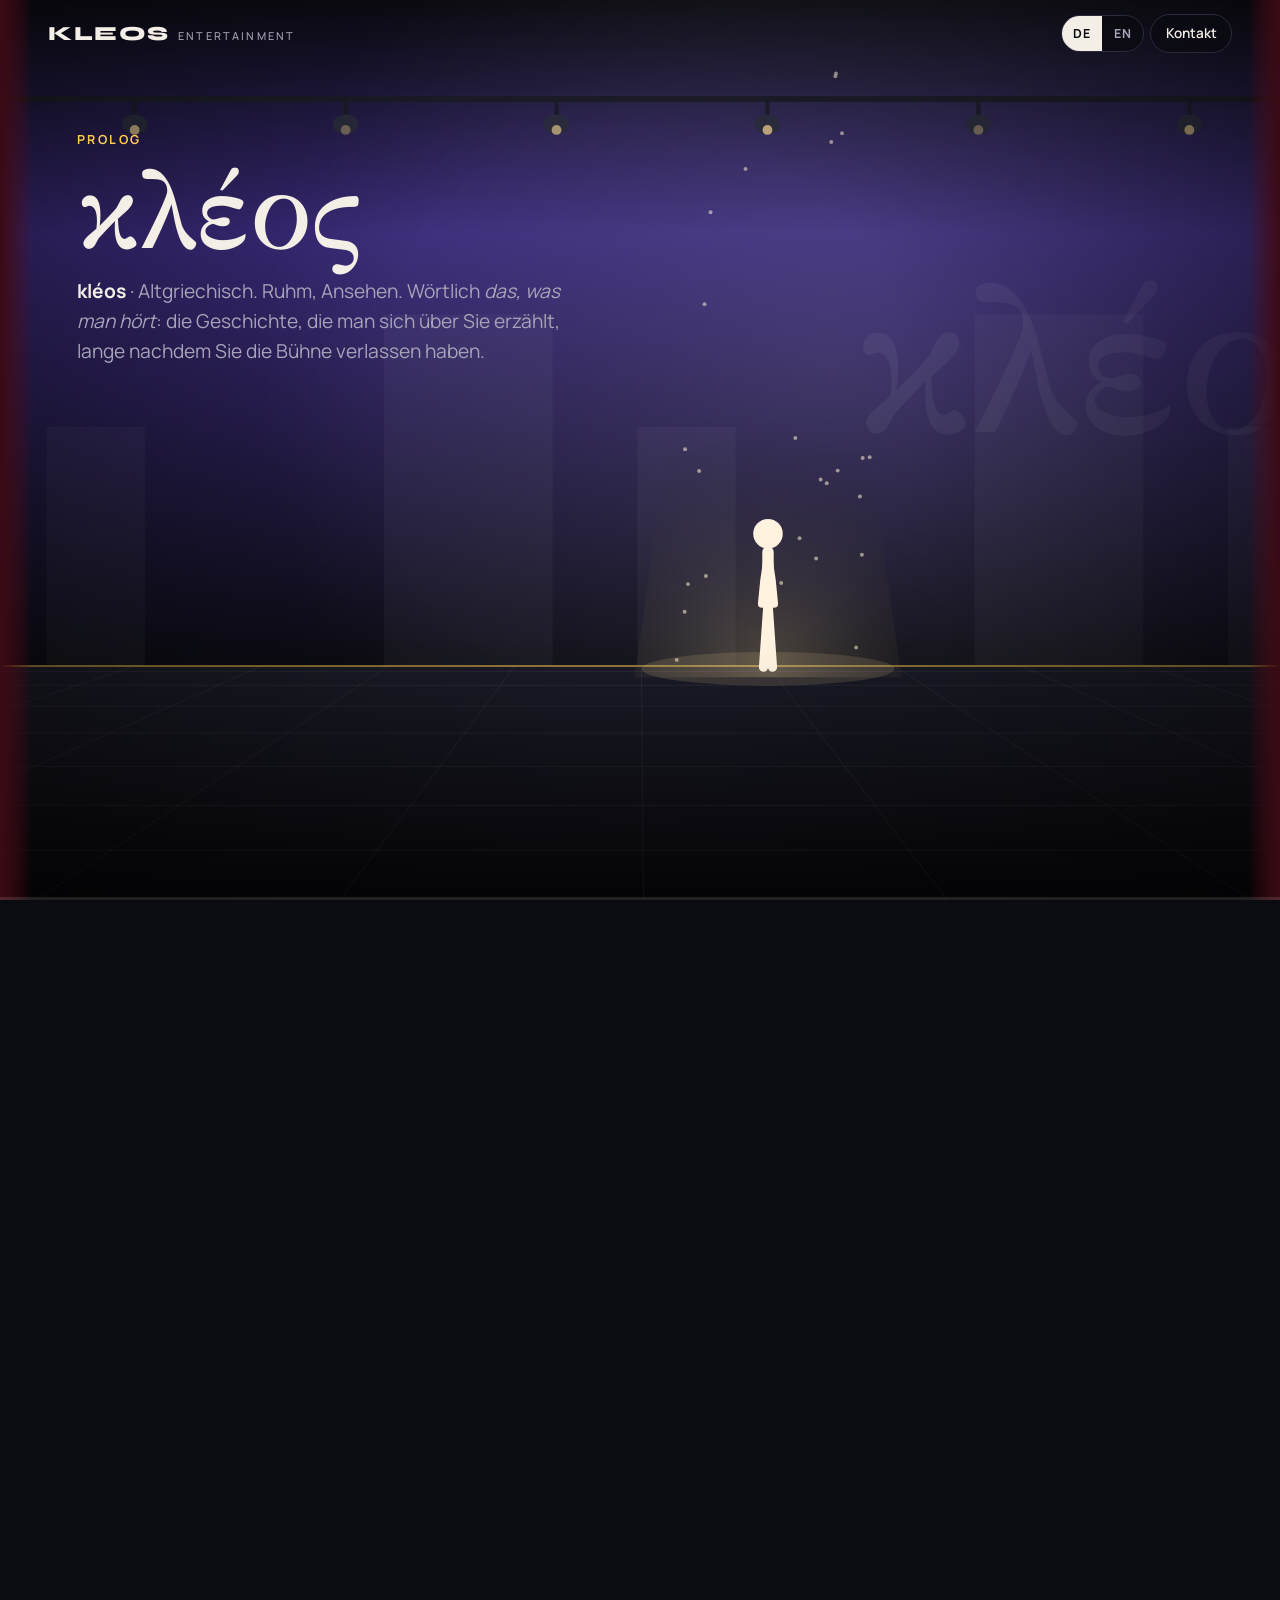
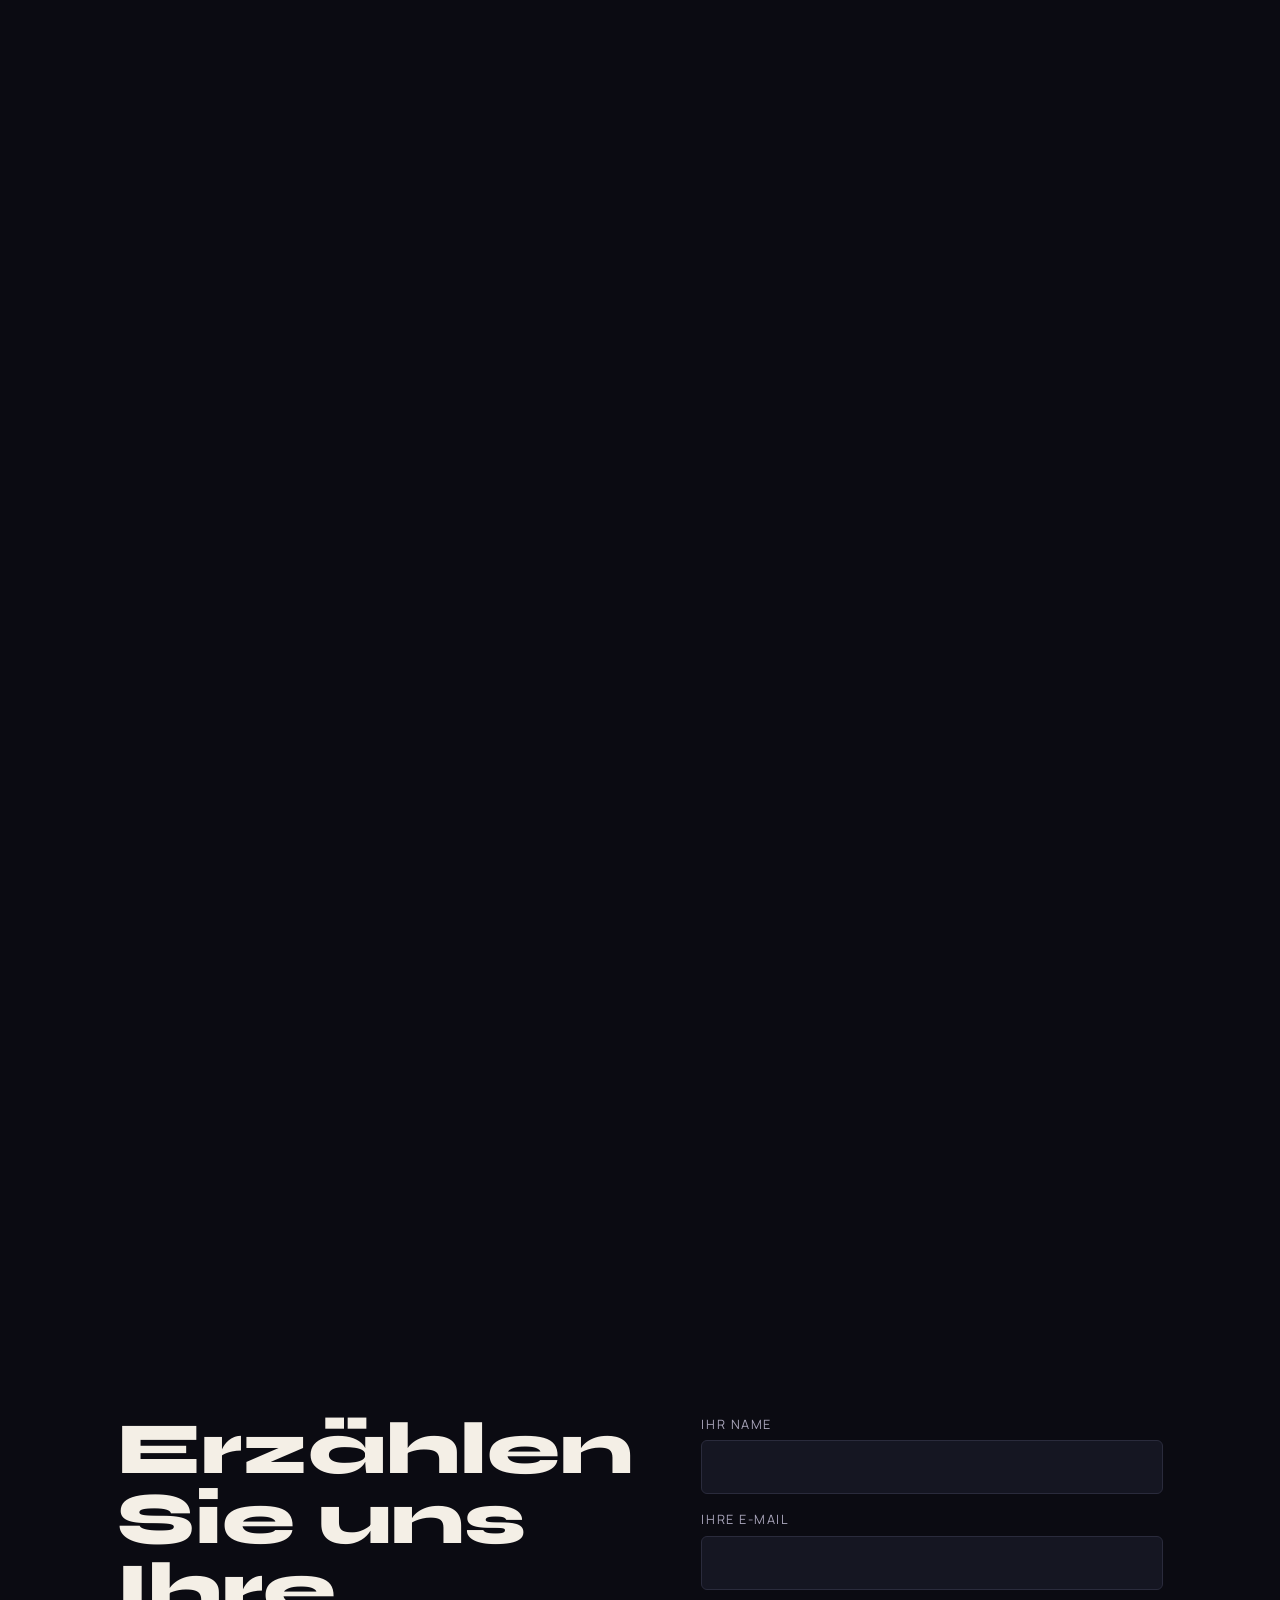
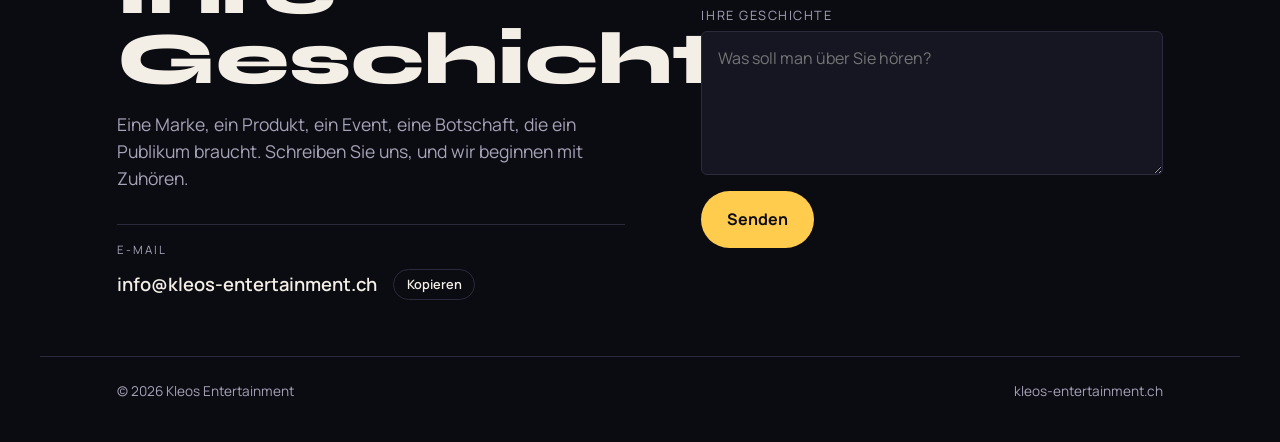
<file: index.html>
<!doctype html>
<html lang="de">
<head>
<meta charset="utf-8">
<meta name="viewport" content="width=device-width, initial-scale=1, viewport-fit=cover">
<title>Kleos Stage</title>
<link rel="preconnect" href="https://fonts.googleapis.com"><link rel="preconnect" href="https://fonts.gstatic.com" crossorigin>
<link rel="stylesheet" href="https://fonts.googleapis.com/css2?family=Syne:wght@600;700;800&family=Manrope:wght@400;500;700&family=GFS+Didot&display=swap">
<style>
:root{--bg:#0b0b12;--fg:#f4efe6;--muted:#a7a3b8;--accent:#ffcc4d;--accent2:#ff5e57;--line:#2a2b3c;--field:#151622;
  --f-display:"Syne",sans-serif;--f-body:"Manrope",system-ui,sans-serif;color-scheme:dark}
.card{left:clamp(16px,6vw,96px);top:clamp(76px,14vh,140px);max-width:min(34rem,calc(100vw - 32px))}
.card .act{font-family:var(--f-body);font-weight:700;font-size:.78rem;letter-spacing:.2em;text-transform:uppercase;color:var(--accent)}
.card h2{font-family:var(--f-display);font-weight:800;font-size:clamp(2.1rem,5.6vw,4.4rem);line-height:.98;margin:.35rem 0 .7rem;text-wrap:balance;transform:translateY(calc((1 - var(--o,1))*18px))}
.card.prologue h2{font-family:"GFS Didot",serif;font-weight:400;font-size:clamp(3.4rem,10vw,7rem)}
.card p{margin:0;font-size:clamp(1rem,1.6vw,1.2rem);line-height:1.55;color:var(--muted);max-width:32rem}
.card p b{color:var(--fg)}
@media (max-width:640px){.card{top:72px}}

.lang{display:flex;border:1.5px solid var(--line);border-radius:99px;overflow:hidden;background:color-mix(in srgb,var(--bg) 70%,transparent);backdrop-filter:blur(6px);pointer-events:auto}
.lang button{font:inherit;font-size:.78rem;font-weight:700;letter-spacing:.08em;color:var(--muted);background:transparent;border:0;padding:.5rem .7rem;cursor:pointer}
.lang button[aria-pressed="true"]{color:var(--bg);background:var(--fg)}
.top nav{align-items:center}
*{box-sizing:border-box}
html{scroll-behavior:smooth}
body{margin:0;background:var(--bg);color:var(--fg);font-family:var(--f-body);font-size:16px;line-height:1.55}
:focus-visible{outline:2px solid var(--accent);outline-offset:3px}
.top{position:fixed;left:0;right:0;top:0;z-index:10;display:flex;align-items:center;justify-content:space-between;gap:1rem;padding:calc(14px + env(safe-area-inset-top,0px)) clamp(16px,4vw,48px) 14px;pointer-events:none}
.top a{pointer-events:auto;color:var(--fg);text-decoration:none}
.mark{font-family:var(--f-display);font-weight:800;font-size:1.25rem;letter-spacing:.08em;display:flex;align-items:baseline;gap:.5rem}
.mark small{font-family:var(--f-body);font-weight:500;font-size:.68rem;letter-spacing:.2em;text-transform:uppercase;color:var(--muted)}
.top nav{display:flex;gap:.4rem}
.top nav a{font-size:.85rem;font-weight:600;padding:.5rem .9rem;border:1.5px solid var(--line);border-radius:99px;background:color-mix(in srgb,var(--bg) 70%,transparent);backdrop-filter:blur(6px)}
.top nav a:hover{border-color:var(--accent);color:var(--accent)}
@media (max-width:520px){.mark small{display:none}}
.story{height:var(--len,855vh);position:relative}
.stage{position:sticky;top:0;height:100vh;height:100dvh;overflow:hidden}
#world{position:absolute;inset:0;width:100%;height:100%;display:block}
.cards{position:absolute;inset:0;pointer-events:none}
.card{position:absolute;opacity:0}
.card:first-child{opacity:1}
.progress{position:absolute;left:0;right:0;bottom:0;height:3px;background:color-mix(in srgb,var(--fg) 12%,transparent)}
.progress i{display:block;height:100%;background:var(--accent);transform-origin:left;transform:scaleX(0)}
.sr{position:absolute;width:1px;height:1px;overflow:hidden;clip:rect(0 0 0 0);white-space:nowrap}

.contact{padding-inline:clamp(16px,6vw,96px);padding-block:clamp(64px,10vw,120px) 40px;display:grid;grid-template-columns:minmax(0,1.1fr) minmax(0,1fr);gap:clamp(32px,6vw,80px);max-width:1200px;margin:0 auto}
@media (max-width:800px){.contact{grid-template-columns:1fr}}
.contact h2{font-family:var(--f-display);font-weight:800;font-size:clamp(2.4rem,6vw,4.6rem);line-height:.95;margin:0 0 1rem;text-wrap:balance}
.contact .lead{color:var(--muted);font-size:1.1rem;max-width:30rem;margin:0 0 2rem}
.reach{display:grid;gap:1rem}
.reach .row{display:flex;flex-wrap:wrap;align-items:center;gap:.6rem 1rem;padding-block:1rem;border-top:1.5px solid var(--line)}
.reach .k{font-size:.72rem;letter-spacing:.18em;text-transform:uppercase;color:var(--muted);width:100%}
.reach a,.reach #mail-text{color:var(--fg);font-size:1.15rem;font-weight:600;text-decoration:none;word-break:break-all}
.reach a:hover{color:var(--accent)}
.chip{font:inherit;font-size:.8rem;font-weight:600;color:var(--fg);background:transparent;border:1.5px solid var(--line);border-radius:99px;padding:.3rem .8rem;cursor:pointer}
.chip:hover{border-color:var(--accent);color:var(--accent)}
form{display:grid;gap:1rem;align-content:start}
label{display:grid;gap:.35rem;font-size:.8rem;letter-spacing:.12em;text-transform:uppercase;color:var(--muted)}
input,textarea{font:inherit;font-size:1rem;letter-spacing:0;text-transform:none;color:var(--fg);background:var(--field);border:1.5px solid var(--line);border-radius:6px;padding:.85rem 1rem;width:100%}
textarea{min-height:9rem;resize:vertical}
input:focus,textarea:focus{outline:none;border-color:var(--accent)}
.send{font:inherit;font-weight:700;font-size:1rem;color:var(--bg);background:var(--accent);border:0;border-radius:99px;padding:1rem 1.6rem;cursor:pointer;justify-self:start}
.send:hover{background:var(--accent2)}
.send:disabled{opacity:.6;cursor:wait}
#form-note{min-height:1.4em;margin:0;color:var(--muted);font-size:.92rem}
footer{padding-inline:clamp(16px,6vw,96px);padding-block:24px 40px;color:var(--muted);font-size:.85rem;max-width:1200px;margin:0 auto;border-top:1.5px solid var(--line);display:flex;flex-wrap:wrap;justify-content:space-between;gap:.5rem}
</style>
</head>
<body>


<header class="top">
  <a class="mark" href="#story" data-i18n-aria="home" aria-label="Kleos Entertainment, zurück zum Anfang">KLEOS<small>Entertainment</small></a>
  <nav aria-label="Menu">
    <div class="lang" role="group" data-i18n-aria="lang" aria-label="Sprache"><button type="button" data-lang="de" aria-pressed="true">DE</button><button type="button" data-lang="en" aria-pressed="false">EN</button></div>
    <a href="#contact" data-i18n="contact">Kontakt</a>
  </nav>
</header>

<section id="story" class="story" data-i18n-aria="story" aria-label="Die Geschichte von Kleos Entertainment in neun Szenen">
  <div class="stage">
    <canvas id="world" aria-hidden="true"></canvas>
    <div class="cards">
      <article class="card prologue" data-act="Prolog" data-short="κλέος"><span class="act">Prolog</span><h2>κλέος</h2><p><b>kléos</b> · Altgriechisch. Ruhm, Ansehen. Wörtlich <i>das, was man hört</i>: die Geschichte, die man sich über Sie erzählt, lange nachdem Sie die Bühne verlassen haben.</p></article><article class="card" data-act="Akt I" data-short="Die Helden"><span class="act">Akt I</span><h2>Jeder Held hatte seine eigene Geschichte.</h2><p>Andere Taten, andere Lieder. Genau das machte jeden von ihnen unvergesslich.</p></article><article class="card" data-act="Akt II" data-short="Ihre Marke"><span class="act">Akt II</span><h2>Jede Marke auch.</h2><p>Darum arbeiten wir nie nach Schema F. Eine Vorlage lässt Sie aussehen wie alle anderen.</p></article><article class="card" data-act="Akt III · Zuhören" data-short="Zuhören"><span class="act">Akt III · Zuhören</span><h2>Zuerst hören wir zu.</h2><p>Wir recherchieren Ihre Marke, Ihr Produkt und die Menschen, die es nutzen, bis wir wissen, wie man Sie heute sieht.</p></article><article class="card" data-act="Akt IV · Finden" data-short="Finden"><span class="act">Akt IV · Finden</span><h2>Dann graben wir nach dem, was nur Sie haben.</h2><p>Ihren USP. Wenn Ihre Geschichte auch zur Konkurrenz passen könnte, gehen die Leute zur Konkurrenz.</p></article><article class="card" data-act="Akt V · Erzählen" data-short="Erzählen"><span class="act">Akt V · Erzählen</span><h2>Dann erzählen wir sie so, dass man zuhören will.</h2><p>Wer gut unterhalten wird, hört mit den Ohren und mit dem Herzen zu. So bleibt eine Botschaft hängen.</p></article><article class="card" data-act="Heldentat · Orangina Schweiz" data-short="Ein Kostüm"><span class="act">Heldentat · Orangina Schweiz</span><h2>Ein Kostüm. Eine ganze Figur.</h2><p>Kleines Budget, grosse Idee: eine Figur, die die Geschichte der Marke in kurzen, witzigen Clips für Social Media erzählt.</p></article><article class="card" data-act="Heldentat · Eurovision Song Contest" data-short="Showfieber"><span class="act">Heldentat · Eurovision Song Contest</span><h2>Ein Sicherheitsbriefing, das Lust auf die Show macht.</h2><p>Das Briefing für alle Delegationen und Crews, gedreht in einer Kulisse wie die Show selbst, mit Witzen für die Fans. Danach kannten alle die Regeln und kamen schon in Feststimmung in die Halle.</p></article><article class="card" data-act="Ihr Auftritt" data-short="Ihre Geschichte"><span class="act">Ihr Auftritt</span><h2>Was wird man über Sie erzählen?</h2><p>Finden wir Ihr Kleos. Scrollen Sie weiter und erzählen Sie uns davon.</p></article>
    </div>
    <div class="progress" aria-hidden="true"><i id="bar"></i></div>
  </div>
</section>

<section id="contact" class="contact" data-i18n-aria="contact" aria-label="Kontakt">
  <div>
    <h2 data-i18n="h2">Erzählen Sie uns Ihre Geschichte.</h2>
    <p class="lead" data-i18n="lead">Eine Marke, ein Produkt, ein Event, eine Botschaft, die ein Publikum braucht. Schreiben Sie uns, und wir beginnen mit Zuhören.</p>
    <div class="reach">
      <div class="row"><span class="k" data-i18n="email">E-Mail</span><span id="mail-text">info@kleos-entertainment.ch</span><button class="chip" id="copy-mail" type="button" data-mail="info@kleos-entertainment.ch" data-i18n="copy">Kopieren</button></div>
    </div>
  </div>
  <form id="contact-form" data-to="info@kleos-entertainment.ch" novalidate>
    <label for="f-name"><span data-i18n="name">Ihr Name</span><input id="f-name" name="name" autocomplete="name" required></label>
    <label for="f-email"><span data-i18n="mail">Ihre E-Mail</span><input id="f-email" name="email" type="email" autocomplete="email" required></label>
    <label for="f-msg"><span data-i18n="msg">Ihre Geschichte</span><textarea id="f-msg" name="message" data-i18n-ph="ph" placeholder="Was soll man über Sie hören?" required></textarea></label>
    <input type="text" name="_honey" tabindex="-1" autocomplete="off" aria-hidden="true" style="position:absolute;left:-9999px">
    <button class="send" type="submit" data-i18n="send">Senden</button>
    <p id="form-note" aria-live="polite"></p>
  </form>
</section>
<footer><span>© 2026 Kleos Entertainment</span><span>kleos-entertainment.ch</span></footer>

<script>window.I18N={"de": {"ui": {"contact": "Kontakt", "home": "Kleos Entertainment, zurück zum Anfang", "story": "Die Geschichte von Kleos Entertainment in neun Szenen", "h2": "Erzählen Sie uns Ihre Geschichte.", "lead": "Eine Marke, ein Produkt, ein Event, eine Botschaft, die ein Publikum braucht. Schreiben Sie uns, und wir beginnen mit Zuhören.", "email": "E-Mail", "copy": "Kopieren", "copied": "Kopiert", "selected": "Markiert", "name": "Ihr Name", "mail": "Ihre E-Mail", "msg": "Ihre Geschichte", "ph": "Was soll man über Sie hören?", "send": "Senden", "newstory": "Neue Geschichte", "present": "HEUTE", "note": "Das hat nicht geklappt, darum öffnet sich jetzt Ihr Mail-Programm. Sie können auch direkt an {to} schreiben.", "thanks": "Danke! Ihre Nachricht ist bei uns angekommen. Wir melden uns bald.", "sending": "Wird gesendet …", "missing": "Bitte Name, eine gültige E-Mail und Ihre Nachricht ausfüllen.", "lang": "Sprache"}, "acts": [{"act": "Prolog", "short": "κλέος", "h2": "κλέος", "p": "<b>kléos</b> · Altgriechisch. Ruhm, Ansehen. Wörtlich <i>das, was man hört</i>: die Geschichte, die man sich über Sie erzählt, lange nachdem Sie die Bühne verlassen haben."}, {"act": "Akt I", "short": "Die Helden", "h2": "Jeder Held hatte seine eigene Geschichte.", "p": "Andere Taten, andere Lieder. Genau das machte jeden von ihnen unvergesslich."}, {"act": "Akt II", "short": "Ihre Marke", "h2": "Jede Marke auch.", "p": "Darum arbeiten wir nie nach Schema F. Eine Vorlage lässt Sie aussehen wie alle anderen."}, {"act": "Akt III · Zuhören", "short": "Zuhören", "h2": "Zuerst hören wir zu.", "p": "Wir recherchieren Ihre Marke, Ihr Produkt und die Menschen, die es nutzen, bis wir wissen, wie man Sie heute sieht."}, {"act": "Akt IV · Finden", "short": "Finden", "h2": "Dann graben wir nach dem, was nur Sie haben.", "p": "Ihren USP. Wenn Ihre Geschichte auch zur Konkurrenz passen könnte, gehen die Leute zur Konkurrenz."}, {"act": "Akt V · Erzählen", "short": "Erzählen", "h2": "Dann erzählen wir sie so, dass man zuhören will.", "p": "Wer gut unterhalten wird, hört mit den Ohren und mit dem Herzen zu. So bleibt eine Botschaft hängen."}, {"act": "Heldentat · Orangina Schweiz", "short": "Ein Kostüm", "h2": "Ein Kostüm. Eine ganze Figur.", "p": "Kleines Budget, grosse Idee: eine Figur, die die Geschichte der Marke in kurzen, witzigen Clips für Social Media erzählt."}, {"act": "Heldentat · Eurovision Song Contest", "short": "Showfieber", "h2": "Ein Sicherheitsbriefing, das Lust auf die Show macht.", "p": "Das Briefing für alle Delegationen und Crews, gedreht in einer Kulisse wie die Show selbst, mit Witzen für die Fans. Danach kannten alle die Regeln und kamen schon in Feststimmung in die Halle."}, {"act": "Ihr Auftritt", "short": "Ihre Geschichte", "h2": "Was wird man über Sie erzählen?", "p": "Finden wir Ihr Kleos. Scrollen Sie weiter und erzählen Sie uns davon."}]}, "en": {"ui": {"contact": "Contact", "home": "Kleos Entertainment, back to the start", "story": "The story of Kleos Entertainment, in nine scenes", "h2": "Tell us your story.", "lead": "A brand, a product, an event, a message that needs an audience. Write to us and we'll start by listening.", "email": "Email", "copy": "Copy", "copied": "Copied", "selected": "Selected", "name": "Your name", "mail": "Your email", "msg": "Your story", "ph": "What should people hear about you?", "send": "Send", "newstory": "New story", "present": "PRESENT DAY", "note": "That didn’t work, so your mail app is opening instead. You can also write to {to} directly.", "thanks": "Thank you! Your message has reached us. We’ll be in touch soon.", "sending": "Sending …", "missing": "Please fill in your name, a valid email and your message.", "lang": "Language"}, "acts": [{"act": "Prologue", "short": "κλέος", "h2": "κλέος", "p": "<b>kléos</b> · Ancient Greek. Glory, renown. Literally <i>what is heard</i>: the story people tell about you, long after you leave the stage."}, {"act": "Act I", "short": "The heroes", "h2": "Every hero had a story of their own.", "p": "Different deeds, different songs. That is what made each of them unforgettable."}, {"act": "Act II", "short": "Your brand", "h2": "So does every brand.", "p": "Which is why we don't do cookie-cutter. A template makes you look like everyone else."}, {"act": "Act III · Listen", "short": "Listen", "h2": "First, we listen.", "p": "We research your brand, your product and the people who use it, until we know how they see you today."}, {"act": "Act IV · Find", "short": "Find", "h2": "Then we dig for what only you have.", "p": "Your USP. If your story could belong to a competitor, people will go to the competitor."}, {"act": "Act V · Tell", "short": "Tell", "h2": "Then we tell it so people want to hear it.", "p": "Entertain people and they listen with their ears and their hearts. That is how a message sticks."}, {"act": "Deed · Orangina Switzerland", "short": "One costume", "h2": "One costume. A whole character.", "p": "Small budget, big idea: a character who tells the brand's story in short, funny clips for social media."}, {"act": "Deed · Eurovision Song Contest", "short": "Stage fever", "h2": "A safety briefing with stage fever.", "p": "The briefing for every delegation and crew, filmed on a set that feels like the show, with jokes for the fans. They learned the rules and walked in already fired up."}, {"act": "Your turn", "short": "Your story", "h2": "What will they hear about you?", "p": "Let's find your kleos. Scroll on and tell us about it."}]}};
(function(){
  const pick=()=>{try{const q=new URLSearchParams(location.search).get('lang');if(q==='de'||q==='en')return q}catch(e){}
    try{const v=localStorage.getItem('kleos-lang');if(v==='de'||v==='en')return v}catch(e){}return 'de'};
  function apply(l){window.LANG=l;const D=window.I18N[l];document.documentElement.lang=l;
    document.querySelectorAll('[data-i18n]').forEach(e=>e.textContent=D.ui[e.dataset.i18n]);
    document.querySelectorAll('[data-i18n-aria]').forEach(e=>e.setAttribute('aria-label',D.ui[e.dataset.i18nAria]));
    document.querySelectorAll('[data-i18n-ph]').forEach(e=>e.placeholder=D.ui[e.dataset.i18nPh]);
    document.querySelectorAll('.card').forEach((c,i)=>{const a=D.acts[i];c.dataset.act=a.act;c.dataset.short=a.short;c.querySelector('.act').textContent=a.act;c.querySelector('h2').innerHTML=a.h2;c.querySelector('p').innerHTML=a.p});
    document.querySelectorAll('[data-lang]').forEach(b=>b.setAttribute('aria-pressed',b.dataset.lang===l));
    const n=document.getElementById('form-note');if(n)n.textContent=''}
  window.LANG='de';
  document.addEventListener('DOMContentLoaded',()=>{});
  const init=()=>{apply(pick());document.querySelectorAll('[data-lang]').forEach(b=>b.addEventListener('click',()=>{apply(b.dataset.lang);try{localStorage.setItem('kleos-lang',b.dataset.lang)}catch(e){}}))};
  if(document.readyState==='loading')document.addEventListener('DOMContentLoaded',init);else init();
})();
</script>
<script>
window.THEME=(function(){
  const cyc=['#3a2a7a','#5a1f6e','#1f4f66','#6b3a12','#1d4a7a','#6e1f3f','#6b4a10','#3a1f7a','#16505a'];
  const hex=h=>[1,3,5].map(i=>parseInt(h.slice(i,i+2),16));
  const mix=(a,b,k)=>{const A=hex(a),B=hex(b);return'rgb('+A.map((v,i)=>Math.round(v+(B[i]-v)*k)).join(',')+')'};
  const base={bg:'#0b0b12',set:'#30324a',dim:'#4f5373',hero:'#fff3df',light:'rgba(255,224,160,.5)',dust:'rgba(255,240,210,.55)',ghost:'rgba(255,255,255,.06)',a1:'#ffcc4d',a2:'#ff5e57',a3:'#6fe3d0',crowd:'#040409'};
  return{
    ground:.74,groundMobile:.8,heroAt:.4,heroAtWide:.6,heroWeight:6.5,display:'"Syne",sans-serif',body:'"Manrope",sans-serif',greek:'"GFS Didot",serif',
    pal(k){const u=k*(cyc.length-1),i=Math.min(cyc.length-2,Math.floor(u));return Object.assign({cyc:mix(cyc[i],cyc[i+1],u-i)},base)},
    back(x,{W,H,gy,s,cam,t,C}){
      const g=x.createLinearGradient(0,0,0,gy);g.addColorStop(0,C.bg);g.addColorStop(.35,C.cyc);g.addColorStop(1,C.bg);x.fillStyle=g;x.fillRect(0,0,W,gy+2);
      // a soft wash of light drifting on the cyclorama
      const bx=W*.6-((cam*.08)%(W*1.4)),r=Math.max(W,H)*.45,b=x.createRadialGradient(bx,gy*.55,10,bx,gy*.55,r);b.addColorStop(0,'rgba(255,255,255,.10)');b.addColorStop(1,'rgba(255,255,255,0)');x.fillStyle=b;x.fillRect(0,0,W,gy);
      // lighting truss with lamps, slower than the stage for depth
      const ty=Math.max(54,H*.11);x.fillStyle='#1b1c28';x.fillRect(0,ty-3,W,6);
      const step=150*s,off=-((cam*.45)%step);
      for(let px=off-step;px<W+step;px+=step){x.fillStyle='#1b1c28';x.fillRect(px-2,ty,4,14*s);x.fillStyle='#2a2c3d';x.beginPath();x.ellipse(px,ty+18*s,9*s,7*s,0,0,7);x.fill();
        const on=.5+.5*Math.sin(t*.8+px*.01);x.fillStyle=`rgba(255,220,150,${.35+.4*on})`;x.beginPath();x.arc(px,ty+22*s,3.5*s,0,7);x.fill()}
      // far flats: tall panels sliding at half speed
      const fs=420*s,fo=-((cam*.5)%fs);x.fillStyle='rgba(255,255,255,.035)';
      for(let px=fo-fs;px<W+fs;px+=fs){x.fillRect(px,gy-250*s,120*s,250*s);x.fillRect(px+180*s,gy-170*s,70*s,170*s)}
    },
    floor(x,{W,H,gy,s,cam,C}){const g=x.createLinearGradient(0,gy,0,H);g.addColorStop(0,'#1a1a26');g.addColorStop(1,'#050508');x.fillStyle=g;x.fillRect(0,gy,W,H-gy);
      x.strokeStyle='rgba(255,255,255,.05)';x.lineWidth=1;for(let i=1;i<8;i++){const yy=gy+Math.pow(i/8,1.8)*(H-gy);x.beginPath();x.moveTo(0,yy);x.lineTo(W,yy);x.stroke()}
      const step=90*s,off=-(cam%step);for(let px=off;px<W+step;px+=step){x.beginPath();x.moveTo(px,gy);x.lineTo(px+(px-W/2)*1.4,H);x.stroke()}
      x.fillStyle='rgba(255,204,77,.5)';x.fillRect(0,gy-1,W,2)},
    post(x,{W,H}){const v=x.createRadialGradient(W/2,H*.45,Math.min(W,H)*.3,W/2,H*.45,Math.max(W,H)*.75);v.addColorStop(0,'rgba(0,0,0,0)');v.addColorStop(1,'rgba(0,0,0,.6)');x.fillStyle=v;x.fillRect(0,0,W,H);
      const cw=Math.max(10,W*.025);[[0,1],[W-cw,-1]].forEach(([px])=>{const g=x.createLinearGradient(px,0,px+cw,0);g.addColorStop(0,px?'rgba(90,10,24,0)':'#3a0a14');g.addColorStop(1,px?'#3a0a14':'rgba(90,10,24,0)');x.fillStyle=g;x.fillRect(px,0,cw,H)})},
  };
})();
</script>
<script>// Kleos story engine: a scroll-driven stage on which one hero walks through the acts.
// A theme (window.THEME) supplies the palette, background, floor and post effects.
(function(){
const T=window.THEME;
const reduce=matchMedia('(prefers-reduced-motion: reduce)').matches;
const story=document.getElementById('story');
const cv=document.getElementById('world'),x=cv.getContext('2d');
const cards=[...document.querySelectorAll('.card')];
const bar=document.getElementById('bar');
const N=cards.length, WALK=.6;
let W=0,H=0,gy=0,s=1,S=600,t=0,pos=0,act=0,idx=0,walking=false,fw=0,cam=0;

const clamp=(v,a=0,b=1)=>Math.max(a,Math.min(b,v));
const ease=v=>v<.5?2*v*v:1-Math.pow(-2*v+2,2)/2;
const back=v=>{const c1=1.7,c3=c1+1;return 1+c3*Math.pow(v-1,3)+c1*Math.pow(v-1,2)};
const lerp=(a,b,k)=>a+(b-a)*k;

function resize(){
  const d=Math.min(2,devicePixelRatio||1);W=cv.clientWidth;H=cv.clientHeight;
  cv.width=Math.round(W*d);cv.height=Math.round(H*d);x.setTransform(d,0,0,d,0,0);
  gy=H*(W<640?T.groundMobile:T.ground);s=clamp(Math.min(H/640,W/420),.62,1.45);S=Math.max(W*.85,520*s);
  story.style.setProperty('--len',(N*95)+'vh');
}

function read(){
  const top=-story.getBoundingClientRect().top,total=Math.max(1,story.offsetHeight-innerHeight);
  const Q=clamp(top/total)*(N-1+WALK);
  idx=Math.min(N-1,Math.floor(Q));const f=Q-idx;
  if(idx===N-1){act=clamp(f/WALK);pos=N-1;walking=false;fw=0}
  else if(f<WALK){act=f/WALK;pos=idx;walking=false;fw=0}
  else{act=1;fw=(f-WALK)/(1-WALK);pos=idx+ease(fw);walking=true}
}
const actOf=j=>j<idx?1:j>idx?0:(walking?1:act);

/* ---------- drawing helpers ---------- */
const P=()=>T.pal(pos/(N-1));
function circ(cx,cy,r,c){x.fillStyle=c;x.beginPath();x.arc(cx,cy,r,0,Math.PI*2);x.fill()}
function line(pts,c,w){x.strokeStyle=c;x.lineWidth=w;x.lineCap='round';x.lineJoin='round';x.beginPath();pts.forEach((p,i)=>i?x.lineTo(p[0],p[1]):x.moveTo(p[0],p[1]));x.stroke()}
function heart(cx,cy,r,c){x.fillStyle=c;x.beginPath();x.moveTo(cx,cy+r*.9);x.bezierCurveTo(cx-r*1.6,cy-r*.2,cx-r*.7,cy-r*1.4,cx,cy-r*.4);x.bezierCurveTo(cx+r*.7,cy-r*1.4,cx+r*1.6,cy-r*.2,cx,cy+r*.9);x.fill()}
function star(cx,cy,r,c,rot=0){x.fillStyle=c;x.beginPath();for(let i=0;i<10;i++){const a=rot+i*Math.PI/5-Math.PI/2,rr=i%2?r*.45:r;x.lineTo(cx+Math.cos(a)*rr,cy+Math.sin(a)*rr)}x.fill()}
function rrect(px,py,w,h,r,c,stroke){x.beginPath();x.roundRect?x.roundRect(px,py,w,h,r):x.rect(px,py,w,h);if(stroke){x.strokeStyle=c;x.lineWidth=stroke;x.stroke()}else{x.fillStyle=c;x.fill()}}
function txt(str,px,py,size,c,font,align='center',alpha=1){x.save();x.globalAlpha*=alpha;x.fillStyle=c;x.font=`${size}px ${font}`;x.textAlign=align;x.textBaseline='middle';x.fillText(str,px,py);x.restore()}
function rnd(i){const v=Math.sin(i*127.1+311.7)*43758.5453;return v-Math.floor(v)}

/* ---------- the hero ---------- */
function limb(o,a,b,L){const e=[o[0]+Math.sin(a)*L,o[1]+Math.cos(a)*L];return [e,[e[0]+Math.sin(b)*L,e[1]+Math.cos(b)*L]]}
const POSE={
  stand:()=>({legs:[[.07,0],[-.07,0]],arms:[[.15,.1],[-.15,-.1]],lean:0}),
  walk:ph=>({legs:[[Math.sin(ph)*.5,Math.max(0,-Math.cos(ph))*.9],[-Math.sin(ph)*.5,Math.max(0,Math.cos(ph))*.9]],arms:[[-Math.sin(ph)*.45,-Math.sin(ph)*.45+.35],[Math.sin(ph)*.45,Math.sin(ph)*.45+.35]],lean:.08,bob:Math.abs(Math.cos(ph))*2}),
  open:()=>({legs:[[.18,0],[-.18,0]],arms:[[.9,1.2],[-.9,-1.2]],lean:0}),
  ear:t=>({legs:[[.1,0],[-.05,0]],arms:[[2.25,4.15],[.1,.05]],lean:.16+Math.sin(t*2)*.03}),
  dig:t=>{const k=Math.sin(t*4);return{legs:[[.35,.2],[-.25,.1]],arms:[[.95+k*.35,.45+k*.35],[.75+k*.35,.25+k*.35]],lean:.5+k*.12,dig:k}},
  mic:t=>({legs:[[.15,0],[-.15,0]],arms:[[1.0,2.65],[-2.2-Math.sin(t*3)*.2,-2.6]],lean:-.04}),
  cheer:t=>({legs:[[.2,0],[-.2,0]],arms:[[2.6+Math.sin(t*9)*.15,3.0],[-2.6-Math.sin(t*9)*.15,-3.0]],lean:0,bob:Math.abs(Math.sin(t*6))*6}),
  wave:t=>({legs:[[.12,0],[-.12,0]],arms:[[2.5,2.9+Math.sin(t*7)*.45],[-.2,-.1]],lean:0}),
  board:t=>({legs:[[.1,0],[-.1,0]],arms:[[1.25,2.2],[.6+Math.sin(t*5)*.15,1.9]],lean:.05}),
  bounce:t=>({legs:[[Math.sin(t*6)*.25,0],[-Math.sin(t*6)*.25,0]],arms:[[1.65,1.9+Math.sin(t*6)*.3],[-1.65,-1.9-Math.sin(t*6)*.3]],lean:0,bob:Math.abs(Math.sin(t*6))*8}),
  front:t=>({legs:[[.22,0],[-.22,0]],arms:[[2.55,2.95+Math.sin(t*7)*.4],[-.45,-.3]],lean:0}),
};
function mixPose(a,b,k){const m=(p,q)=>p.map((v,i)=>Array.isArray(v)?m(v,q[i]):lerp(v,q[i],k));return{legs:m(a.legs,b.legs),arms:m(a.arms,b.arms),lean:lerp(a.lean||0,b.lean||0,k),bob:lerp(a.bob||0,b.bob||0,k),dig:b.dig}}
function drawHero(hx,p,col,w){
  const L=23*s,A=17*s,hip=[hx,gy-2*L-(p.bob||0)*s+1*s];
  const ln=p.lean||0,neck=[hip[0]+Math.sin(ln)*36*s,hip[1]-Math.cos(ln)*36*s];
  const head=[neck[0]+Math.sin(ln)*13*s,neck[1]-Math.cos(ln)*13*s];
  const sh=[lerp(neck[0],hip[0],.08),lerp(neck[1],hip[1],.08)];
  const lw=(w||6)*s;
  p.legs.forEach(([a,b])=>{const [k,f]=limb(hip,a,a-b,L);line([hip,k,f],col,lw)});
  line([hip,neck],col,lw*1.25);
  const hands=p.arms.map(([a,b])=>{const [e,h]=limb(sh,a,b,A);line([sh,e,h],col,lw*.9);return h});
  circ(head[0],head[1],10.5*s,col);
  return{hip,neck,head,sh,hands,L};
}

/* ---------- acts: props drawn around the hero's mark (cx) ---------- */
const SC=[
 // 0 Prologue: a spotlight finds the hero, the word hangs in the dark
 {pose:(a,t)=>mixPose(POSE.stand(),POSE.open(),ease(a)),
  draw(cx,a,C){const k=.45+.55*a;
    const g=x.createRadialGradient(cx,gy,4,cx,gy,170*s);g.addColorStop(0,C.light);g.addColorStop(1,'transparent');
    x.save();x.globalAlpha=k;x.fillStyle=g;x.beginPath();x.moveTo(cx-24*s,-10);x.lineTo(cx+24*s,-10);x.lineTo(cx+95*s,gy+8*s);x.lineTo(cx-95*s,gy+8*s);x.fill();
    x.globalAlpha=k*.6;x.fillStyle=C.light;x.beginPath();x.ellipse(cx,gy+2*s,90*s,12*s,0,0,7);x.fill();x.restore();
    for(let i=0;i<26;i++){const px=cx+(rnd(i)-.5)*150*s,py=gy-((t*14*(.4+rnd(i+9))+rnd(i+3)*H)%(gy));circ(px,py,1.4*s,C.dust)}
    txt('κλέος',cx+(W<640?0:250*s),gy-(W<640?260:200)*s,(W<640?90:150)*s,C.ghost,T.greek,'center',.9);}},
 // 1 Act I: three heroes on plinths light up, theatre masks above
 {pose:(a,t)=>POSE.stand(),
  draw(cx,a,C){const xs=[cx+95*s,cx+175*s,cx+255*s];
    xs.forEach((px,i)=>{const on=clamp(a*3.2-i*.9);const py=gy-26*s;
      rrect(px-26*s,py,52*s,26*s,3*s,C.set);
      if(on>0){const g=x.createLinearGradient(px,0,px,py);g.addColorStop(0,'transparent');g.addColorStop(1,C.light);x.save();x.globalAlpha=on*.7;x.fillStyle=g;x.beginPath();x.moveTo(px-8*s,0);x.lineTo(px+8*s,0);x.lineTo(px+34*s,py);x.lineTo(px-34*s,py);x.fill();x.restore()}
      x.save();x.translate(px,py);x.scale(.62,.62);x.translate(-px,-gy);
      const col=on>.5?C.hero:C.dim;
      const h=drawHero(px,[POSE.stand(),POSE.cheer(t),POSE.mic(t)][i],col,6);
      if(i===0){circ(h.hands[1][0]-8*s,h.hands[1][1],15*s,col);line([[h.hands[0][0],h.hands[0][1]+30*s],[h.hands[0][0]+4*s,h.hands[0][1]-70*s]],col,4*s)}
      if(i===1){x.strokeStyle=col;x.lineWidth=4*s;x.beginPath();x.arc(h.head[0],h.head[1]-22*s,16*s,Math.PI,0);x.stroke()}
      if(i===2){x.strokeStyle=col;x.lineWidth=4*s;x.beginPath();x.moveTo(h.hands[0][0]-12*s,h.hands[0][1]-14*s);x.quadraticCurveTo(h.hands[0][0],h.hands[0][1]+18*s,h.hands[0][0]+12*s,h.hands[0][1]-14*s);x.stroke()}
      x.restore();});
    const my=gy-235*s,mx=cx+175*s,ma=.25+.75*a;
    [[-34,1],[34,-1]].forEach(([o,sm],i)=>{x.save();x.globalAlpha=ma;x.translate(mx+o*s,my);x.rotate(o*.004);
      x.fillStyle=i?C.a2:C.a1;x.beginPath();x.ellipse(0,0,28*s,36*s,0,0,7);x.fill();
      x.fillStyle=C.bg;x.beginPath();x.ellipse(-10*s,-6*s,6*s,4*s,sm*.3,0,7);x.ellipse(10*s,-6*s,6*s,4*s,-sm*.3,0,7);x.fill();
      x.strokeStyle=C.bg;x.lineWidth=4*s;x.beginPath();x.arc(0,sm>0?8*s:22*s,12*s,sm>0?.2:Math.PI+.2,sm>0?Math.PI-.2:-.2);x.stroke();x.restore()});}},
 // 2 Act II: a row of identical cookie-cutter figures topples, only the hero stays
 {pose:(a,t)=>mixPose(POSE.stand(),POSE.open(),clamp(a*1.6-.6)),
  draw(cx,a,C){for(let i=0;i<6;i++){const px=cx+(70+i*44)*s,fall=ease(clamp(a*2.2-i*.18));
      x.save();x.translate(px+16*s,gy);x.rotate(fall*Math.PI/2);x.translate(-px-16*s,-gy);
      const c=C.dim,u=s*.95;x.fillStyle=c;x.beginPath();
      x.arc(px,gy-62*u,11*u,0,7);x.rect(px-10*u,gy-52*u,20*u,30*u);x.rect(px-20*u,gy-50*u,40*u,8*u);x.rect(px-10*u,gy-24*u,8*u,24*u);x.rect(px+2*u,gy-24*u,8*u,24*u);x.fill();
      x.fillStyle=C.bg;x.beginPath();x.arc(px,gy-46*u,1.8*u,0,7);x.arc(px,gy-38*u,1.8*u,0,7);x.fill();x.restore()}
    if(a>.4){x.save();x.globalAlpha=clamp((a-.4)*2);const g=x.createRadialGradient(cx,gy-50*s,4,cx,gy-50*s,90*s);g.addColorStop(0,C.light);g.addColorStop(1,'transparent');x.fillStyle=g;x.fillRect(cx-100*s,gy-150*s,200*s,160*s);x.restore()}}},
 // 3 Act III: the hero leans in and listens; the crowd's voices travel to him
 {pose:(a,t)=>POSE.ear(t),
  draw(cx,a,C){const sym=['♥','?','!','★','♪'];
    for(let i=0;i<5;i++){const px=cx+(120+i*38)*s,u=.6+rnd(i)*.15;x.save();x.translate(px,gy);x.scale(u,u);x.translate(-px,-gy);drawHero(px,POSE.wave(t+i),C.dim,6);x.restore();
      for(let k=0;k<2;k++){const ph=((t*.35+rnd(i*7+k))%1),qx=lerp(px,cx+10*s,ph),qy=lerp(gy-70*s*u,gy-95*s,ph)-Math.sin(ph*Math.PI)*40*s;
        txt(sym[(i+k)%5],qx,qy,(14+6*a)*s,[C.a1,C.a2,C.a3][(i+k)%3],T.body,'center',Math.sin(ph*Math.PI)*(.5+.5*a))}}
    x.strokeStyle=C.light;x.lineWidth=2*s;for(let r=0;r<3;r++){const rr=((t*30+r*22)%66)*s+12*s;x.save();x.globalAlpha=(1-rr/(80*s))*a;x.beginPath();x.arc(cx+12*s,gy-100*s,rr,-.8,.8);x.stroke();x.restore()}}},
 // 4 Act IV: the hero digs; under the floor there is depth, and the USP rises out of it
 {pose:(a,t)=>POSE.dig(t),
  draw(cx,a,C){const hx=cx+55*s;
    for(let l=0;l<4;l++){x.fillStyle=[C.set,C.dim,C.set,C.dim][l];x.globalAlpha=.35+.12*l;x.fillRect(cx-140*s,gy+l*18*s,320*s,18*s)}x.globalAlpha=1;
    x.fillStyle=C.bg;x.beginPath();x.ellipse(hx,gy+2*s,30*s,10*s+a*40*s,0,0,Math.PI);x.fill();
    for(let i=0;i<6;i++){const ph=(t*1.6+rnd(i))%1;circ(hx-10*s-ph*50*s,gy-Math.sin(ph*Math.PI)*45*s,(2+rnd(i+2)*3)*s,C.dim)}
    const gyA=gy+60*s-ease(a)*150*s,gx=hx;
    const g=x.createRadialGradient(gx,gyA,2,gx,gyA,60*s);g.addColorStop(0,C.a1);g.addColorStop(1,'transparent');x.save();x.globalAlpha=.25+.6*a;x.fillStyle=g;x.fillRect(gx-60*s,gyA-60*s,120*s,120*s);x.restore();
    x.fillStyle=C.a1;x.beginPath();x.moveTo(gx,gyA-22*s);x.lineTo(gx+18*s,gyA-4*s);x.lineTo(gx,gyA+22*s);x.lineTo(gx-18*s,gyA-4*s);x.fill();
    x.fillStyle=C.light;x.beginPath();x.moveTo(gx,gyA-22*s);x.lineTo(gx+7*s,gyA-4*s);x.lineTo(gx-7*s,gyA-4*s);x.fill();
    if(a>.65)txt('USP',gx,gyA-42*s,16*s,C.a1,T.display,'center',clamp((a-.65)*3))},
  over(h,C){const [p1,p2]=h.hands,dx=p2[0]-p1[0],dy=p2[1]-p1[1],d=Math.hypot(dx,dy)||1,ex=p2[0]+dx/d*44*s,ey=p2[1]+dy/d*44*s;line([[p1[0]-dx/d*16*s,p1[1]-dy/d*16*s],[ex,ey]],C.set,4*s);x.fillStyle=C.set;x.beginPath();x.ellipse(ex,ey,7*s,11*s,Math.atan2(dy,dx)-Math.PI/2,0,7);x.fill()}},
 // 5 Act V: the curtain opens, the hero takes the mic, hearts rise from the crowd
 {pose:(a,t)=>mixPose(POSE.stand(),POSE.mic(t),clamp(a*2)),
  draw(cx,a,C){rrect(cx-110*s,gy-12*s,220*s,12*s,2*s,C.set);
    const open=ease(clamp(a*1.5));const top=gy-280*s;
    [-1,1].forEach(sd=>{const inner=cx+sd*lerp(8,150,open)*s,outer=cx+sd*190*s;x.fillStyle=C.a2;x.beginPath();x.moveTo(outer,top);x.lineTo(inner,top);
      for(let k=0;k<=8;k++){const yy=lerp(top,gy-12*s,k/8);x.lineTo(inner+sd*Math.sin(k*1.7+t*.8)*4*s+sd*(k/8)*open*30*s,yy)}x.lineTo(outer,gy-12*s);x.fill();
      x.strokeStyle=C.bg;x.globalAlpha=.25;x.lineWidth=2*s;for(let k=1;k<5;k++){const xx=lerp(inner,outer,k/5);x.beginPath();x.moveTo(xx,top);x.lineTo(xx,gy-12*s);x.stroke()}x.globalAlpha=1});
    rrect(cx-200*s,top-16*s,400*s,22*s,3*s,C.a2)},
  over(h,C){const m=h.hands[0];line([[m[0],m[1]],[m[0]+3*s,m[1]+12*s]],C.set,4*s);circ(m[0]-1*s,m[1]-5*s,6*s,C.set)},
  front(cx,a,C){const by=H;for(let i=-9;i<10;i++){const px=cx+i*34*s+((i%2)*10*s),py=by-(i%2?18:8)*s;circ(px,py,19*s,C.crowd);x.fillStyle=C.crowd;x.fillRect(px-22*s,py,44*s,40*s)}
    for(let i=0;i<9;i++){const ph=(t*.3+rnd(i))%1;heart(cx+(rnd(i+4)-.5)*360*s,by-30*s-ph*240*s*(.5+a*.6),(6+rnd(i)*5)*s,[C.a1,C.a2,C.a3][i%3]);}}},
 // 6 Orangina Switzerland: the hero steps into a big round costume and goes viral
 {pose:(a,t)=>a<.25?POSE.stand():POSE.bounce(t),
  draw(cx,a,C){const ph=[[-120,-150],[110,-190],[190,-110]];
    ph.forEach(([ox,oy],i)=>{const on=back(clamp(a*2.4-i*.35));if(on<=0)return;const px=cx+ox*s,py=gy+oy*s,fl=Math.sin(t*1.5+i)*5*s;
      x.save();x.translate(px,py+fl);x.scale(on,on);rrect(-26*s,-46*s,52*s,92*s,8*s,C.set);rrect(-21*s,-38*s,42*s,72*s,3*s,C.bg);
      x.fillStyle=C.a2;x.beginPath();x.arc(0,-2*s,13*s,0,7);x.fill();x.fillStyle=C.bg;x.beginPath();x.moveTo(-4*s,-9*s);x.lineTo(7*s,-2*s);x.lineTo(-4*s,5*s);x.fill();
      txt('♥ '+(12+Math.floor((t*3+i*7)%88))+'k',0,26*s,9*s,C.a1,T.body);x.restore()})},
  over(h,C,cx,a){const k=back(clamp((a-.15)*2.5));if(k<=0)return;const cy=h.hip[1]-14*s;
    x.save();x.translate(h.hip[0],cy);x.scale(k,k);circ(0,0,34*s,C.a2);x.fillStyle=C.a1;x.beginPath();x.ellipse(-4*s,-38*s,6*s,10*s,-.5,0,7);x.fill();
    circ(-10*s,-8*s,3.6*s,C.bg);circ(10*s,-8*s,3.6*s,C.bg);x.strokeStyle=C.bg;x.lineWidth=3*s;x.beginPath();x.arc(0,2*s,10*s,.25,Math.PI-.25);x.stroke();x.restore()}},
 // 7 Eurovision: hard hat and clipboard for the briefing, then the show kicks in
 {pose:(a,t)=>a<.55?POSE.board(t):mixPose(POSE.board(t),POSE.cheer(t),clamp((a-.55)*4)),
  draw(cx,a,C){const wx=cx-30*s,wy=gy-250*s,cols=16,rows=7,cw=22*s;const live=clamp((a-.5)*3);
    for(let r=0;r<rows;r++)for(let c=0;c<cols;c++){const v=Math.sin(c*.6+r*.9+t*4)*.5+.5;x.fillStyle=live>0&&v>.55?[C.a1,C.a2,C.a3][(r+c)%3]:C.set;x.globalAlpha=.25+.55*(live*v+(1-live)*.3);x.fillRect(wx+c*cw-cols*cw/2+120*s,wy+r*cw,cw-3*s,cw-3*s)}
    x.globalAlpha=1;
    for(let k=0;k<4;k++){const sx=cx+(-120+k*110)*s,ang=Math.sin(t*1.1+k*1.7)*.5;x.save();x.globalAlpha=.12+.25*live;x.fillStyle=[C.a1,C.a3,C.a2,C.a1][k];x.beginPath();x.moveTo(sx,0);x.lineTo(sx+Math.sin(ang)*gy-30*s,gy);x.lineTo(sx+Math.sin(ang)*gy+30*s,gy);x.fill();x.restore()}
    if(live>0)for(let i=0;i<40;i++){const ph=(t*.25+rnd(i))%1;x.save();x.globalAlpha=live;x.fillStyle=[C.a1,C.a2,C.a3][i%3];x.translate(cx+(rnd(i+1)-.5)*500*s+Math.sin(t*2+i)*14*s,ph*gy);x.rotate(t*3+i);x.fillRect(-4*s,-2*s,8*s,4*s);x.restore()}},
  over(h,C,cx,a){x.fillStyle=C.a1;x.beginPath();x.arc(h.head[0],h.head[1]-3*s,13*s,Math.PI,0);x.fill();x.fillRect(h.head[0]-16*s,h.head[1]-4*s,32*s,4*s);
    if(a<.7){const b=h.hands[0];x.save();x.globalAlpha=clamp((.7-a)*5);x.translate(b[0]+4*s,b[1]);x.rotate(-.2);rrect(-12*s,-16*s,24*s,32*s,2*s,C.set);x.strokeStyle=C.bg;x.lineWidth=2*s;for(let k=0;k<3;k++){x.beginPath();x.moveTo(-7*s,(-6+k*7)*s);x.lineTo(7*s,(-6+k*7)*s);x.stroke()}x.restore()}}},
 // 8 Finale: the hero turns to the audience and waves you closer
 {pose:(a,t)=>POSE.front(t),
  draw(cx,a,C){const g=x.createRadialGradient(cx,gy-60*s,6,cx,gy-60*s,200*s);g.addColorStop(0,C.light);g.addColorStop(1,'transparent');x.save();x.globalAlpha=.5+.4*a;x.fillStyle=g;x.fillRect(cx-220*s,gy-260*s,440*s,280*s);x.restore();
    for(let i=0;i<3;i++){const yy=gy+16*s+((t*20+i*12)%36)*s;txt('↓',cx,yy,18*s,C.a1,T.body,'center',(1-((t*20+i*12)%36)/36)*a)}}},
];

function frame(){
  if(!reduce)t+=1/60;
  read();
  const C=P();
  const heroX=pos*S;cam=heroX-W*(W<640?.32:W>900?(T.heroAtWide||T.heroAt):T.heroAt);
  x.clearRect(0,0,W,H);
  T.back(x,{W,H,gy,s,cam,pos,t,C,N,S,idx,fw,walking});
  T.floor(x,{W,H,gy,s,cam,C});
  T.layer&&T.layer(x,true);
  const vis=[];for(let j=0;j<N;j++){const cx=j*S-cam;if(cx>-S&&cx<W+S)vis.push([j,cx])}
  vis.forEach(([j,cx])=>{const a=actOf(j);x.save();if(T.popup){const k=back(clamp(1-Math.abs(pos-j)*1.35));x.globalAlpha=clamp(k*1.4);x.translate(cx,gy);x.scale(1,Math.max(.001,k));x.translate(-cx,-gy)}SC[j].draw(cx,a,C);x.restore()});
  const scn=SC[idx];let pose;
  if(walking)pose=POSE.walk(heroX/(19*s));else pose=scn.pose(act,t);
  const hx=heroX-cam;
  const h=drawHero(hx,pose,C.hero,T.heroWeight||6);
  if(!walking&&scn.over)scn.over(h,C,hx,act);
  if(walking&&idx===6)SC[6].over(h,C,hx,1-clamp(fw*3));
  if(walking&&idx===7)SC[7].over(h,C,hx,1);
  T.layer&&T.layer(x,false);
  vis.forEach(([j,cx])=>{if(SC[j].front){x.save();if(T.popup){const k=back(clamp(1-Math.abs(pos-j)*1.35));x.globalAlpha=clamp(k*1.4)}SC[j].front(cx,actOf(j),C);x.restore()}});
  T.post(x,{W,H,gy,s,cam,pos,t,C,N,idx,fw,walking,cards});
  cards.forEach((c,j)=>{const o=clamp(1-Math.abs(pos-j)*(T.cardFade||2.4));c.style.opacity=o;c.style.visibility=o>0?'visible':'hidden';c.style.setProperty('--o',o)});
  if(bar)bar.style.transform=`scaleX(${(pos+(idx===N-1?act*.6:0))/(N-1+.6)})`;
  requestAnimationFrame(frame);
}
addEventListener('resize',resize);
(document.fonts?document.fonts.ready:Promise.resolve()).then(resize);
resize();requestAnimationFrame(frame);

const L=k=>{try{return window.I18N[window.LANG].ui[k]}catch(e){return k}};
/* ---------- contact form: sent through FormSubmit to the inbox; falls back to the visitor's mail app ---------- */
const form=document.getElementById('contact-form');
if(form){form.addEventListener('submit',async e=>{e.preventDefault();
  const d=new FormData(form),to=form.dataset.to,note=document.getElementById('form-note'),btn=form.querySelector('.send');
  const name=(d.get('name')||'').trim(),email=(d.get('email')||'').trim(),msg=(d.get('message')||'').trim();
  if(!name||!email||!msg||!/^[^@\s]+@[^@\s]+\.[^@\s]+$/.test(email)){note.textContent=L('missing');(!name?form.elements.name:!email||!/@/.test(email)?form.elements.email:form.elements.message).focus();return}
  if(d.get('_honey'))return;
  btn.disabled=true;btn.textContent=L('sending');note.textContent='';
  const mailto=()=>{const subj=encodeURIComponent('Kleos · '+name),body=encodeURIComponent(msg+'\n\n— '+name+' · '+email);location.href=`mailto:${to}?subject=${subj}&body=${body}`;note.textContent=L('note').replace('{to}',to)};
  try{const r=await fetch('https://formsubmit.co/ajax/'+to,{method:'POST',headers:{'Content-Type':'application/json',Accept:'application/json'},
      body:JSON.stringify({name,email,message:msg,_subject:'Kleos Website · '+name,_replyto:email,_template:'table',_captcha:'false',language:window.LANG})});
    const j=await r.json().catch(()=>({}));
    if(r.ok&&String(j.success)!=='false'){form.reset();note.textContent=L('thanks')}else throw new Error(j.message||r.status)}
  catch(err){mailto()}
  finally{btn.disabled=false;btn.textContent=L('send')}});}
const copy=document.getElementById('copy-mail');
if(copy)copy.addEventListener('click',async()=>{const v=copy.dataset.mail;try{await navigator.clipboard.writeText(v);copy.textContent=L('copied')}catch(e){const r=document.createRange();r.selectNodeContents(document.getElementById('mail-text'));const sel=getSelection();sel.removeAllRanges();sel.addRange(r);copy.textContent=L('selected')}setTimeout(()=>copy.textContent=L('copy'),1800)});
})();
</script>

</body>
</html>
</file>
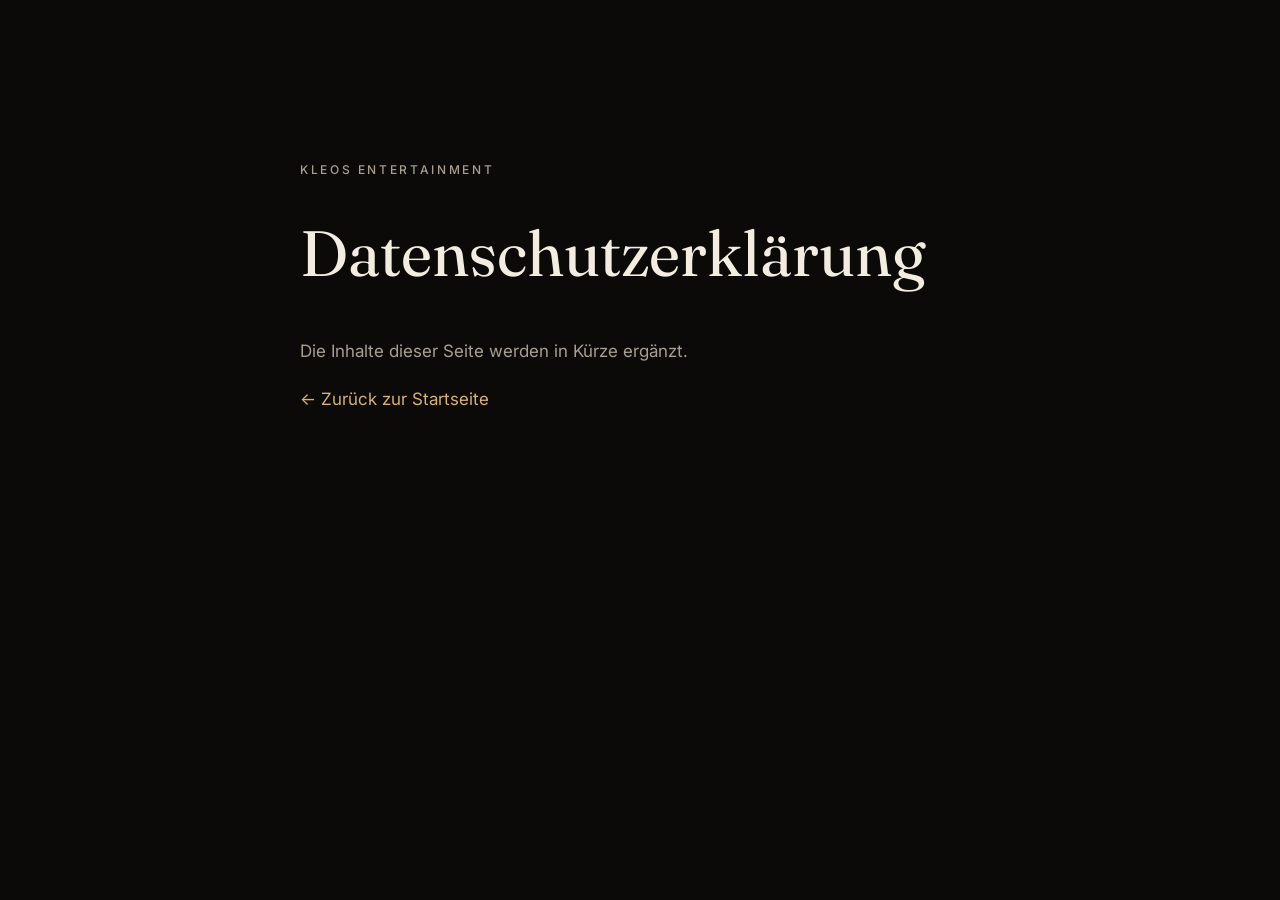
<file: datenschutz.html>
<!doctype html>
<html lang="de">
<head>
  <meta charset="utf-8">
  <meta name="viewport" content="width=device-width, initial-scale=1">
  <title>Datenschutzerklärung – Kleos Entertainment</title>
  <meta name="robots" content="noindex">
  <link rel="icon" href="assets/favicon.svg" type="image/svg+xml">
  <link href="https://fonts.googleapis.com/css2?family=Fraunces:opsz,wght@9..144,300..700&family=Inter:wght@400;500;600&display=swap" rel="stylesheet">
  <link rel="stylesheet" href="styles.css">
</head>
<body>
  <main class="legal">
    <div class="container">
      <p class="eyebrow">Kleos Entertainment</p>
      <h1>Datenschutzerklärung</h1>
      <p>Die Inhalte dieser Seite werden in Kürze ergänzt.</p>
      <p><a class="back" href="index.html">← Zurück zur Startseite</a></p>
    </div>
  </main>
</body>
</html>
</file>
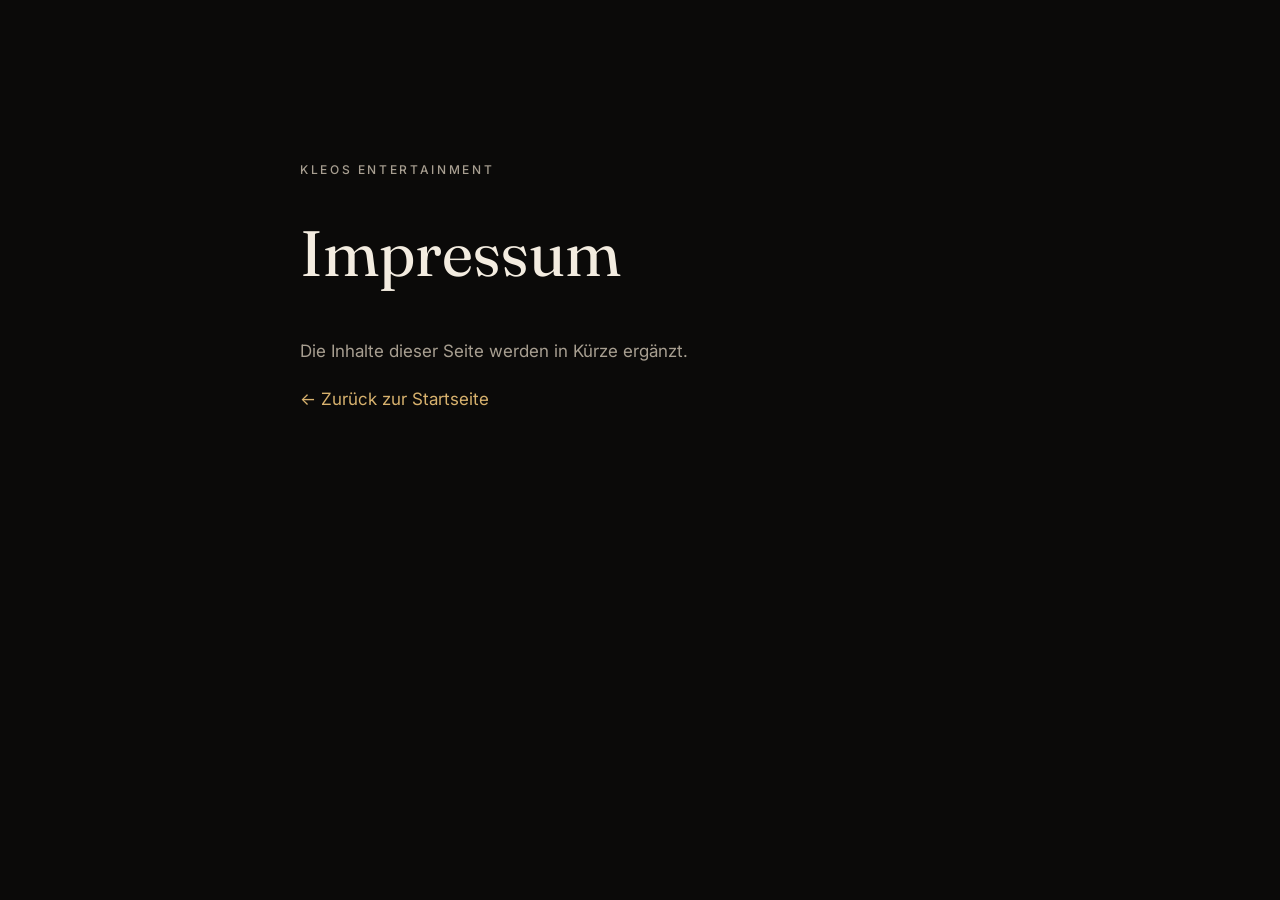
<file: impressum.html>
<!doctype html>
<html lang="de">
<head>
  <meta charset="utf-8">
  <meta name="viewport" content="width=device-width, initial-scale=1">
  <title>Impressum – Kleos Entertainment</title>
  <meta name="robots" content="noindex">
  <link rel="icon" href="assets/favicon.svg" type="image/svg+xml">
  <link href="https://fonts.googleapis.com/css2?family=Fraunces:opsz,wght@9..144,300..700&family=Inter:wght@400;500;600&display=swap" rel="stylesheet">
  <link rel="stylesheet" href="styles.css">
</head>
<body>
  <main class="legal">
    <div class="container">
      <p class="eyebrow">Kleos Entertainment</p>
      <h1>Impressum</h1>
      <p>Die Inhalte dieser Seite werden in Kürze ergänzt.</p>
      <p><a class="back" href="index.html">← Zurück zur Startseite</a></p>
    </div>
  </main>
</body>
</html>
</file>
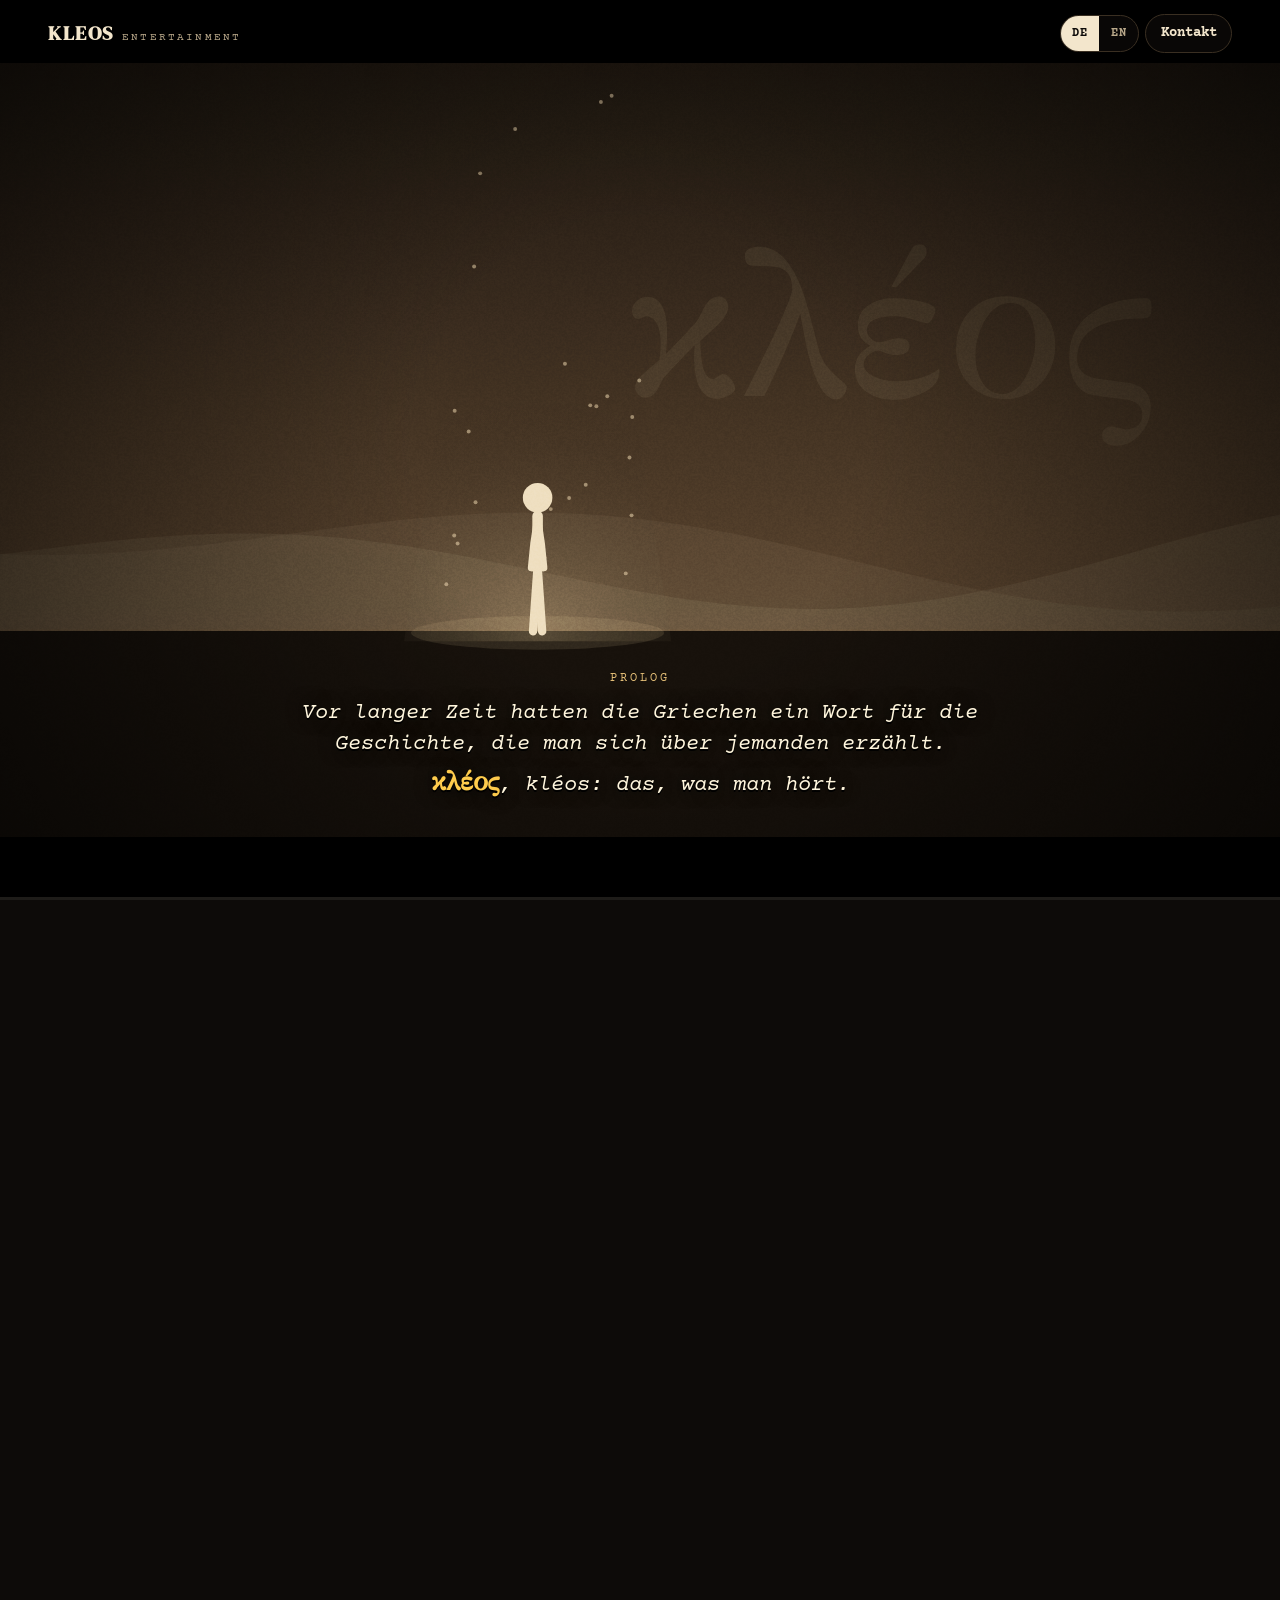
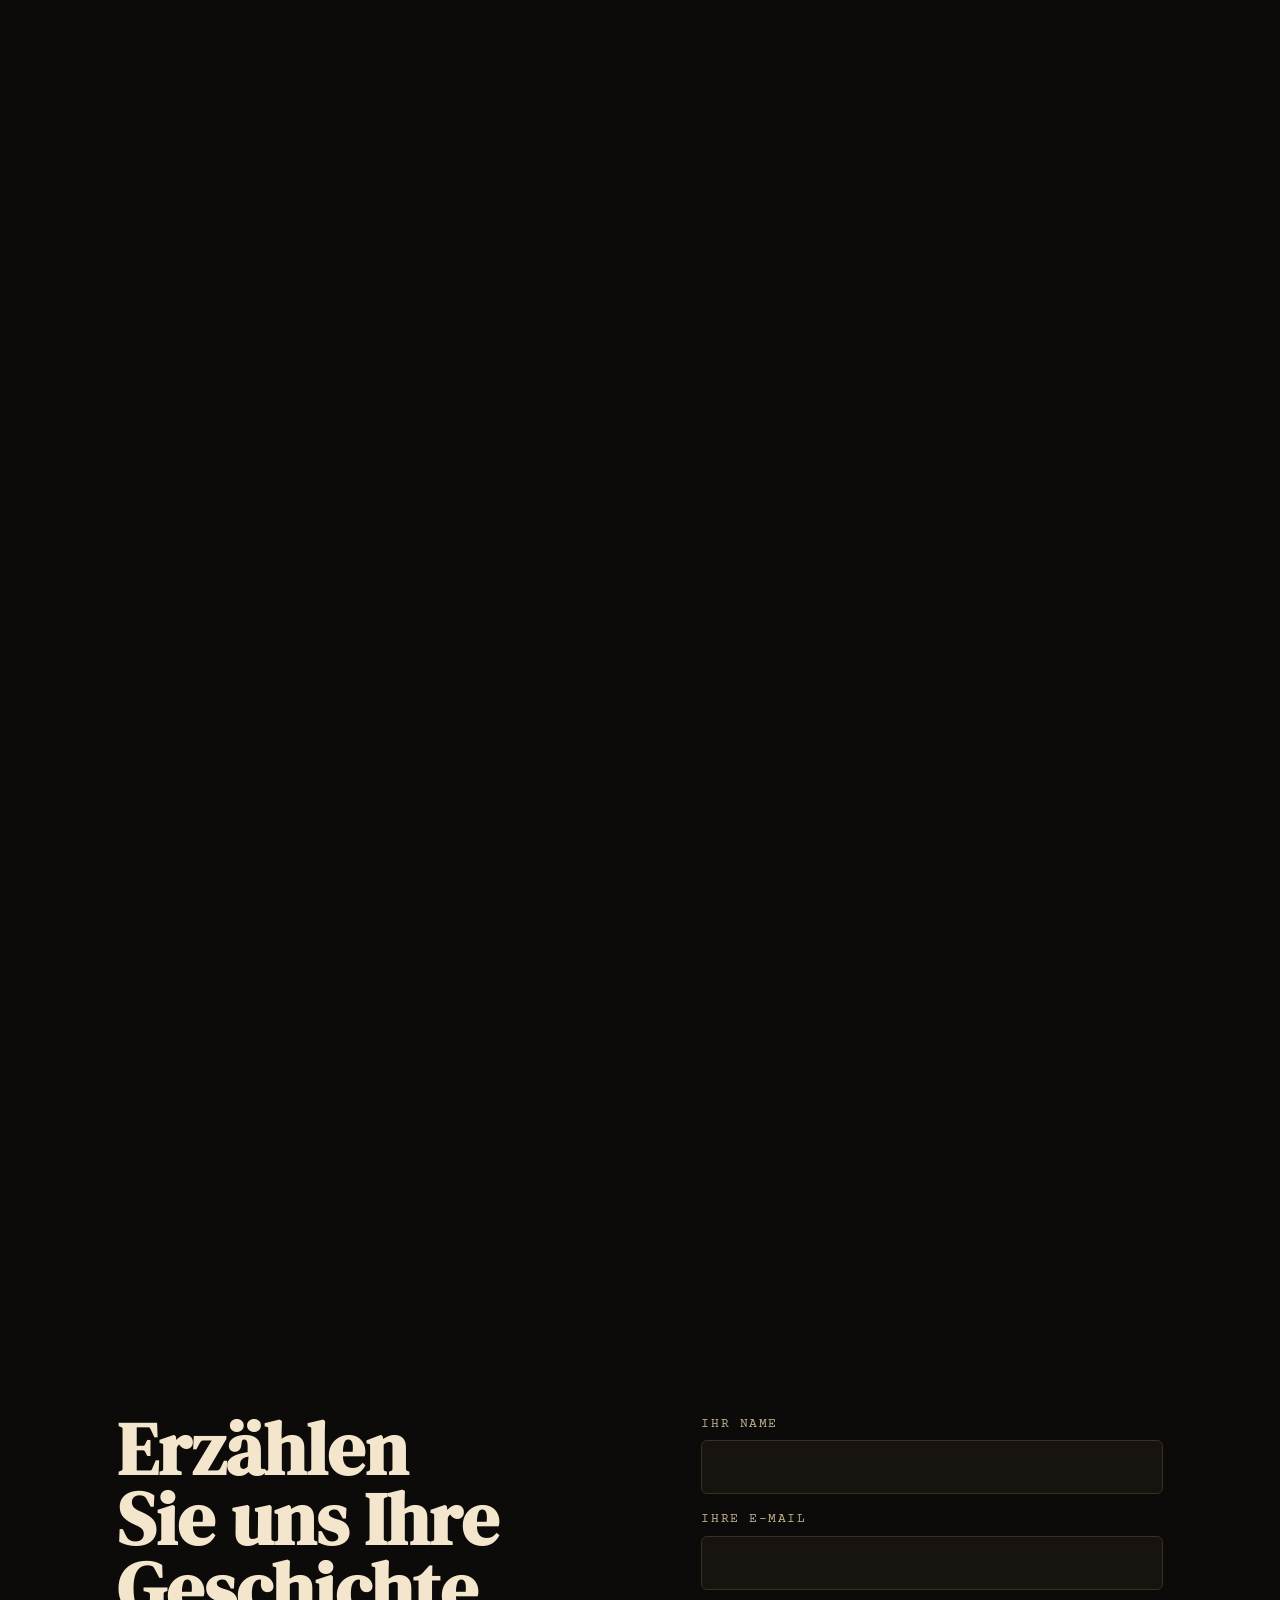
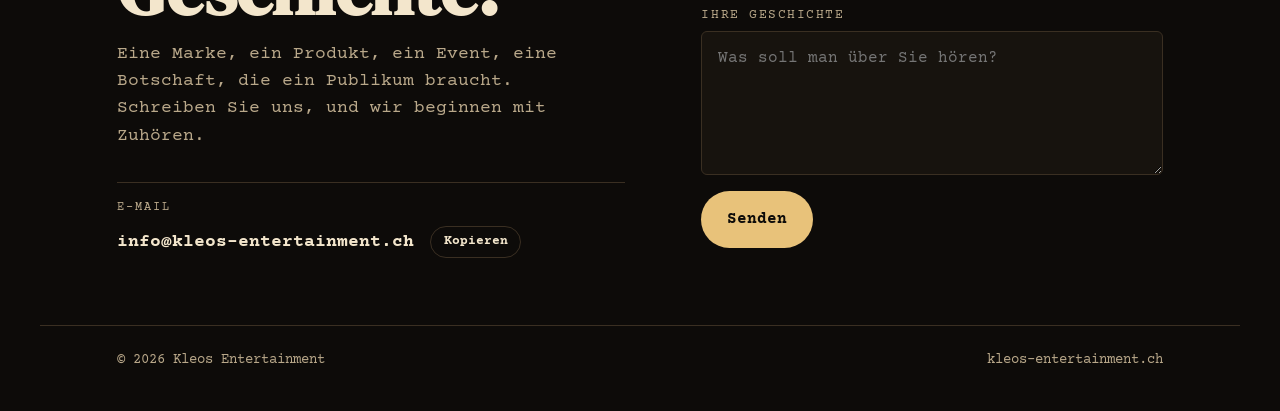
<file: concepts/e-flashback.html>
<!doctype html>
<html lang="de">
<head>
<meta charset="utf-8">
<meta name="viewport" content="width=device-width, initial-scale=1, viewport-fit=cover">
<title>Kleos Flashback</title>
<link rel="preconnect" href="https://fonts.googleapis.com"><link rel="preconnect" href="https://fonts.gstatic.com" crossorigin>
<link rel="stylesheet" href="https://fonts.googleapis.com/css2?family=DM+Serif+Display:ital@0;1&family=Courier+Prime:ital,wght@0,400;0,700;1,400&family=GFS+Didot&display=swap">
<style>
:root{--bg:#0d0b09;--fg:#f3e6cc;--muted:#b9a88a;--accent:#e8c27a;--accent2:#ffcc4d;--line:#3a2f22;--field:#17130e;
  --f-display:"DM Serif Display",serif;--f-body:"Courier Prime",ui-monospace,monospace;color-scheme:dark}
.card{left:50%;bottom:calc(9vh + 18px);transform:translateX(-50%);width:min(44rem,calc(100vw - 32px));text-align:center}
.card .act{font-family:var(--f-body);font-size:.75rem;letter-spacing:.24em;text-transform:uppercase;color:var(--accent)}
.card h2{display:none}
.card p{margin:.5rem 0 0;font-family:var(--f-body);font-style:italic;font-size:clamp(1.05rem,2.1vw,1.35rem);line-height:1.45;color:#fff6dd;text-shadow:0 2px 0 #000,0 0 18px rgba(0,0,0,.9)}
.card p b{font-style:normal;font-family:"GFS Didot",serif;font-size:1.25em;color:var(--accent2)}
.title-card{position:absolute;left:0;right:0;top:12vh;text-align:center;pointer-events:none}

.lang{display:flex;border:1.5px solid var(--line);border-radius:99px;overflow:hidden;background:color-mix(in srgb,var(--bg) 70%,transparent);backdrop-filter:blur(6px);pointer-events:auto}
.lang button{font:inherit;font-size:.78rem;font-weight:700;letter-spacing:.08em;color:var(--muted);background:transparent;border:0;padding:.5rem .7rem;cursor:pointer}
.lang button[aria-pressed="true"]{color:var(--bg);background:var(--fg)}
.top nav{align-items:center}
*{box-sizing:border-box}
html{scroll-behavior:smooth}
body{margin:0;background:var(--bg);color:var(--fg);font-family:var(--f-body);font-size:16px;line-height:1.55}
:focus-visible{outline:2px solid var(--accent);outline-offset:3px}
.top{position:fixed;left:0;right:0;top:0;z-index:10;display:flex;align-items:center;justify-content:space-between;gap:1rem;padding:calc(14px + env(safe-area-inset-top,0px)) clamp(16px,4vw,48px) 14px;pointer-events:none}
.top a{pointer-events:auto;color:var(--fg);text-decoration:none}
.mark{font-family:var(--f-display);font-weight:800;font-size:1.25rem;letter-spacing:.08em;display:flex;align-items:baseline;gap:.5rem}
.mark small{font-family:var(--f-body);font-weight:500;font-size:.68rem;letter-spacing:.2em;text-transform:uppercase;color:var(--muted)}
.top nav{display:flex;gap:.4rem}
.top nav a{font-size:.85rem;font-weight:600;padding:.5rem .9rem;border:1.5px solid var(--line);border-radius:99px;background:color-mix(in srgb,var(--bg) 70%,transparent);backdrop-filter:blur(6px)}
.top nav a:hover{border-color:var(--accent);color:var(--accent)}
@media (max-width:520px){.mark small{display:none}}
.story{height:var(--len,855vh);position:relative}
.stage{position:sticky;top:0;height:100vh;height:100dvh;overflow:hidden}
#world{position:absolute;inset:0;width:100%;height:100%;display:block}
.cards{position:absolute;inset:0;pointer-events:none}
.card{position:absolute;opacity:0}
.card:first-child{opacity:1}
.progress{position:absolute;left:0;right:0;bottom:0;height:3px;background:color-mix(in srgb,var(--fg) 12%,transparent)}
.progress i{display:block;height:100%;background:var(--accent);transform-origin:left;transform:scaleX(0)}
.sr{position:absolute;width:1px;height:1px;overflow:hidden;clip:rect(0 0 0 0);white-space:nowrap}

.contact{padding-inline:clamp(16px,6vw,96px);padding-block:clamp(64px,10vw,120px) 40px;display:grid;grid-template-columns:minmax(0,1.1fr) minmax(0,1fr);gap:clamp(32px,6vw,80px);max-width:1200px;margin:0 auto}
@media (max-width:800px){.contact{grid-template-columns:1fr}}
.contact h2{font-family:var(--f-display);font-weight:800;font-size:clamp(2.4rem,6vw,4.6rem);line-height:.95;margin:0 0 1rem;text-wrap:balance}
.contact .lead{color:var(--muted);font-size:1.1rem;max-width:30rem;margin:0 0 2rem}
.reach{display:grid;gap:1rem}
.reach .row{display:flex;flex-wrap:wrap;align-items:center;gap:.6rem 1rem;padding-block:1rem;border-top:1.5px solid var(--line)}
.reach .k{font-size:.72rem;letter-spacing:.18em;text-transform:uppercase;color:var(--muted);width:100%}
.reach a,.reach #mail-text{color:var(--fg);font-size:1.15rem;font-weight:600;text-decoration:none;word-break:break-all}
.reach a:hover{color:var(--accent)}
.chip{font:inherit;font-size:.8rem;font-weight:600;color:var(--fg);background:transparent;border:1.5px solid var(--line);border-radius:99px;padding:.3rem .8rem;cursor:pointer}
.chip:hover{border-color:var(--accent);color:var(--accent)}
form{display:grid;gap:1rem;align-content:start}
label{display:grid;gap:.35rem;font-size:.8rem;letter-spacing:.12em;text-transform:uppercase;color:var(--muted)}
input,textarea{font:inherit;font-size:1rem;letter-spacing:0;text-transform:none;color:var(--fg);background:var(--field);border:1.5px solid var(--line);border-radius:6px;padding:.85rem 1rem;width:100%}
textarea{min-height:9rem;resize:vertical}
input:focus,textarea:focus{outline:none;border-color:var(--accent)}
.send{font:inherit;font-weight:700;font-size:1rem;color:var(--bg);background:var(--accent);border:0;border-radius:99px;padding:1rem 1.6rem;cursor:pointer;justify-self:start}
.send:hover{background:var(--accent2)}
.send:disabled{opacity:.6;cursor:wait}
#form-note{min-height:1.4em;margin:0;color:var(--muted);font-size:.92rem}
footer{padding-inline:clamp(16px,6vw,96px);padding-block:24px 40px;color:var(--muted);font-size:.85rem;max-width:1200px;margin:0 auto;border-top:1.5px solid var(--line);display:flex;flex-wrap:wrap;justify-content:space-between;gap:.5rem}
</style>
</head>
<body>


<header class="top">
  <a class="mark" href="#story" data-i18n-aria="home" aria-label="Kleos Entertainment, zurück zum Anfang">KLEOS<small>Entertainment</small></a>
  <nav aria-label="Menu">
    <div class="lang" role="group" data-i18n-aria="lang" aria-label="Sprache"><button type="button" data-lang="de" aria-pressed="true">DE</button><button type="button" data-lang="en" aria-pressed="false">EN</button></div>
    <a href="#contact" data-i18n="contact">Kontakt</a>
  </nav>
</header>

<section id="story" class="story" data-i18n-aria="story" aria-label="Die Geschichte von Kleos Entertainment in neun Szenen">
  <div class="stage">
    <canvas id="world" aria-hidden="true"></canvas>
    <div class="cards">
      <article class="card prologue" data-act="Prolog" data-short="κλέος"><span class="act">Prolog</span><h2>κλέος</h2><p>Vor langer Zeit hatten die Griechen ein Wort für die Geschichte, die man sich über jemanden erzählt. <b>κλέος</b>, kléos: das, was man hört.</p></article><article class="card" data-act="Akt I" data-short="Die Helden"><span class="act">Akt I</span><h2>Jeder Held hatte seine eigene Geschichte.</h2><p>Jeder Held hatte sein eigenes Kleos. Andere Taten, andere Lieder.</p></article><article class="card" data-act="Akt II" data-short="Ihre Marke"><span class="act">Akt II</span><h2>Jede Marke auch.</h2><p>Bei Marken ist es nicht anders. Eine Vorlage macht Sie austauschbar, darum verwenden wir keine.</p></article><article class="card" data-act="Akt III · Zuhören" data-short="Zuhören"><span class="act">Akt III · Zuhören</span><h2>Zuerst hören wir zu.</h2><p>Zuerst hören wir zu. Ihrer Marke, Ihrem Produkt, Ihren Leuten.</p></article><article class="card" data-act="Akt IV · Finden" data-short="Finden"><span class="act">Akt IV · Finden</span><h2>Dann graben wir nach dem, was nur Sie haben.</h2><p>Dann graben wir, bis wir finden, was nur Sie haben. Ihren USP.</p></article><article class="card" data-act="Akt V · Erzählen" data-short="Erzählen"><span class="act">Akt V · Erzählen</span><h2>Dann erzählen wir sie so, dass man zuhören will.</h2><p>Dann erzählen wir es. Wer gut unterhalten wird, hört mit dem Herzen zu. So bleibt eine Botschaft hängen.</p></article><article class="card" data-act="Heldentat · Orangina Schweiz" data-short="Ein Kostüm"><span class="act">Heldentat · Orangina Schweiz</span><h2>Ein Kostüm. Eine ganze Figur.</h2><p>Orangina Schweiz. Ein Kostüm, eine Figur, eine ganze Markengeschichte in kurzen Clips.</p></article><article class="card" data-act="Heldentat · Eurovision Song Contest" data-short="Showfieber"><span class="act">Heldentat · Eurovision Song Contest</span><h2>Ein Sicherheitsbriefing, das Lust auf die Show macht.</h2><p>Eurovision Song Contest. Ein Sicherheitsbriefing in einer Kulisse wie die Show selbst. Die Crews kamen voller Feuer in die Halle.</p></article><article class="card" data-act="Ihr Auftritt" data-short="Ihre Geschichte"><span class="act">Ihr Auftritt</span><h2>Was wird man über Sie erzählen?</h2><p>Und jetzt Ihre Geschichte. Was wird man über Sie erzählen?</p></article>
    </div>
    <div class="progress" aria-hidden="true"><i id="bar"></i></div>
  </div>
</section>

<section id="contact" class="contact" data-i18n-aria="contact" aria-label="Kontakt">
  <div>
    <h2 data-i18n="h2">Erzählen Sie uns Ihre Geschichte.</h2>
    <p class="lead" data-i18n="lead">Eine Marke, ein Produkt, ein Event, eine Botschaft, die ein Publikum braucht. Schreiben Sie uns, und wir beginnen mit Zuhören.</p>
    <div class="reach">
      <div class="row"><span class="k" data-i18n="email">E-Mail</span><span id="mail-text">info@kleos-entertainment.ch</span><button class="chip" id="copy-mail" type="button" data-mail="info@kleos-entertainment.ch" data-i18n="copy">Kopieren</button></div>
    </div>
  </div>
  <form id="contact-form" data-to="info@kleos-entertainment.ch" novalidate>
    <label for="f-name"><span data-i18n="name">Ihr Name</span><input id="f-name" name="name" autocomplete="name" required></label>
    <label for="f-email"><span data-i18n="mail">Ihre E-Mail</span><input id="f-email" name="email" type="email" autocomplete="email" required></label>
    <label for="f-msg"><span data-i18n="msg">Ihre Geschichte</span><textarea id="f-msg" name="message" data-i18n-ph="ph" placeholder="Was soll man über Sie hören?" required></textarea></label>
    <input type="text" name="_honey" tabindex="-1" autocomplete="off" aria-hidden="true" style="position:absolute;left:-9999px">
    <button class="send" type="submit" data-i18n="send">Senden</button>
    <p id="form-note" aria-live="polite"></p>
  </form>
</section>
<footer><span>© 2026 Kleos Entertainment</span><span>kleos-entertainment.ch</span></footer>

<script>window.I18N={"de": {"ui": {"contact": "Kontakt", "home": "Kleos Entertainment, zurück zum Anfang", "story": "Die Geschichte von Kleos Entertainment in neun Szenen", "h2": "Erzählen Sie uns Ihre Geschichte.", "lead": "Eine Marke, ein Produkt, ein Event, eine Botschaft, die ein Publikum braucht. Schreiben Sie uns, und wir beginnen mit Zuhören.", "email": "E-Mail", "copy": "Kopieren", "copied": "Kopiert", "selected": "Markiert", "name": "Ihr Name", "mail": "Ihre E-Mail", "msg": "Ihre Geschichte", "ph": "Was soll man über Sie hören?", "send": "Senden", "newstory": "Neue Geschichte", "present": "HEUTE", "note": "Das hat nicht geklappt, darum öffnet sich jetzt Ihr Mail-Programm. Sie können auch direkt an {to} schreiben.", "thanks": "Danke! Ihre Nachricht ist bei uns angekommen. Wir melden uns bald.", "sending": "Wird gesendet …", "missing": "Bitte Name, eine gültige E-Mail und Ihre Nachricht ausfüllen.", "lang": "Sprache"}, "acts": [{"act": "Prolog", "short": "κλέος", "h2": "κλέος", "p": "Vor langer Zeit hatten die Griechen ein Wort für die Geschichte, die man sich über jemanden erzählt. <b>κλέος</b>, kléos: das, was man hört."}, {"act": "Akt I", "short": "Die Helden", "h2": "Jeder Held hatte seine eigene Geschichte.", "p": "Jeder Held hatte sein eigenes Kleos. Andere Taten, andere Lieder."}, {"act": "Akt II", "short": "Ihre Marke", "h2": "Jede Marke auch.", "p": "Bei Marken ist es nicht anders. Eine Vorlage macht Sie austauschbar, darum verwenden wir keine."}, {"act": "Akt III · Zuhören", "short": "Zuhören", "h2": "Zuerst hören wir zu.", "p": "Zuerst hören wir zu. Ihrer Marke, Ihrem Produkt, Ihren Leuten."}, {"act": "Akt IV · Finden", "short": "Finden", "h2": "Dann graben wir nach dem, was nur Sie haben.", "p": "Dann graben wir, bis wir finden, was nur Sie haben. Ihren USP."}, {"act": "Akt V · Erzählen", "short": "Erzählen", "h2": "Dann erzählen wir sie so, dass man zuhören will.", "p": "Dann erzählen wir es. Wer gut unterhalten wird, hört mit dem Herzen zu. So bleibt eine Botschaft hängen."}, {"act": "Heldentat · Orangina Schweiz", "short": "Ein Kostüm", "h2": "Ein Kostüm. Eine ganze Figur.", "p": "Orangina Schweiz. Ein Kostüm, eine Figur, eine ganze Markengeschichte in kurzen Clips."}, {"act": "Heldentat · Eurovision Song Contest", "short": "Showfieber", "h2": "Ein Sicherheitsbriefing, das Lust auf die Show macht.", "p": "Eurovision Song Contest. Ein Sicherheitsbriefing in einer Kulisse wie die Show selbst. Die Crews kamen voller Feuer in die Halle."}, {"act": "Ihr Auftritt", "short": "Ihre Geschichte", "h2": "Was wird man über Sie erzählen?", "p": "Und jetzt Ihre Geschichte. Was wird man über Sie erzählen?"}]}, "en": {"ui": {"contact": "Contact", "home": "Kleos Entertainment, back to the start", "story": "The story of Kleos Entertainment, in nine scenes", "h2": "Tell us your story.", "lead": "A brand, a product, an event, a message that needs an audience. Write to us and we'll start by listening.", "email": "Email", "copy": "Copy", "copied": "Copied", "selected": "Selected", "name": "Your name", "mail": "Your email", "msg": "Your story", "ph": "What should people hear about you?", "send": "Send", "newstory": "New story", "present": "PRESENT DAY", "note": "That didn’t work, so your mail app is opening instead. You can also write to {to} directly.", "thanks": "Thank you! Your message has reached us. We’ll be in touch soon.", "sending": "Sending …", "missing": "Please fill in your name, a valid email and your message.", "lang": "Language"}, "acts": [{"act": "Prologue", "short": "κλέος", "h2": "κλέος", "p": "Long ago, the Greeks had a word for the story people tell about you. <b>κλέος</b>, kléos: what is heard."}, {"act": "Act I", "short": "The heroes", "h2": "Every hero had a story of their own.", "p": "Every hero had a kleos of their own. Different deeds, different songs."}, {"act": "Act II", "short": "Your brand", "h2": "So does every brand.", "p": "Brands are no different. A template makes you look like everyone else, so we don't use one."}, {"act": "Act III · Listen", "short": "Listen", "h2": "First, we listen.", "p": "First, we listen. Your brand, your product, your people."}, {"act": "Act IV · Find", "short": "Find", "h2": "Then we dig for what only you have.", "p": "Then we dig, until we find what only you have. Your USP."}, {"act": "Act V · Tell", "short": "Tell", "h2": "Then we tell it so people want to hear it.", "p": "Then we tell it. Entertain people and they listen with their hearts. That is how a message sticks."}, {"act": "Deed · Orangina Switzerland", "short": "One costume", "h2": "One costume. A whole character.", "p": "Orangina Switzerland. One costume, one character, a whole brand story told in short clips."}, {"act": "Deed · Eurovision Song Contest", "short": "Stage fever", "h2": "A safety briefing with stage fever.", "p": "Eurovision Song Contest. A safety briefing on a set like the show itself. The crews walked in on fire."}, {"act": "Your turn", "short": "Your story", "h2": "What will they hear about you?", "p": "And now, your story. What will they hear about you?"}]}};
(function(){
  const pick=()=>{try{const q=new URLSearchParams(location.search).get('lang');if(q==='de'||q==='en')return q}catch(e){}
    try{const v=localStorage.getItem('kleos-lang');if(v==='de'||v==='en')return v}catch(e){}return 'de'};
  function apply(l){window.LANG=l;const D=window.I18N[l];document.documentElement.lang=l;
    document.querySelectorAll('[data-i18n]').forEach(e=>e.textContent=D.ui[e.dataset.i18n]);
    document.querySelectorAll('[data-i18n-aria]').forEach(e=>e.setAttribute('aria-label',D.ui[e.dataset.i18nAria]));
    document.querySelectorAll('[data-i18n-ph]').forEach(e=>e.placeholder=D.ui[e.dataset.i18nPh]);
    document.querySelectorAll('.card').forEach((c,i)=>{const a=D.acts[i];c.dataset.act=a.act;c.dataset.short=a.short;c.querySelector('.act').textContent=a.act;c.querySelector('h2').innerHTML=a.h2;c.querySelector('p').innerHTML=a.p});
    document.querySelectorAll('[data-lang]').forEach(b=>b.setAttribute('aria-pressed',b.dataset.lang===l));
    const n=document.getElementById('form-note');if(n)n.textContent=''}
  window.LANG='de';
  document.addEventListener('DOMContentLoaded',()=>{});
  const init=()=>{apply(pick());document.querySelectorAll('[data-lang]').forEach(b=>b.addEventListener('click',()=>{apply(b.dataset.lang);try{localStorage.setItem('kleos-lang',b.dataset.lang)}catch(e){}}))};
  if(document.readyState==='loading')document.addEventListener('DOMContentLoaded',init);else init();
})();
</script>
<script>
window.THEME=(function(){
  const hex=h=>[1,3,5].map(i=>parseInt(h.slice(i,i+2),16));
  const mix=(a,b,k)=>{const A=hex(a),B=hex(b);return'rgb('+A.map((v,i)=>Math.round(v+(B[i]-v)*k)).join(',')+')'};
  const sep={bg:'#17110b',set:'#5c4630',dim:'#715a40',hero:'#f3e3c3',a1:'#e8c27a',a2:'#b9773f',a3:'#d8b48a',crowd:'#0c0805'};
  const now={bg:'#0d1122',set:'#2d3354',dim:'#4c5479',hero:'#ffffff',a1:'#ffcc4d',a2:'#ff5e57',a3:'#6fe3d0',crowd:'#04050c'};
  let grain=null,N=9;
  function makeGrain(){grain=document.createElement('canvas');grain.width=grain.height=220;const g=grain.getContext('2d'),d=g.createImageData(220,220);for(let i=0;i<d.data.length;i+=4){const v=Math.random()*255;d.data[i]=d.data[i+1]=d.data[i+2]=v;d.data[i+3]=255}g.putImageData(d,0,0)}
  const clamp=(v,a=0,b=1)=>Math.max(a,Math.min(b,v));
  return{
    ground:.7,groundMobile:.74,heroAt:.42,heroWeight:6,cardFade:3.2,display:'"DM Serif Display",serif',body:'"Courier Prime",monospace',greek:'"GFS Didot",serif',
    pal(k){const c=clamp(k*(N-1)-(N-2));const o={light:`rgba(255,225,170,${.42})`,dust:'rgba(255,232,190,.5)',ghost:'rgba(240,220,180,.08)',color:c};for(const key in sep)o[key]=mix(sep[key],now[key],c);return o},
    back(x,{W,H,gy,s,cam,C}){const g=x.createLinearGradient(0,0,0,gy);g.addColorStop(0,C.bg);g.addColorStop(1,C.set);x.fillStyle=g;x.fillRect(0,0,W,gy);
      // painted backdrop: distant hills like an old matte painting, slow parallax
      [[.08,.62,'rgba(255,230,190,.05)'],[.18,.72,'rgba(255,230,190,.07)']].forEach(([f,h,c],li)=>{x.fillStyle=c;x.beginPath();x.moveTo(0,gy);for(let px=0;px<=W;px+=10){const wx=px+cam*f;x.lineTo(px,gy-(h*gy*.35)*(.55+.45*Math.sin(wx*.004+li*2)*Math.sin(wx*.0017)))}x.lineTo(W,gy);x.fill()})},
    floor(x,{W,H,gy,C}){x.fillStyle=C.bg;x.fillRect(0,gy,W,H-gy);x.strokeStyle=C.dim;x.lineWidth=2;x.beginPath();x.moveTo(0,gy);x.lineTo(W,gy);x.stroke()},
    post(x,{W,H,t,C,idx,fw,walking,cards}){
      const c=C.color;
      // iris between acts, with a silent-film intertitle at the black point
      if(walking){const r=Math.hypot(W,H)*.6*Math.abs(1-2*fw);x.save();x.fillStyle='#000';x.beginPath();x.rect(0,0,W,H);x.moveTo(W*.45+r,H*.5);x.arc(W*.45,H*.5,r,0,Math.PI*2,true);x.fill('evenodd');x.restore();
        const al=clamp(1-Math.abs(fw-.5)*4.5);if(al>0){const nx=cards[idx+1];const act=nx.dataset.act,ttl=nx.dataset.short;x.save();x.globalAlpha=al;x.fillStyle='#f3e3c3';x.textAlign='center';x.textBaseline='middle';
          x.font=`${Math.min(18,W*.04)}px "Courier Prime",monospace`;x.fillText(act.toUpperCase(),W/2,H*.43);
          x.font=`${Math.min(54,W*.085)}px "DM Serif Display",serif`;x.fillText(ttl,W/2,H*.52);
          x.strokeStyle='#f3e3c3';x.lineWidth=1;x.beginPath();x.moveTo(W/2-80,H*.6);x.lineTo(W/2+80,H*.6);x.stroke();x.restore()}}
      // film: grain, flicker, scratches, vignette; fades as we reach the present
      if(!grain)makeGrain();const f=1-c;
      if(f>0){x.save();x.globalAlpha=.07*f;x.globalCompositeOperation='overlay';const ox=-Math.random()*220,oy=-Math.random()*220;for(let px=ox;px<W;px+=220)for(let py=oy;py<H;py+=220)x.drawImage(grain,px,py);x.restore();
        x.fillStyle=`rgba(0,0,0,${(Math.random()*.06)*f})`;x.fillRect(0,0,W,H);
        if(Math.random()<.25){x.strokeStyle=`rgba(255,240,210,${.15*f})`;x.lineWidth=1;const sx=Math.random()*W;x.beginPath();x.moveTo(sx,0);x.lineTo(sx+Math.random()*6-3,H);x.stroke()}}
      const v=x.createRadialGradient(W/2,H/2,Math.min(W,H)*.25,W/2,H/2,Math.max(W,H)*.72);v.addColorStop(0,'rgba(0,0,0,0)');v.addColorStop(1,`rgba(0,0,0,${.75-.35*c})`);x.fillStyle=v;x.fillRect(0,0,W,H);
      const lb=H*.07*(1-c*.6);x.fillStyle='#000';x.fillRect(0,0,W,lb);x.fillRect(0,H-lb,W,lb);
      if(c>0){x.save();x.globalAlpha=clamp(c*2)*clamp(2-c*2+.6);x.fillStyle='#fff';x.font=`${Math.min(14,W*.032)}px "Courier Prime",monospace`;x.textAlign='right';x.fillText((window.I18N?window.I18N[window.LANG].ui.present:'PRESENT DAY'),W-24,H-lb-22);x.restore()}},
  };
})();
</script>
<script>// Kleos story engine: a scroll-driven stage on which one hero walks through the acts.
// A theme (window.THEME) supplies the palette, background, floor and post effects.
(function(){
const T=window.THEME;
const reduce=matchMedia('(prefers-reduced-motion: reduce)').matches;
const story=document.getElementById('story');
const cv=document.getElementById('world'),x=cv.getContext('2d');
const cards=[...document.querySelectorAll('.card')];
const bar=document.getElementById('bar');
const N=cards.length, WALK=.6;
let W=0,H=0,gy=0,s=1,S=600,t=0,pos=0,act=0,idx=0,walking=false,fw=0,cam=0;

const clamp=(v,a=0,b=1)=>Math.max(a,Math.min(b,v));
const ease=v=>v<.5?2*v*v:1-Math.pow(-2*v+2,2)/2;
const back=v=>{const c1=1.7,c3=c1+1;return 1+c3*Math.pow(v-1,3)+c1*Math.pow(v-1,2)};
const lerp=(a,b,k)=>a+(b-a)*k;

function resize(){
  const d=Math.min(2,devicePixelRatio||1);W=cv.clientWidth;H=cv.clientHeight;
  cv.width=Math.round(W*d);cv.height=Math.round(H*d);x.setTransform(d,0,0,d,0,0);
  gy=H*(W<640?T.groundMobile:T.ground);s=clamp(Math.min(H/640,W/420),.62,1.45);S=Math.max(W*.85,520*s);
  story.style.setProperty('--len',(N*95)+'vh');
}

function read(){
  const top=-story.getBoundingClientRect().top,total=Math.max(1,story.offsetHeight-innerHeight);
  const Q=clamp(top/total)*(N-1+WALK);
  idx=Math.min(N-1,Math.floor(Q));const f=Q-idx;
  if(idx===N-1){act=clamp(f/WALK);pos=N-1;walking=false;fw=0}
  else if(f<WALK){act=f/WALK;pos=idx;walking=false;fw=0}
  else{act=1;fw=(f-WALK)/(1-WALK);pos=idx+ease(fw);walking=true}
}
const actOf=j=>j<idx?1:j>idx?0:(walking?1:act);

/* ---------- drawing helpers ---------- */
const P=()=>T.pal(pos/(N-1));
function circ(cx,cy,r,c){x.fillStyle=c;x.beginPath();x.arc(cx,cy,r,0,Math.PI*2);x.fill()}
function line(pts,c,w){x.strokeStyle=c;x.lineWidth=w;x.lineCap='round';x.lineJoin='round';x.beginPath();pts.forEach((p,i)=>i?x.lineTo(p[0],p[1]):x.moveTo(p[0],p[1]));x.stroke()}
function heart(cx,cy,r,c){x.fillStyle=c;x.beginPath();x.moveTo(cx,cy+r*.9);x.bezierCurveTo(cx-r*1.6,cy-r*.2,cx-r*.7,cy-r*1.4,cx,cy-r*.4);x.bezierCurveTo(cx+r*.7,cy-r*1.4,cx+r*1.6,cy-r*.2,cx,cy+r*.9);x.fill()}
function star(cx,cy,r,c,rot=0){x.fillStyle=c;x.beginPath();for(let i=0;i<10;i++){const a=rot+i*Math.PI/5-Math.PI/2,rr=i%2?r*.45:r;x.lineTo(cx+Math.cos(a)*rr,cy+Math.sin(a)*rr)}x.fill()}
function rrect(px,py,w,h,r,c,stroke){x.beginPath();x.roundRect?x.roundRect(px,py,w,h,r):x.rect(px,py,w,h);if(stroke){x.strokeStyle=c;x.lineWidth=stroke;x.stroke()}else{x.fillStyle=c;x.fill()}}
function txt(str,px,py,size,c,font,align='center',alpha=1){x.save();x.globalAlpha*=alpha;x.fillStyle=c;x.font=`${size}px ${font}`;x.textAlign=align;x.textBaseline='middle';x.fillText(str,px,py);x.restore()}
function rnd(i){const v=Math.sin(i*127.1+311.7)*43758.5453;return v-Math.floor(v)}

/* ---------- the hero ---------- */
function limb(o,a,b,L){const e=[o[0]+Math.sin(a)*L,o[1]+Math.cos(a)*L];return [e,[e[0]+Math.sin(b)*L,e[1]+Math.cos(b)*L]]}
const POSE={
  stand:()=>({legs:[[.07,0],[-.07,0]],arms:[[.15,.1],[-.15,-.1]],lean:0}),
  walk:ph=>({legs:[[Math.sin(ph)*.5,Math.max(0,-Math.cos(ph))*.9],[-Math.sin(ph)*.5,Math.max(0,Math.cos(ph))*.9]],arms:[[-Math.sin(ph)*.45,-Math.sin(ph)*.45+.35],[Math.sin(ph)*.45,Math.sin(ph)*.45+.35]],lean:.08,bob:Math.abs(Math.cos(ph))*2}),
  open:()=>({legs:[[.18,0],[-.18,0]],arms:[[.9,1.2],[-.9,-1.2]],lean:0}),
  ear:t=>({legs:[[.1,0],[-.05,0]],arms:[[2.25,4.15],[.1,.05]],lean:.16+Math.sin(t*2)*.03}),
  dig:t=>{const k=Math.sin(t*4);return{legs:[[.35,.2],[-.25,.1]],arms:[[.95+k*.35,.45+k*.35],[.75+k*.35,.25+k*.35]],lean:.5+k*.12,dig:k}},
  mic:t=>({legs:[[.15,0],[-.15,0]],arms:[[1.0,2.65],[-2.2-Math.sin(t*3)*.2,-2.6]],lean:-.04}),
  cheer:t=>({legs:[[.2,0],[-.2,0]],arms:[[2.6+Math.sin(t*9)*.15,3.0],[-2.6-Math.sin(t*9)*.15,-3.0]],lean:0,bob:Math.abs(Math.sin(t*6))*6}),
  wave:t=>({legs:[[.12,0],[-.12,0]],arms:[[2.5,2.9+Math.sin(t*7)*.45],[-.2,-.1]],lean:0}),
  board:t=>({legs:[[.1,0],[-.1,0]],arms:[[1.25,2.2],[.6+Math.sin(t*5)*.15,1.9]],lean:.05}),
  bounce:t=>({legs:[[Math.sin(t*6)*.25,0],[-Math.sin(t*6)*.25,0]],arms:[[1.65,1.9+Math.sin(t*6)*.3],[-1.65,-1.9-Math.sin(t*6)*.3]],lean:0,bob:Math.abs(Math.sin(t*6))*8}),
  front:t=>({legs:[[.22,0],[-.22,0]],arms:[[2.55,2.95+Math.sin(t*7)*.4],[-.45,-.3]],lean:0}),
};
function mixPose(a,b,k){const m=(p,q)=>p.map((v,i)=>Array.isArray(v)?m(v,q[i]):lerp(v,q[i],k));return{legs:m(a.legs,b.legs),arms:m(a.arms,b.arms),lean:lerp(a.lean||0,b.lean||0,k),bob:lerp(a.bob||0,b.bob||0,k),dig:b.dig}}
function drawHero(hx,p,col,w){
  const L=23*s,A=17*s,hip=[hx,gy-2*L-(p.bob||0)*s+1*s];
  const ln=p.lean||0,neck=[hip[0]+Math.sin(ln)*36*s,hip[1]-Math.cos(ln)*36*s];
  const head=[neck[0]+Math.sin(ln)*13*s,neck[1]-Math.cos(ln)*13*s];
  const sh=[lerp(neck[0],hip[0],.08),lerp(neck[1],hip[1],.08)];
  const lw=(w||6)*s;
  p.legs.forEach(([a,b])=>{const [k,f]=limb(hip,a,a-b,L);line([hip,k,f],col,lw)});
  line([hip,neck],col,lw*1.25);
  const hands=p.arms.map(([a,b])=>{const [e,h]=limb(sh,a,b,A);line([sh,e,h],col,lw*.9);return h});
  circ(head[0],head[1],10.5*s,col);
  return{hip,neck,head,sh,hands,L};
}

/* ---------- acts: props drawn around the hero's mark (cx) ---------- */
const SC=[
 // 0 Prologue: a spotlight finds the hero, the word hangs in the dark
 {pose:(a,t)=>mixPose(POSE.stand(),POSE.open(),ease(a)),
  draw(cx,a,C){const k=.45+.55*a;
    const g=x.createRadialGradient(cx,gy,4,cx,gy,170*s);g.addColorStop(0,C.light);g.addColorStop(1,'transparent');
    x.save();x.globalAlpha=k;x.fillStyle=g;x.beginPath();x.moveTo(cx-24*s,-10);x.lineTo(cx+24*s,-10);x.lineTo(cx+95*s,gy+8*s);x.lineTo(cx-95*s,gy+8*s);x.fill();
    x.globalAlpha=k*.6;x.fillStyle=C.light;x.beginPath();x.ellipse(cx,gy+2*s,90*s,12*s,0,0,7);x.fill();x.restore();
    for(let i=0;i<26;i++){const px=cx+(rnd(i)-.5)*150*s,py=gy-((t*14*(.4+rnd(i+9))+rnd(i+3)*H)%(gy));circ(px,py,1.4*s,C.dust)}
    txt('κλέος',cx+(W<640?0:250*s),gy-(W<640?260:200)*s,(W<640?90:150)*s,C.ghost,T.greek,'center',.9);}},
 // 1 Act I: three heroes on plinths light up, theatre masks above
 {pose:(a,t)=>POSE.stand(),
  draw(cx,a,C){const xs=[cx+95*s,cx+175*s,cx+255*s];
    xs.forEach((px,i)=>{const on=clamp(a*3.2-i*.9);const py=gy-26*s;
      rrect(px-26*s,py,52*s,26*s,3*s,C.set);
      if(on>0){const g=x.createLinearGradient(px,0,px,py);g.addColorStop(0,'transparent');g.addColorStop(1,C.light);x.save();x.globalAlpha=on*.7;x.fillStyle=g;x.beginPath();x.moveTo(px-8*s,0);x.lineTo(px+8*s,0);x.lineTo(px+34*s,py);x.lineTo(px-34*s,py);x.fill();x.restore()}
      x.save();x.translate(px,py);x.scale(.62,.62);x.translate(-px,-gy);
      const col=on>.5?C.hero:C.dim;
      const h=drawHero(px,[POSE.stand(),POSE.cheer(t),POSE.mic(t)][i],col,6);
      if(i===0){circ(h.hands[1][0]-8*s,h.hands[1][1],15*s,col);line([[h.hands[0][0],h.hands[0][1]+30*s],[h.hands[0][0]+4*s,h.hands[0][1]-70*s]],col,4*s)}
      if(i===1){x.strokeStyle=col;x.lineWidth=4*s;x.beginPath();x.arc(h.head[0],h.head[1]-22*s,16*s,Math.PI,0);x.stroke()}
      if(i===2){x.strokeStyle=col;x.lineWidth=4*s;x.beginPath();x.moveTo(h.hands[0][0]-12*s,h.hands[0][1]-14*s);x.quadraticCurveTo(h.hands[0][0],h.hands[0][1]+18*s,h.hands[0][0]+12*s,h.hands[0][1]-14*s);x.stroke()}
      x.restore();});
    const my=gy-235*s,mx=cx+175*s,ma=.25+.75*a;
    [[-34,1],[34,-1]].forEach(([o,sm],i)=>{x.save();x.globalAlpha=ma;x.translate(mx+o*s,my);x.rotate(o*.004);
      x.fillStyle=i?C.a2:C.a1;x.beginPath();x.ellipse(0,0,28*s,36*s,0,0,7);x.fill();
      x.fillStyle=C.bg;x.beginPath();x.ellipse(-10*s,-6*s,6*s,4*s,sm*.3,0,7);x.ellipse(10*s,-6*s,6*s,4*s,-sm*.3,0,7);x.fill();
      x.strokeStyle=C.bg;x.lineWidth=4*s;x.beginPath();x.arc(0,sm>0?8*s:22*s,12*s,sm>0?.2:Math.PI+.2,sm>0?Math.PI-.2:-.2);x.stroke();x.restore()});}},
 // 2 Act II: a row of identical cookie-cutter figures topples, only the hero stays
 {pose:(a,t)=>mixPose(POSE.stand(),POSE.open(),clamp(a*1.6-.6)),
  draw(cx,a,C){for(let i=0;i<6;i++){const px=cx+(70+i*44)*s,fall=ease(clamp(a*2.2-i*.18));
      x.save();x.translate(px+16*s,gy);x.rotate(fall*Math.PI/2);x.translate(-px-16*s,-gy);
      const c=C.dim,u=s*.95;x.fillStyle=c;x.beginPath();
      x.arc(px,gy-62*u,11*u,0,7);x.rect(px-10*u,gy-52*u,20*u,30*u);x.rect(px-20*u,gy-50*u,40*u,8*u);x.rect(px-10*u,gy-24*u,8*u,24*u);x.rect(px+2*u,gy-24*u,8*u,24*u);x.fill();
      x.fillStyle=C.bg;x.beginPath();x.arc(px,gy-46*u,1.8*u,0,7);x.arc(px,gy-38*u,1.8*u,0,7);x.fill();x.restore()}
    if(a>.4){x.save();x.globalAlpha=clamp((a-.4)*2);const g=x.createRadialGradient(cx,gy-50*s,4,cx,gy-50*s,90*s);g.addColorStop(0,C.light);g.addColorStop(1,'transparent');x.fillStyle=g;x.fillRect(cx-100*s,gy-150*s,200*s,160*s);x.restore()}}},
 // 3 Act III: the hero leans in and listens; the crowd's voices travel to him
 {pose:(a,t)=>POSE.ear(t),
  draw(cx,a,C){const sym=['♥','?','!','★','♪'];
    for(let i=0;i<5;i++){const px=cx+(120+i*38)*s,u=.6+rnd(i)*.15;x.save();x.translate(px,gy);x.scale(u,u);x.translate(-px,-gy);drawHero(px,POSE.wave(t+i),C.dim,6);x.restore();
      for(let k=0;k<2;k++){const ph=((t*.35+rnd(i*7+k))%1),qx=lerp(px,cx+10*s,ph),qy=lerp(gy-70*s*u,gy-95*s,ph)-Math.sin(ph*Math.PI)*40*s;
        txt(sym[(i+k)%5],qx,qy,(14+6*a)*s,[C.a1,C.a2,C.a3][(i+k)%3],T.body,'center',Math.sin(ph*Math.PI)*(.5+.5*a))}}
    x.strokeStyle=C.light;x.lineWidth=2*s;for(let r=0;r<3;r++){const rr=((t*30+r*22)%66)*s+12*s;x.save();x.globalAlpha=(1-rr/(80*s))*a;x.beginPath();x.arc(cx+12*s,gy-100*s,rr,-.8,.8);x.stroke();x.restore()}}},
 // 4 Act IV: the hero digs; under the floor there is depth, and the USP rises out of it
 {pose:(a,t)=>POSE.dig(t),
  draw(cx,a,C){const hx=cx+55*s;
    for(let l=0;l<4;l++){x.fillStyle=[C.set,C.dim,C.set,C.dim][l];x.globalAlpha=.35+.12*l;x.fillRect(cx-140*s,gy+l*18*s,320*s,18*s)}x.globalAlpha=1;
    x.fillStyle=C.bg;x.beginPath();x.ellipse(hx,gy+2*s,30*s,10*s+a*40*s,0,0,Math.PI);x.fill();
    for(let i=0;i<6;i++){const ph=(t*1.6+rnd(i))%1;circ(hx-10*s-ph*50*s,gy-Math.sin(ph*Math.PI)*45*s,(2+rnd(i+2)*3)*s,C.dim)}
    const gyA=gy+60*s-ease(a)*150*s,gx=hx;
    const g=x.createRadialGradient(gx,gyA,2,gx,gyA,60*s);g.addColorStop(0,C.a1);g.addColorStop(1,'transparent');x.save();x.globalAlpha=.25+.6*a;x.fillStyle=g;x.fillRect(gx-60*s,gyA-60*s,120*s,120*s);x.restore();
    x.fillStyle=C.a1;x.beginPath();x.moveTo(gx,gyA-22*s);x.lineTo(gx+18*s,gyA-4*s);x.lineTo(gx,gyA+22*s);x.lineTo(gx-18*s,gyA-4*s);x.fill();
    x.fillStyle=C.light;x.beginPath();x.moveTo(gx,gyA-22*s);x.lineTo(gx+7*s,gyA-4*s);x.lineTo(gx-7*s,gyA-4*s);x.fill();
    if(a>.65)txt('USP',gx,gyA-42*s,16*s,C.a1,T.display,'center',clamp((a-.65)*3))},
  over(h,C){const [p1,p2]=h.hands,dx=p2[0]-p1[0],dy=p2[1]-p1[1],d=Math.hypot(dx,dy)||1,ex=p2[0]+dx/d*44*s,ey=p2[1]+dy/d*44*s;line([[p1[0]-dx/d*16*s,p1[1]-dy/d*16*s],[ex,ey]],C.set,4*s);x.fillStyle=C.set;x.beginPath();x.ellipse(ex,ey,7*s,11*s,Math.atan2(dy,dx)-Math.PI/2,0,7);x.fill()}},
 // 5 Act V: the curtain opens, the hero takes the mic, hearts rise from the crowd
 {pose:(a,t)=>mixPose(POSE.stand(),POSE.mic(t),clamp(a*2)),
  draw(cx,a,C){rrect(cx-110*s,gy-12*s,220*s,12*s,2*s,C.set);
    const open=ease(clamp(a*1.5));const top=gy-280*s;
    [-1,1].forEach(sd=>{const inner=cx+sd*lerp(8,150,open)*s,outer=cx+sd*190*s;x.fillStyle=C.a2;x.beginPath();x.moveTo(outer,top);x.lineTo(inner,top);
      for(let k=0;k<=8;k++){const yy=lerp(top,gy-12*s,k/8);x.lineTo(inner+sd*Math.sin(k*1.7+t*.8)*4*s+sd*(k/8)*open*30*s,yy)}x.lineTo(outer,gy-12*s);x.fill();
      x.strokeStyle=C.bg;x.globalAlpha=.25;x.lineWidth=2*s;for(let k=1;k<5;k++){const xx=lerp(inner,outer,k/5);x.beginPath();x.moveTo(xx,top);x.lineTo(xx,gy-12*s);x.stroke()}x.globalAlpha=1});
    rrect(cx-200*s,top-16*s,400*s,22*s,3*s,C.a2)},
  over(h,C){const m=h.hands[0];line([[m[0],m[1]],[m[0]+3*s,m[1]+12*s]],C.set,4*s);circ(m[0]-1*s,m[1]-5*s,6*s,C.set)},
  front(cx,a,C){const by=H;for(let i=-9;i<10;i++){const px=cx+i*34*s+((i%2)*10*s),py=by-(i%2?18:8)*s;circ(px,py,19*s,C.crowd);x.fillStyle=C.crowd;x.fillRect(px-22*s,py,44*s,40*s)}
    for(let i=0;i<9;i++){const ph=(t*.3+rnd(i))%1;heart(cx+(rnd(i+4)-.5)*360*s,by-30*s-ph*240*s*(.5+a*.6),(6+rnd(i)*5)*s,[C.a1,C.a2,C.a3][i%3]);}}},
 // 6 Orangina Switzerland: the hero steps into a big round costume and goes viral
 {pose:(a,t)=>a<.25?POSE.stand():POSE.bounce(t),
  draw(cx,a,C){const ph=[[-120,-150],[110,-190],[190,-110]];
    ph.forEach(([ox,oy],i)=>{const on=back(clamp(a*2.4-i*.35));if(on<=0)return;const px=cx+ox*s,py=gy+oy*s,fl=Math.sin(t*1.5+i)*5*s;
      x.save();x.translate(px,py+fl);x.scale(on,on);rrect(-26*s,-46*s,52*s,92*s,8*s,C.set);rrect(-21*s,-38*s,42*s,72*s,3*s,C.bg);
      x.fillStyle=C.a2;x.beginPath();x.arc(0,-2*s,13*s,0,7);x.fill();x.fillStyle=C.bg;x.beginPath();x.moveTo(-4*s,-9*s);x.lineTo(7*s,-2*s);x.lineTo(-4*s,5*s);x.fill();
      txt('♥ '+(12+Math.floor((t*3+i*7)%88))+'k',0,26*s,9*s,C.a1,T.body);x.restore()})},
  over(h,C,cx,a){const k=back(clamp((a-.15)*2.5));if(k<=0)return;const cy=h.hip[1]-14*s;
    x.save();x.translate(h.hip[0],cy);x.scale(k,k);circ(0,0,34*s,C.a2);x.fillStyle=C.a1;x.beginPath();x.ellipse(-4*s,-38*s,6*s,10*s,-.5,0,7);x.fill();
    circ(-10*s,-8*s,3.6*s,C.bg);circ(10*s,-8*s,3.6*s,C.bg);x.strokeStyle=C.bg;x.lineWidth=3*s;x.beginPath();x.arc(0,2*s,10*s,.25,Math.PI-.25);x.stroke();x.restore()}},
 // 7 Eurovision: hard hat and clipboard for the briefing, then the show kicks in
 {pose:(a,t)=>a<.55?POSE.board(t):mixPose(POSE.board(t),POSE.cheer(t),clamp((a-.55)*4)),
  draw(cx,a,C){const wx=cx-30*s,wy=gy-250*s,cols=16,rows=7,cw=22*s;const live=clamp((a-.5)*3);
    for(let r=0;r<rows;r++)for(let c=0;c<cols;c++){const v=Math.sin(c*.6+r*.9+t*4)*.5+.5;x.fillStyle=live>0&&v>.55?[C.a1,C.a2,C.a3][(r+c)%3]:C.set;x.globalAlpha=.25+.55*(live*v+(1-live)*.3);x.fillRect(wx+c*cw-cols*cw/2+120*s,wy+r*cw,cw-3*s,cw-3*s)}
    x.globalAlpha=1;
    for(let k=0;k<4;k++){const sx=cx+(-120+k*110)*s,ang=Math.sin(t*1.1+k*1.7)*.5;x.save();x.globalAlpha=.12+.25*live;x.fillStyle=[C.a1,C.a3,C.a2,C.a1][k];x.beginPath();x.moveTo(sx,0);x.lineTo(sx+Math.sin(ang)*gy-30*s,gy);x.lineTo(sx+Math.sin(ang)*gy+30*s,gy);x.fill();x.restore()}
    if(live>0)for(let i=0;i<40;i++){const ph=(t*.25+rnd(i))%1;x.save();x.globalAlpha=live;x.fillStyle=[C.a1,C.a2,C.a3][i%3];x.translate(cx+(rnd(i+1)-.5)*500*s+Math.sin(t*2+i)*14*s,ph*gy);x.rotate(t*3+i);x.fillRect(-4*s,-2*s,8*s,4*s);x.restore()}},
  over(h,C,cx,a){x.fillStyle=C.a1;x.beginPath();x.arc(h.head[0],h.head[1]-3*s,13*s,Math.PI,0);x.fill();x.fillRect(h.head[0]-16*s,h.head[1]-4*s,32*s,4*s);
    if(a<.7){const b=h.hands[0];x.save();x.globalAlpha=clamp((.7-a)*5);x.translate(b[0]+4*s,b[1]);x.rotate(-.2);rrect(-12*s,-16*s,24*s,32*s,2*s,C.set);x.strokeStyle=C.bg;x.lineWidth=2*s;for(let k=0;k<3;k++){x.beginPath();x.moveTo(-7*s,(-6+k*7)*s);x.lineTo(7*s,(-6+k*7)*s);x.stroke()}x.restore()}}},
 // 8 Finale: the hero turns to the audience and waves you closer
 {pose:(a,t)=>POSE.front(t),
  draw(cx,a,C){const g=x.createRadialGradient(cx,gy-60*s,6,cx,gy-60*s,200*s);g.addColorStop(0,C.light);g.addColorStop(1,'transparent');x.save();x.globalAlpha=.5+.4*a;x.fillStyle=g;x.fillRect(cx-220*s,gy-260*s,440*s,280*s);x.restore();
    for(let i=0;i<3;i++){const yy=gy+16*s+((t*20+i*12)%36)*s;txt('↓',cx,yy,18*s,C.a1,T.body,'center',(1-((t*20+i*12)%36)/36)*a)}}},
];

function frame(){
  if(!reduce)t+=1/60;
  read();
  const C=P();
  const heroX=pos*S;cam=heroX-W*(W<640?.32:W>900?(T.heroAtWide||T.heroAt):T.heroAt);
  x.clearRect(0,0,W,H);
  T.back(x,{W,H,gy,s,cam,pos,t,C,N,S,idx,fw,walking});
  T.floor(x,{W,H,gy,s,cam,C});
  T.layer&&T.layer(x,true);
  const vis=[];for(let j=0;j<N;j++){const cx=j*S-cam;if(cx>-S&&cx<W+S)vis.push([j,cx])}
  vis.forEach(([j,cx])=>{const a=actOf(j);x.save();if(T.popup){const k=back(clamp(1-Math.abs(pos-j)*1.35));x.globalAlpha=clamp(k*1.4);x.translate(cx,gy);x.scale(1,Math.max(.001,k));x.translate(-cx,-gy)}SC[j].draw(cx,a,C);x.restore()});
  const scn=SC[idx];let pose;
  if(walking)pose=POSE.walk(heroX/(19*s));else pose=scn.pose(act,t);
  const hx=heroX-cam;
  const h=drawHero(hx,pose,C.hero,T.heroWeight||6);
  if(!walking&&scn.over)scn.over(h,C,hx,act);
  if(walking&&idx===6)SC[6].over(h,C,hx,1-clamp(fw*3));
  if(walking&&idx===7)SC[7].over(h,C,hx,1);
  T.layer&&T.layer(x,false);
  vis.forEach(([j,cx])=>{if(SC[j].front){x.save();if(T.popup){const k=back(clamp(1-Math.abs(pos-j)*1.35));x.globalAlpha=clamp(k*1.4)}SC[j].front(cx,actOf(j),C);x.restore()}});
  T.post(x,{W,H,gy,s,cam,pos,t,C,N,idx,fw,walking,cards});
  cards.forEach((c,j)=>{const o=clamp(1-Math.abs(pos-j)*(T.cardFade||2.4));c.style.opacity=o;c.style.visibility=o>0?'visible':'hidden';c.style.setProperty('--o',o)});
  if(bar)bar.style.transform=`scaleX(${(pos+(idx===N-1?act*.6:0))/(N-1+.6)})`;
  requestAnimationFrame(frame);
}
addEventListener('resize',resize);
(document.fonts?document.fonts.ready:Promise.resolve()).then(resize);
resize();requestAnimationFrame(frame);

const L=k=>{try{return window.I18N[window.LANG].ui[k]}catch(e){return k}};
/* ---------- contact form: sent through FormSubmit to the inbox; falls back to the visitor's mail app ---------- */
const form=document.getElementById('contact-form');
if(form){form.addEventListener('submit',async e=>{e.preventDefault();
  const d=new FormData(form),to=form.dataset.to,note=document.getElementById('form-note'),btn=form.querySelector('.send');
  const name=(d.get('name')||'').trim(),email=(d.get('email')||'').trim(),msg=(d.get('message')||'').trim();
  if(!name||!email||!msg||!/^[^@\s]+@[^@\s]+\.[^@\s]+$/.test(email)){note.textContent=L('missing');(!name?form.elements.name:!email||!/@/.test(email)?form.elements.email:form.elements.message).focus();return}
  if(d.get('_honey'))return;
  btn.disabled=true;btn.textContent=L('sending');note.textContent='';
  const mailto=()=>{const subj=encodeURIComponent('Kleos · '+name),body=encodeURIComponent(msg+'\n\n— '+name+' · '+email);location.href=`mailto:${to}?subject=${subj}&body=${body}`;note.textContent=L('note').replace('{to}',to)};
  try{const r=await fetch('https://formsubmit.co/ajax/'+to,{method:'POST',headers:{'Content-Type':'application/json',Accept:'application/json'},
      body:JSON.stringify({name,email,message:msg,_subject:'Kleos Website · '+name,_replyto:email,_template:'table',_captcha:'false',language:window.LANG})});
    const j=await r.json().catch(()=>({}));
    if(r.ok&&String(j.success)!=='false'){form.reset();note.textContent=L('thanks')}else throw new Error(j.message||r.status)}
  catch(err){mailto()}
  finally{btn.disabled=false;btn.textContent=L('send')}});}
const copy=document.getElementById('copy-mail');
if(copy)copy.addEventListener('click',async()=>{const v=copy.dataset.mail;try{await navigator.clipboard.writeText(v);copy.textContent=L('copied')}catch(e){const r=document.createRange();r.selectNodeContents(document.getElementById('mail-text'));const sel=getSelection();sel.removeAllRanges();sel.addRange(r);copy.textContent=L('selected')}setTimeout(()=>copy.textContent=L('copy'),1800)});
})();
</script>

</body>
</html>
</file>
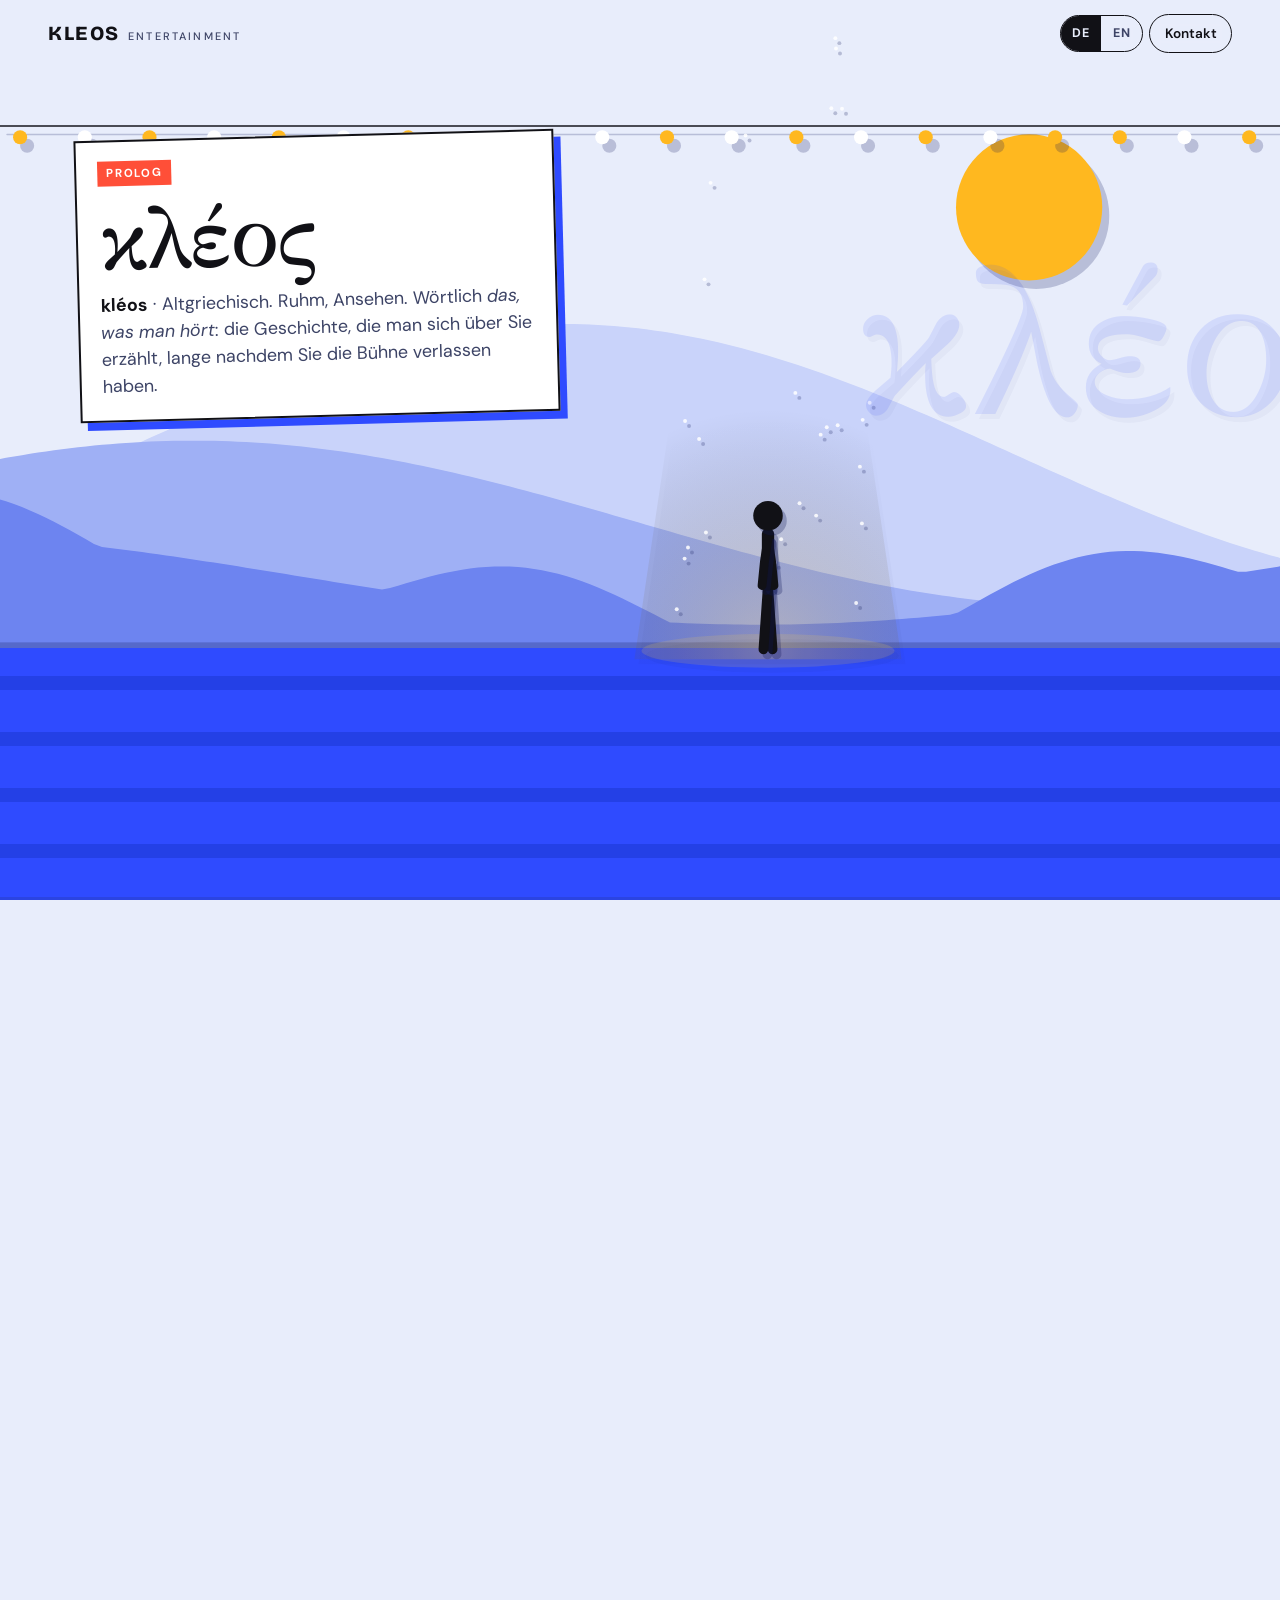
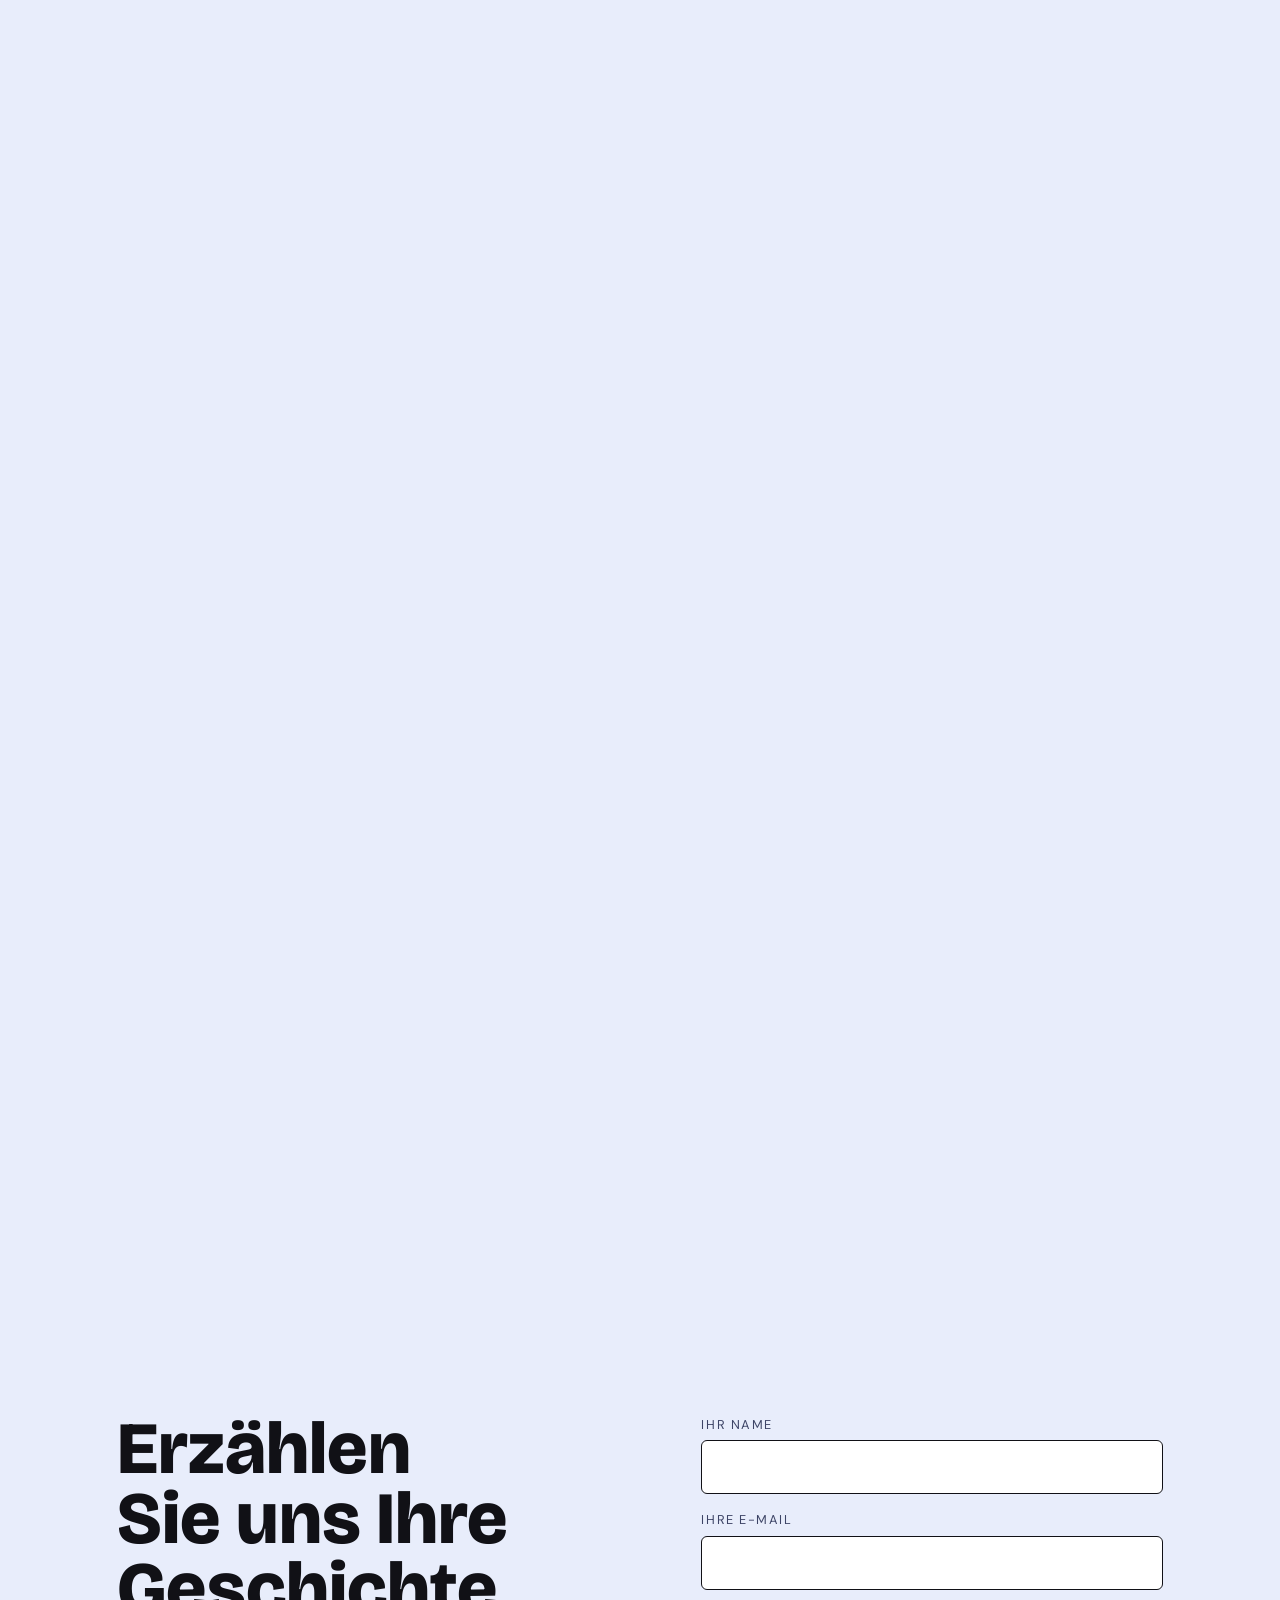
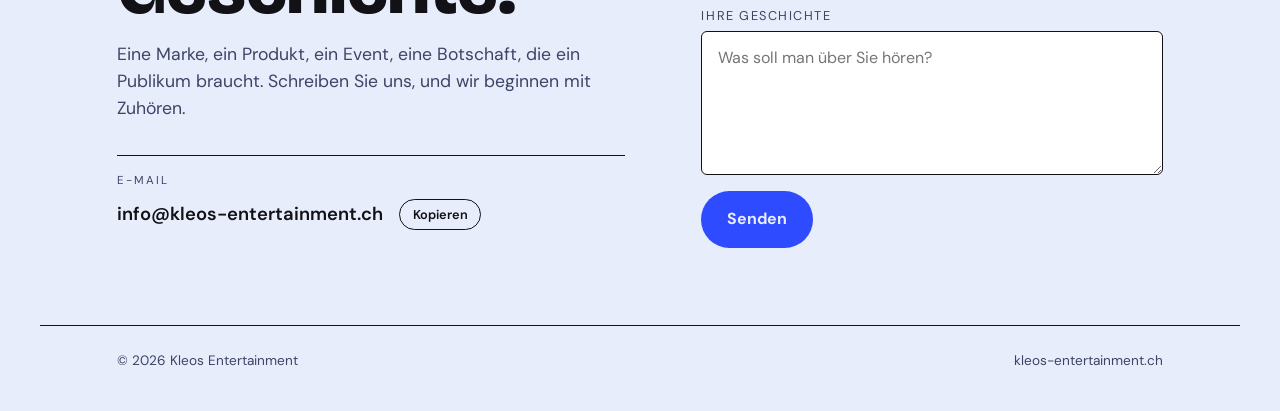
<file: concepts/f-popup.html>
<!doctype html>
<html lang="de">
<head>
<meta charset="utf-8">
<meta name="viewport" content="width=device-width, initial-scale=1, viewport-fit=cover">
<title>Kleos Pop-up</title>
<link rel="preconnect" href="https://fonts.googleapis.com"><link rel="preconnect" href="https://fonts.gstatic.com" crossorigin>
<link rel="stylesheet" href="https://fonts.googleapis.com/css2?family=Bricolage+Grotesque:opsz,wght@12..96,500;12..96,800&family=DM+Sans:wght@400;500;700&family=GFS+Didot&display=swap">
<style>
:root{--bg:#e8edfb;--fg:#111116;--muted:#3d4466;--accent:#2f4bff;--accent2:#ff4f38;--line:#111116;--field:#ffffff;
  --f-display:"Bricolage Grotesque",sans-serif;--f-body:"DM Sans",system-ui,sans-serif;color-scheme:light}
.card{left:clamp(16px,6vw,96px);top:clamp(80px,15vh,150px);max-width:min(30rem,calc(100vw - 32px));background:#fff;border:2.5px solid var(--fg);padding:1.1rem 1.3rem 1.3rem;box-shadow:7px 8px 0 var(--accent);transform:rotate(calc(-1.5deg + (1 - var(--o,1))*6deg)) translateY(calc((1 - var(--o,1))*24px))}
.card:nth-child(even){transform:rotate(calc(1.2deg - (1 - var(--o,1))*6deg)) translateY(calc((1 - var(--o,1))*24px))}
.card .act{display:inline-block;font-family:var(--f-body);font-weight:700;font-size:.72rem;letter-spacing:.16em;text-transform:uppercase;background:var(--accent2);color:#fff;padding:.25rem .55rem}
.card h2{font-family:var(--f-display);font-weight:800;font-size:clamp(1.8rem,4.4vw,3.2rem);line-height:1;margin:.6rem 0 .5rem;text-wrap:balance;letter-spacing:-.01em}
.card.prologue h2{font-family:"GFS Didot",serif;font-weight:400;font-size:clamp(3rem,8vw,5.5rem)}
.card p{margin:0;font-size:clamp(.98rem,1.5vw,1.12rem);line-height:1.5;color:var(--muted)}
.card p b{color:var(--fg)}
@media (max-width:640px){.card{top:70px}}

.lang{display:flex;border:1.5px solid var(--line);border-radius:99px;overflow:hidden;background:color-mix(in srgb,var(--bg) 70%,transparent);backdrop-filter:blur(6px);pointer-events:auto}
.lang button{font:inherit;font-size:.78rem;font-weight:700;letter-spacing:.08em;color:var(--muted);background:transparent;border:0;padding:.5rem .7rem;cursor:pointer}
.lang button[aria-pressed="true"]{color:var(--bg);background:var(--fg)}
.top nav{align-items:center}
*{box-sizing:border-box}
html{scroll-behavior:smooth}
body{margin:0;background:var(--bg);color:var(--fg);font-family:var(--f-body);font-size:16px;line-height:1.55}
:focus-visible{outline:2px solid var(--accent);outline-offset:3px}
.top{position:fixed;left:0;right:0;top:0;z-index:10;display:flex;align-items:center;justify-content:space-between;gap:1rem;padding:calc(14px + env(safe-area-inset-top,0px)) clamp(16px,4vw,48px) 14px;pointer-events:none}
.top a{pointer-events:auto;color:var(--fg);text-decoration:none}
.mark{font-family:var(--f-display);font-weight:800;font-size:1.25rem;letter-spacing:.08em;display:flex;align-items:baseline;gap:.5rem}
.mark small{font-family:var(--f-body);font-weight:500;font-size:.68rem;letter-spacing:.2em;text-transform:uppercase;color:var(--muted)}
.top nav{display:flex;gap:.4rem}
.top nav a{font-size:.85rem;font-weight:600;padding:.5rem .9rem;border:1.5px solid var(--line);border-radius:99px;background:color-mix(in srgb,var(--bg) 70%,transparent);backdrop-filter:blur(6px)}
.top nav a:hover{border-color:var(--accent);color:var(--accent)}
@media (max-width:520px){.mark small{display:none}}
.story{height:var(--len,855vh);position:relative}
.stage{position:sticky;top:0;height:100vh;height:100dvh;overflow:hidden}
#world{position:absolute;inset:0;width:100%;height:100%;display:block}
.cards{position:absolute;inset:0;pointer-events:none}
.card{position:absolute;opacity:0}
.card:first-child{opacity:1}
.progress{position:absolute;left:0;right:0;bottom:0;height:3px;background:color-mix(in srgb,var(--fg) 12%,transparent)}
.progress i{display:block;height:100%;background:var(--accent);transform-origin:left;transform:scaleX(0)}
.sr{position:absolute;width:1px;height:1px;overflow:hidden;clip:rect(0 0 0 0);white-space:nowrap}

.contact{padding-inline:clamp(16px,6vw,96px);padding-block:clamp(64px,10vw,120px) 40px;display:grid;grid-template-columns:minmax(0,1.1fr) minmax(0,1fr);gap:clamp(32px,6vw,80px);max-width:1200px;margin:0 auto}
@media (max-width:800px){.contact{grid-template-columns:1fr}}
.contact h2{font-family:var(--f-display);font-weight:800;font-size:clamp(2.4rem,6vw,4.6rem);line-height:.95;margin:0 0 1rem;text-wrap:balance}
.contact .lead{color:var(--muted);font-size:1.1rem;max-width:30rem;margin:0 0 2rem}
.reach{display:grid;gap:1rem}
.reach .row{display:flex;flex-wrap:wrap;align-items:center;gap:.6rem 1rem;padding-block:1rem;border-top:1.5px solid var(--line)}
.reach .k{font-size:.72rem;letter-spacing:.18em;text-transform:uppercase;color:var(--muted);width:100%}
.reach a,.reach #mail-text{color:var(--fg);font-size:1.15rem;font-weight:600;text-decoration:none;word-break:break-all}
.reach a:hover{color:var(--accent)}
.chip{font:inherit;font-size:.8rem;font-weight:600;color:var(--fg);background:transparent;border:1.5px solid var(--line);border-radius:99px;padding:.3rem .8rem;cursor:pointer}
.chip:hover{border-color:var(--accent);color:var(--accent)}
form{display:grid;gap:1rem;align-content:start}
label{display:grid;gap:.35rem;font-size:.8rem;letter-spacing:.12em;text-transform:uppercase;color:var(--muted)}
input,textarea{font:inherit;font-size:1rem;letter-spacing:0;text-transform:none;color:var(--fg);background:var(--field);border:1.5px solid var(--line);border-radius:6px;padding:.85rem 1rem;width:100%}
textarea{min-height:9rem;resize:vertical}
input:focus,textarea:focus{outline:none;border-color:var(--accent)}
.send{font:inherit;font-weight:700;font-size:1rem;color:var(--bg);background:var(--accent);border:0;border-radius:99px;padding:1rem 1.6rem;cursor:pointer;justify-self:start}
.send:hover{background:var(--accent2)}
.send:disabled{opacity:.6;cursor:wait}
#form-note{min-height:1.4em;margin:0;color:var(--muted);font-size:.92rem}
footer{padding-inline:clamp(16px,6vw,96px);padding-block:24px 40px;color:var(--muted);font-size:.85rem;max-width:1200px;margin:0 auto;border-top:1.5px solid var(--line);display:flex;flex-wrap:wrap;justify-content:space-between;gap:.5rem}
</style>
</head>
<body>


<header class="top">
  <a class="mark" href="#story" data-i18n-aria="home" aria-label="Kleos Entertainment, zurück zum Anfang">KLEOS<small>Entertainment</small></a>
  <nav aria-label="Menu">
    <div class="lang" role="group" data-i18n-aria="lang" aria-label="Sprache"><button type="button" data-lang="de" aria-pressed="true">DE</button><button type="button" data-lang="en" aria-pressed="false">EN</button></div>
    <a href="#contact" data-i18n="contact">Kontakt</a>
  </nav>
</header>

<section id="story" class="story" data-i18n-aria="story" aria-label="Die Geschichte von Kleos Entertainment in neun Szenen">
  <div class="stage">
    <canvas id="world" aria-hidden="true"></canvas>
    <div class="cards">
      <article class="card prologue" data-act="Prolog" data-short="κλέος"><span class="act">Prolog</span><h2>κλέος</h2><p><b>kléos</b> · Altgriechisch. Ruhm, Ansehen. Wörtlich <i>das, was man hört</i>: die Geschichte, die man sich über Sie erzählt, lange nachdem Sie die Bühne verlassen haben.</p></article><article class="card" data-act="Akt I" data-short="Die Helden"><span class="act">Akt I</span><h2>Jeder Held hatte seine eigene Geschichte.</h2><p>Andere Taten, andere Lieder. Genau das machte jeden von ihnen unvergesslich.</p></article><article class="card" data-act="Akt II" data-short="Ihre Marke"><span class="act">Akt II</span><h2>Jede Marke auch.</h2><p>Darum arbeiten wir nie nach Schema F. Eine Vorlage lässt Sie aussehen wie alle anderen.</p></article><article class="card" data-act="Akt III · Zuhören" data-short="Zuhören"><span class="act">Akt III · Zuhören</span><h2>Zuerst hören wir zu.</h2><p>Wir recherchieren Ihre Marke, Ihr Produkt und die Menschen, die es nutzen, bis wir wissen, wie man Sie heute sieht.</p></article><article class="card" data-act="Akt IV · Finden" data-short="Finden"><span class="act">Akt IV · Finden</span><h2>Dann graben wir nach dem, was nur Sie haben.</h2><p>Ihren USP. Wenn Ihre Geschichte auch zur Konkurrenz passen könnte, gehen die Leute zur Konkurrenz.</p></article><article class="card" data-act="Akt V · Erzählen" data-short="Erzählen"><span class="act">Akt V · Erzählen</span><h2>Dann erzählen wir sie so, dass man zuhören will.</h2><p>Wer gut unterhalten wird, hört mit den Ohren und mit dem Herzen zu. So bleibt eine Botschaft hängen.</p></article><article class="card" data-act="Heldentat · Orangina Schweiz" data-short="Ein Kostüm"><span class="act">Heldentat · Orangina Schweiz</span><h2>Ein Kostüm. Eine ganze Figur.</h2><p>Kleines Budget, grosse Idee: eine Figur, die die Geschichte der Marke in kurzen, witzigen Clips für Social Media erzählt.</p></article><article class="card" data-act="Heldentat · Eurovision Song Contest" data-short="Showfieber"><span class="act">Heldentat · Eurovision Song Contest</span><h2>Ein Sicherheitsbriefing, das Lust auf die Show macht.</h2><p>Das Briefing für alle Delegationen und Crews, gedreht in einer Kulisse wie die Show selbst, mit Witzen für die Fans. Danach kannten alle die Regeln und kamen schon in Feststimmung in die Halle.</p></article><article class="card" data-act="Ihr Auftritt" data-short="Ihre Geschichte"><span class="act">Ihr Auftritt</span><h2>Was wird man über Sie erzählen?</h2><p>Finden wir Ihr Kleos. Scrollen Sie weiter und erzählen Sie uns davon.</p></article>
    </div>
    <div class="progress" aria-hidden="true"><i id="bar"></i></div>
  </div>
</section>

<section id="contact" class="contact" data-i18n-aria="contact" aria-label="Kontakt">
  <div>
    <h2 data-i18n="h2">Erzählen Sie uns Ihre Geschichte.</h2>
    <p class="lead" data-i18n="lead">Eine Marke, ein Produkt, ein Event, eine Botschaft, die ein Publikum braucht. Schreiben Sie uns, und wir beginnen mit Zuhören.</p>
    <div class="reach">
      <div class="row"><span class="k" data-i18n="email">E-Mail</span><span id="mail-text">info@kleos-entertainment.ch</span><button class="chip" id="copy-mail" type="button" data-mail="info@kleos-entertainment.ch" data-i18n="copy">Kopieren</button></div>
    </div>
  </div>
  <form id="contact-form" data-to="info@kleos-entertainment.ch" novalidate>
    <label for="f-name"><span data-i18n="name">Ihr Name</span><input id="f-name" name="name" autocomplete="name" required></label>
    <label for="f-email"><span data-i18n="mail">Ihre E-Mail</span><input id="f-email" name="email" type="email" autocomplete="email" required></label>
    <label for="f-msg"><span data-i18n="msg">Ihre Geschichte</span><textarea id="f-msg" name="message" data-i18n-ph="ph" placeholder="Was soll man über Sie hören?" required></textarea></label>
    <input type="text" name="_honey" tabindex="-1" autocomplete="off" aria-hidden="true" style="position:absolute;left:-9999px">
    <button class="send" type="submit" data-i18n="send">Senden</button>
    <p id="form-note" aria-live="polite"></p>
  </form>
</section>
<footer><span>© 2026 Kleos Entertainment</span><span>kleos-entertainment.ch</span></footer>

<script>window.I18N={"de": {"ui": {"contact": "Kontakt", "home": "Kleos Entertainment, zurück zum Anfang", "story": "Die Geschichte von Kleos Entertainment in neun Szenen", "h2": "Erzählen Sie uns Ihre Geschichte.", "lead": "Eine Marke, ein Produkt, ein Event, eine Botschaft, die ein Publikum braucht. Schreiben Sie uns, und wir beginnen mit Zuhören.", "email": "E-Mail", "copy": "Kopieren", "copied": "Kopiert", "selected": "Markiert", "name": "Ihr Name", "mail": "Ihre E-Mail", "msg": "Ihre Geschichte", "ph": "Was soll man über Sie hören?", "send": "Senden", "newstory": "Neue Geschichte", "present": "HEUTE", "note": "Das hat nicht geklappt, darum öffnet sich jetzt Ihr Mail-Programm. Sie können auch direkt an {to} schreiben.", "thanks": "Danke! Ihre Nachricht ist bei uns angekommen. Wir melden uns bald.", "sending": "Wird gesendet …", "missing": "Bitte Name, eine gültige E-Mail und Ihre Nachricht ausfüllen.", "lang": "Sprache"}, "acts": [{"act": "Prolog", "short": "κλέος", "h2": "κλέος", "p": "<b>kléos</b> · Altgriechisch. Ruhm, Ansehen. Wörtlich <i>das, was man hört</i>: die Geschichte, die man sich über Sie erzählt, lange nachdem Sie die Bühne verlassen haben."}, {"act": "Akt I", "short": "Die Helden", "h2": "Jeder Held hatte seine eigene Geschichte.", "p": "Andere Taten, andere Lieder. Genau das machte jeden von ihnen unvergesslich."}, {"act": "Akt II", "short": "Ihre Marke", "h2": "Jede Marke auch.", "p": "Darum arbeiten wir nie nach Schema F. Eine Vorlage lässt Sie aussehen wie alle anderen."}, {"act": "Akt III · Zuhören", "short": "Zuhören", "h2": "Zuerst hören wir zu.", "p": "Wir recherchieren Ihre Marke, Ihr Produkt und die Menschen, die es nutzen, bis wir wissen, wie man Sie heute sieht."}, {"act": "Akt IV · Finden", "short": "Finden", "h2": "Dann graben wir nach dem, was nur Sie haben.", "p": "Ihren USP. Wenn Ihre Geschichte auch zur Konkurrenz passen könnte, gehen die Leute zur Konkurrenz."}, {"act": "Akt V · Erzählen", "short": "Erzählen", "h2": "Dann erzählen wir sie so, dass man zuhören will.", "p": "Wer gut unterhalten wird, hört mit den Ohren und mit dem Herzen zu. So bleibt eine Botschaft hängen."}, {"act": "Heldentat · Orangina Schweiz", "short": "Ein Kostüm", "h2": "Ein Kostüm. Eine ganze Figur.", "p": "Kleines Budget, grosse Idee: eine Figur, die die Geschichte der Marke in kurzen, witzigen Clips für Social Media erzählt."}, {"act": "Heldentat · Eurovision Song Contest", "short": "Showfieber", "h2": "Ein Sicherheitsbriefing, das Lust auf die Show macht.", "p": "Das Briefing für alle Delegationen und Crews, gedreht in einer Kulisse wie die Show selbst, mit Witzen für die Fans. Danach kannten alle die Regeln und kamen schon in Feststimmung in die Halle."}, {"act": "Ihr Auftritt", "short": "Ihre Geschichte", "h2": "Was wird man über Sie erzählen?", "p": "Finden wir Ihr Kleos. Scrollen Sie weiter und erzählen Sie uns davon."}]}, "en": {"ui": {"contact": "Contact", "home": "Kleos Entertainment, back to the start", "story": "The story of Kleos Entertainment, in nine scenes", "h2": "Tell us your story.", "lead": "A brand, a product, an event, a message that needs an audience. Write to us and we'll start by listening.", "email": "Email", "copy": "Copy", "copied": "Copied", "selected": "Selected", "name": "Your name", "mail": "Your email", "msg": "Your story", "ph": "What should people hear about you?", "send": "Send", "newstory": "New story", "present": "PRESENT DAY", "note": "That didn’t work, so your mail app is opening instead. You can also write to {to} directly.", "thanks": "Thank you! Your message has reached us. We’ll be in touch soon.", "sending": "Sending …", "missing": "Please fill in your name, a valid email and your message.", "lang": "Language"}, "acts": [{"act": "Prologue", "short": "κλέος", "h2": "κλέος", "p": "<b>kléos</b> · Ancient Greek. Glory, renown. Literally <i>what is heard</i>: the story people tell about you, long after you leave the stage."}, {"act": "Act I", "short": "The heroes", "h2": "Every hero had a story of their own.", "p": "Different deeds, different songs. That is what made each of them unforgettable."}, {"act": "Act II", "short": "Your brand", "h2": "So does every brand.", "p": "Which is why we don't do cookie-cutter. A template makes you look like everyone else."}, {"act": "Act III · Listen", "short": "Listen", "h2": "First, we listen.", "p": "We research your brand, your product and the people who use it, until we know how they see you today."}, {"act": "Act IV · Find", "short": "Find", "h2": "Then we dig for what only you have.", "p": "Your USP. If your story could belong to a competitor, people will go to the competitor."}, {"act": "Act V · Tell", "short": "Tell", "h2": "Then we tell it so people want to hear it.", "p": "Entertain people and they listen with their ears and their hearts. That is how a message sticks."}, {"act": "Deed · Orangina Switzerland", "short": "One costume", "h2": "One costume. A whole character.", "p": "Small budget, big idea: a character who tells the brand's story in short, funny clips for social media."}, {"act": "Deed · Eurovision Song Contest", "short": "Stage fever", "h2": "A safety briefing with stage fever.", "p": "The briefing for every delegation and crew, filmed on a set that feels like the show, with jokes for the fans. They learned the rules and walked in already fired up."}, {"act": "Your turn", "short": "Your story", "h2": "What will they hear about you?", "p": "Let's find your kleos. Scroll on and tell us about it."}]}};
(function(){
  const pick=()=>{try{const q=new URLSearchParams(location.search).get('lang');if(q==='de'||q==='en')return q}catch(e){}
    try{const v=localStorage.getItem('kleos-lang');if(v==='de'||v==='en')return v}catch(e){}return 'de'};
  function apply(l){window.LANG=l;const D=window.I18N[l];document.documentElement.lang=l;
    document.querySelectorAll('[data-i18n]').forEach(e=>e.textContent=D.ui[e.dataset.i18n]);
    document.querySelectorAll('[data-i18n-aria]').forEach(e=>e.setAttribute('aria-label',D.ui[e.dataset.i18nAria]));
    document.querySelectorAll('[data-i18n-ph]').forEach(e=>e.placeholder=D.ui[e.dataset.i18nPh]);
    document.querySelectorAll('.card').forEach((c,i)=>{const a=D.acts[i];c.dataset.act=a.act;c.dataset.short=a.short;c.querySelector('.act').textContent=a.act;c.querySelector('h2').innerHTML=a.h2;c.querySelector('p').innerHTML=a.p});
    document.querySelectorAll('[data-lang]').forEach(b=>b.setAttribute('aria-pressed',b.dataset.lang===l));
    const n=document.getElementById('form-note');if(n)n.textContent=''}
  window.LANG='de';
  document.addEventListener('DOMContentLoaded',()=>{});
  const init=()=>{apply(pick());document.querySelectorAll('[data-lang]').forEach(b=>b.addEventListener('click',()=>{apply(b.dataset.lang);try{localStorage.setItem('kleos-lang',b.dataset.lang)}catch(e){}}))};
  if(document.readyState==='loading')document.addEventListener('DOMContentLoaded',init);else init();
})();
</script>
<script>
window.THEME=(function(){
  const base={bg:'#e8edfb',set:'#16161c',dim:'#9aa4cc',hero:'#111116',light:'rgba(255,205,70,.55)',dust:'rgba(255,255,255,.85)',ghost:'rgba(47,75,255,.13)',a1:'#ffb81f',a2:'#ff4f38',a3:'#13c29a',crowd:'#1d2fc4'};
  return{
    ground:.72,groundMobile:.78,heroAt:.4,heroAtWide:.6,heroWeight:7,popup:true,display:'"Bricolage Grotesque",sans-serif',body:'"DM Sans",sans-serif',greek:'"GFS Didot",serif',
    pal(){return base},
    back(x,{W,H,gy,s,cam,t,C}){x.fillStyle=C.bg;x.fillRect(0,0,W,gy);
      x.save();x.shadowColor='rgba(16,24,90,.22)';x.shadowOffsetX=5*s;x.shadowOffsetY=6*s;
      const sx=W*.78-((cam*.04)%(W*1.6));x.fillStyle=C.a1;x.beginPath();x.arc(sx,gy*.32,52*s,0,7);x.fill();
      // three cut-paper layers: further back = slower and paler
      [[.15,'#c9d3fa',.5],[.3,'#9fb0f5',.32],[.5,'#6d84f0',.18]].forEach(([f,c,h],li)=>{x.fillStyle=c;x.beginPath();x.moveTo(0,gy);
        for(let px=-10;px<=W+10;px+=8){const wx=px+cam*f;const yy=gy-h*gy*(.6+.4*Math.sin(wx*.0035+li*1.7))-(li===2?Math.max(0,Math.sin(wx*.011))*30*s:0);x.lineTo(px,yy)}x.lineTo(W,gy);x.fill()});
      // little marquee bulbs on a string, front-most backdrop layer
      const step=46*s,off=-((cam*.7)%step);x.strokeStyle='#16161c';x.lineWidth=1.5;x.beginPath();x.moveTo(0,H*.14);x.lineTo(W,H*.14);x.stroke();
      for(let px=off;px<W+step;px+=step){const on=Math.sin(t*3+px*.05)>0;x.fillStyle=on?C.a1:'#fff';x.beginPath();x.arc(px,H*.14+8*s,5*s,0,7);x.fill()}
      x.restore()},
    floor(x,{W,H,gy,s,C}){x.save();x.shadowColor='rgba(16,24,90,.25)';x.shadowOffsetY=-4*s;x.fillStyle='#2f4bff';x.fillRect(0,gy,W,H-gy);x.restore();
      x.fillStyle='#2440e6';for(let i=0;i<4;i++){x.fillRect(0,gy+(i*2+1)*(H-gy)/9,W,(H-gy)/18)}},
    layer(x,on){if(on){x.shadowColor='rgba(16,24,90,.28)';x.shadowOffsetX=4;x.shadowOffsetY=5;x.shadowBlur=0}else{x.shadowColor='transparent';x.shadowOffsetX=0;x.shadowOffsetY=0}},
    post(){},
  };
})();
</script>
<script>// Kleos story engine: a scroll-driven stage on which one hero walks through the acts.
// A theme (window.THEME) supplies the palette, background, floor and post effects.
(function(){
const T=window.THEME;
const reduce=matchMedia('(prefers-reduced-motion: reduce)').matches;
const story=document.getElementById('story');
const cv=document.getElementById('world'),x=cv.getContext('2d');
const cards=[...document.querySelectorAll('.card')];
const bar=document.getElementById('bar');
const N=cards.length, WALK=.6;
let W=0,H=0,gy=0,s=1,S=600,t=0,pos=0,act=0,idx=0,walking=false,fw=0,cam=0;

const clamp=(v,a=0,b=1)=>Math.max(a,Math.min(b,v));
const ease=v=>v<.5?2*v*v:1-Math.pow(-2*v+2,2)/2;
const back=v=>{const c1=1.7,c3=c1+1;return 1+c3*Math.pow(v-1,3)+c1*Math.pow(v-1,2)};
const lerp=(a,b,k)=>a+(b-a)*k;

function resize(){
  const d=Math.min(2,devicePixelRatio||1);W=cv.clientWidth;H=cv.clientHeight;
  cv.width=Math.round(W*d);cv.height=Math.round(H*d);x.setTransform(d,0,0,d,0,0);
  gy=H*(W<640?T.groundMobile:T.ground);s=clamp(Math.min(H/640,W/420),.62,1.45);S=Math.max(W*.85,520*s);
  story.style.setProperty('--len',(N*95)+'vh');
}

function read(){
  const top=-story.getBoundingClientRect().top,total=Math.max(1,story.offsetHeight-innerHeight);
  const Q=clamp(top/total)*(N-1+WALK);
  idx=Math.min(N-1,Math.floor(Q));const f=Q-idx;
  if(idx===N-1){act=clamp(f/WALK);pos=N-1;walking=false;fw=0}
  else if(f<WALK){act=f/WALK;pos=idx;walking=false;fw=0}
  else{act=1;fw=(f-WALK)/(1-WALK);pos=idx+ease(fw);walking=true}
}
const actOf=j=>j<idx?1:j>idx?0:(walking?1:act);

/* ---------- drawing helpers ---------- */
const P=()=>T.pal(pos/(N-1));
function circ(cx,cy,r,c){x.fillStyle=c;x.beginPath();x.arc(cx,cy,r,0,Math.PI*2);x.fill()}
function line(pts,c,w){x.strokeStyle=c;x.lineWidth=w;x.lineCap='round';x.lineJoin='round';x.beginPath();pts.forEach((p,i)=>i?x.lineTo(p[0],p[1]):x.moveTo(p[0],p[1]));x.stroke()}
function heart(cx,cy,r,c){x.fillStyle=c;x.beginPath();x.moveTo(cx,cy+r*.9);x.bezierCurveTo(cx-r*1.6,cy-r*.2,cx-r*.7,cy-r*1.4,cx,cy-r*.4);x.bezierCurveTo(cx+r*.7,cy-r*1.4,cx+r*1.6,cy-r*.2,cx,cy+r*.9);x.fill()}
function star(cx,cy,r,c,rot=0){x.fillStyle=c;x.beginPath();for(let i=0;i<10;i++){const a=rot+i*Math.PI/5-Math.PI/2,rr=i%2?r*.45:r;x.lineTo(cx+Math.cos(a)*rr,cy+Math.sin(a)*rr)}x.fill()}
function rrect(px,py,w,h,r,c,stroke){x.beginPath();x.roundRect?x.roundRect(px,py,w,h,r):x.rect(px,py,w,h);if(stroke){x.strokeStyle=c;x.lineWidth=stroke;x.stroke()}else{x.fillStyle=c;x.fill()}}
function txt(str,px,py,size,c,font,align='center',alpha=1){x.save();x.globalAlpha*=alpha;x.fillStyle=c;x.font=`${size}px ${font}`;x.textAlign=align;x.textBaseline='middle';x.fillText(str,px,py);x.restore()}
function rnd(i){const v=Math.sin(i*127.1+311.7)*43758.5453;return v-Math.floor(v)}

/* ---------- the hero ---------- */
function limb(o,a,b,L){const e=[o[0]+Math.sin(a)*L,o[1]+Math.cos(a)*L];return [e,[e[0]+Math.sin(b)*L,e[1]+Math.cos(b)*L]]}
const POSE={
  stand:()=>({legs:[[.07,0],[-.07,0]],arms:[[.15,.1],[-.15,-.1]],lean:0}),
  walk:ph=>({legs:[[Math.sin(ph)*.5,Math.max(0,-Math.cos(ph))*.9],[-Math.sin(ph)*.5,Math.max(0,Math.cos(ph))*.9]],arms:[[-Math.sin(ph)*.45,-Math.sin(ph)*.45+.35],[Math.sin(ph)*.45,Math.sin(ph)*.45+.35]],lean:.08,bob:Math.abs(Math.cos(ph))*2}),
  open:()=>({legs:[[.18,0],[-.18,0]],arms:[[.9,1.2],[-.9,-1.2]],lean:0}),
  ear:t=>({legs:[[.1,0],[-.05,0]],arms:[[2.25,4.15],[.1,.05]],lean:.16+Math.sin(t*2)*.03}),
  dig:t=>{const k=Math.sin(t*4);return{legs:[[.35,.2],[-.25,.1]],arms:[[.95+k*.35,.45+k*.35],[.75+k*.35,.25+k*.35]],lean:.5+k*.12,dig:k}},
  mic:t=>({legs:[[.15,0],[-.15,0]],arms:[[1.0,2.65],[-2.2-Math.sin(t*3)*.2,-2.6]],lean:-.04}),
  cheer:t=>({legs:[[.2,0],[-.2,0]],arms:[[2.6+Math.sin(t*9)*.15,3.0],[-2.6-Math.sin(t*9)*.15,-3.0]],lean:0,bob:Math.abs(Math.sin(t*6))*6}),
  wave:t=>({legs:[[.12,0],[-.12,0]],arms:[[2.5,2.9+Math.sin(t*7)*.45],[-.2,-.1]],lean:0}),
  board:t=>({legs:[[.1,0],[-.1,0]],arms:[[1.25,2.2],[.6+Math.sin(t*5)*.15,1.9]],lean:.05}),
  bounce:t=>({legs:[[Math.sin(t*6)*.25,0],[-Math.sin(t*6)*.25,0]],arms:[[1.65,1.9+Math.sin(t*6)*.3],[-1.65,-1.9-Math.sin(t*6)*.3]],lean:0,bob:Math.abs(Math.sin(t*6))*8}),
  front:t=>({legs:[[.22,0],[-.22,0]],arms:[[2.55,2.95+Math.sin(t*7)*.4],[-.45,-.3]],lean:0}),
};
function mixPose(a,b,k){const m=(p,q)=>p.map((v,i)=>Array.isArray(v)?m(v,q[i]):lerp(v,q[i],k));return{legs:m(a.legs,b.legs),arms:m(a.arms,b.arms),lean:lerp(a.lean||0,b.lean||0,k),bob:lerp(a.bob||0,b.bob||0,k),dig:b.dig}}
function drawHero(hx,p,col,w){
  const L=23*s,A=17*s,hip=[hx,gy-2*L-(p.bob||0)*s+1*s];
  const ln=p.lean||0,neck=[hip[0]+Math.sin(ln)*36*s,hip[1]-Math.cos(ln)*36*s];
  const head=[neck[0]+Math.sin(ln)*13*s,neck[1]-Math.cos(ln)*13*s];
  const sh=[lerp(neck[0],hip[0],.08),lerp(neck[1],hip[1],.08)];
  const lw=(w||6)*s;
  p.legs.forEach(([a,b])=>{const [k,f]=limb(hip,a,a-b,L);line([hip,k,f],col,lw)});
  line([hip,neck],col,lw*1.25);
  const hands=p.arms.map(([a,b])=>{const [e,h]=limb(sh,a,b,A);line([sh,e,h],col,lw*.9);return h});
  circ(head[0],head[1],10.5*s,col);
  return{hip,neck,head,sh,hands,L};
}

/* ---------- acts: props drawn around the hero's mark (cx) ---------- */
const SC=[
 // 0 Prologue: a spotlight finds the hero, the word hangs in the dark
 {pose:(a,t)=>mixPose(POSE.stand(),POSE.open(),ease(a)),
  draw(cx,a,C){const k=.45+.55*a;
    const g=x.createRadialGradient(cx,gy,4,cx,gy,170*s);g.addColorStop(0,C.light);g.addColorStop(1,'transparent');
    x.save();x.globalAlpha=k;x.fillStyle=g;x.beginPath();x.moveTo(cx-24*s,-10);x.lineTo(cx+24*s,-10);x.lineTo(cx+95*s,gy+8*s);x.lineTo(cx-95*s,gy+8*s);x.fill();
    x.globalAlpha=k*.6;x.fillStyle=C.light;x.beginPath();x.ellipse(cx,gy+2*s,90*s,12*s,0,0,7);x.fill();x.restore();
    for(let i=0;i<26;i++){const px=cx+(rnd(i)-.5)*150*s,py=gy-((t*14*(.4+rnd(i+9))+rnd(i+3)*H)%(gy));circ(px,py,1.4*s,C.dust)}
    txt('κλέος',cx+(W<640?0:250*s),gy-(W<640?260:200)*s,(W<640?90:150)*s,C.ghost,T.greek,'center',.9);}},
 // 1 Act I: three heroes on plinths light up, theatre masks above
 {pose:(a,t)=>POSE.stand(),
  draw(cx,a,C){const xs=[cx+95*s,cx+175*s,cx+255*s];
    xs.forEach((px,i)=>{const on=clamp(a*3.2-i*.9);const py=gy-26*s;
      rrect(px-26*s,py,52*s,26*s,3*s,C.set);
      if(on>0){const g=x.createLinearGradient(px,0,px,py);g.addColorStop(0,'transparent');g.addColorStop(1,C.light);x.save();x.globalAlpha=on*.7;x.fillStyle=g;x.beginPath();x.moveTo(px-8*s,0);x.lineTo(px+8*s,0);x.lineTo(px+34*s,py);x.lineTo(px-34*s,py);x.fill();x.restore()}
      x.save();x.translate(px,py);x.scale(.62,.62);x.translate(-px,-gy);
      const col=on>.5?C.hero:C.dim;
      const h=drawHero(px,[POSE.stand(),POSE.cheer(t),POSE.mic(t)][i],col,6);
      if(i===0){circ(h.hands[1][0]-8*s,h.hands[1][1],15*s,col);line([[h.hands[0][0],h.hands[0][1]+30*s],[h.hands[0][0]+4*s,h.hands[0][1]-70*s]],col,4*s)}
      if(i===1){x.strokeStyle=col;x.lineWidth=4*s;x.beginPath();x.arc(h.head[0],h.head[1]-22*s,16*s,Math.PI,0);x.stroke()}
      if(i===2){x.strokeStyle=col;x.lineWidth=4*s;x.beginPath();x.moveTo(h.hands[0][0]-12*s,h.hands[0][1]-14*s);x.quadraticCurveTo(h.hands[0][0],h.hands[0][1]+18*s,h.hands[0][0]+12*s,h.hands[0][1]-14*s);x.stroke()}
      x.restore();});
    const my=gy-235*s,mx=cx+175*s,ma=.25+.75*a;
    [[-34,1],[34,-1]].forEach(([o,sm],i)=>{x.save();x.globalAlpha=ma;x.translate(mx+o*s,my);x.rotate(o*.004);
      x.fillStyle=i?C.a2:C.a1;x.beginPath();x.ellipse(0,0,28*s,36*s,0,0,7);x.fill();
      x.fillStyle=C.bg;x.beginPath();x.ellipse(-10*s,-6*s,6*s,4*s,sm*.3,0,7);x.ellipse(10*s,-6*s,6*s,4*s,-sm*.3,0,7);x.fill();
      x.strokeStyle=C.bg;x.lineWidth=4*s;x.beginPath();x.arc(0,sm>0?8*s:22*s,12*s,sm>0?.2:Math.PI+.2,sm>0?Math.PI-.2:-.2);x.stroke();x.restore()});}},
 // 2 Act II: a row of identical cookie-cutter figures topples, only the hero stays
 {pose:(a,t)=>mixPose(POSE.stand(),POSE.open(),clamp(a*1.6-.6)),
  draw(cx,a,C){for(let i=0;i<6;i++){const px=cx+(70+i*44)*s,fall=ease(clamp(a*2.2-i*.18));
      x.save();x.translate(px+16*s,gy);x.rotate(fall*Math.PI/2);x.translate(-px-16*s,-gy);
      const c=C.dim,u=s*.95;x.fillStyle=c;x.beginPath();
      x.arc(px,gy-62*u,11*u,0,7);x.rect(px-10*u,gy-52*u,20*u,30*u);x.rect(px-20*u,gy-50*u,40*u,8*u);x.rect(px-10*u,gy-24*u,8*u,24*u);x.rect(px+2*u,gy-24*u,8*u,24*u);x.fill();
      x.fillStyle=C.bg;x.beginPath();x.arc(px,gy-46*u,1.8*u,0,7);x.arc(px,gy-38*u,1.8*u,0,7);x.fill();x.restore()}
    if(a>.4){x.save();x.globalAlpha=clamp((a-.4)*2);const g=x.createRadialGradient(cx,gy-50*s,4,cx,gy-50*s,90*s);g.addColorStop(0,C.light);g.addColorStop(1,'transparent');x.fillStyle=g;x.fillRect(cx-100*s,gy-150*s,200*s,160*s);x.restore()}}},
 // 3 Act III: the hero leans in and listens; the crowd's voices travel to him
 {pose:(a,t)=>POSE.ear(t),
  draw(cx,a,C){const sym=['♥','?','!','★','♪'];
    for(let i=0;i<5;i++){const px=cx+(120+i*38)*s,u=.6+rnd(i)*.15;x.save();x.translate(px,gy);x.scale(u,u);x.translate(-px,-gy);drawHero(px,POSE.wave(t+i),C.dim,6);x.restore();
      for(let k=0;k<2;k++){const ph=((t*.35+rnd(i*7+k))%1),qx=lerp(px,cx+10*s,ph),qy=lerp(gy-70*s*u,gy-95*s,ph)-Math.sin(ph*Math.PI)*40*s;
        txt(sym[(i+k)%5],qx,qy,(14+6*a)*s,[C.a1,C.a2,C.a3][(i+k)%3],T.body,'center',Math.sin(ph*Math.PI)*(.5+.5*a))}}
    x.strokeStyle=C.light;x.lineWidth=2*s;for(let r=0;r<3;r++){const rr=((t*30+r*22)%66)*s+12*s;x.save();x.globalAlpha=(1-rr/(80*s))*a;x.beginPath();x.arc(cx+12*s,gy-100*s,rr,-.8,.8);x.stroke();x.restore()}}},
 // 4 Act IV: the hero digs; under the floor there is depth, and the USP rises out of it
 {pose:(a,t)=>POSE.dig(t),
  draw(cx,a,C){const hx=cx+55*s;
    for(let l=0;l<4;l++){x.fillStyle=[C.set,C.dim,C.set,C.dim][l];x.globalAlpha=.35+.12*l;x.fillRect(cx-140*s,gy+l*18*s,320*s,18*s)}x.globalAlpha=1;
    x.fillStyle=C.bg;x.beginPath();x.ellipse(hx,gy+2*s,30*s,10*s+a*40*s,0,0,Math.PI);x.fill();
    for(let i=0;i<6;i++){const ph=(t*1.6+rnd(i))%1;circ(hx-10*s-ph*50*s,gy-Math.sin(ph*Math.PI)*45*s,(2+rnd(i+2)*3)*s,C.dim)}
    const gyA=gy+60*s-ease(a)*150*s,gx=hx;
    const g=x.createRadialGradient(gx,gyA,2,gx,gyA,60*s);g.addColorStop(0,C.a1);g.addColorStop(1,'transparent');x.save();x.globalAlpha=.25+.6*a;x.fillStyle=g;x.fillRect(gx-60*s,gyA-60*s,120*s,120*s);x.restore();
    x.fillStyle=C.a1;x.beginPath();x.moveTo(gx,gyA-22*s);x.lineTo(gx+18*s,gyA-4*s);x.lineTo(gx,gyA+22*s);x.lineTo(gx-18*s,gyA-4*s);x.fill();
    x.fillStyle=C.light;x.beginPath();x.moveTo(gx,gyA-22*s);x.lineTo(gx+7*s,gyA-4*s);x.lineTo(gx-7*s,gyA-4*s);x.fill();
    if(a>.65)txt('USP',gx,gyA-42*s,16*s,C.a1,T.display,'center',clamp((a-.65)*3))},
  over(h,C){const [p1,p2]=h.hands,dx=p2[0]-p1[0],dy=p2[1]-p1[1],d=Math.hypot(dx,dy)||1,ex=p2[0]+dx/d*44*s,ey=p2[1]+dy/d*44*s;line([[p1[0]-dx/d*16*s,p1[1]-dy/d*16*s],[ex,ey]],C.set,4*s);x.fillStyle=C.set;x.beginPath();x.ellipse(ex,ey,7*s,11*s,Math.atan2(dy,dx)-Math.PI/2,0,7);x.fill()}},
 // 5 Act V: the curtain opens, the hero takes the mic, hearts rise from the crowd
 {pose:(a,t)=>mixPose(POSE.stand(),POSE.mic(t),clamp(a*2)),
  draw(cx,a,C){rrect(cx-110*s,gy-12*s,220*s,12*s,2*s,C.set);
    const open=ease(clamp(a*1.5));const top=gy-280*s;
    [-1,1].forEach(sd=>{const inner=cx+sd*lerp(8,150,open)*s,outer=cx+sd*190*s;x.fillStyle=C.a2;x.beginPath();x.moveTo(outer,top);x.lineTo(inner,top);
      for(let k=0;k<=8;k++){const yy=lerp(top,gy-12*s,k/8);x.lineTo(inner+sd*Math.sin(k*1.7+t*.8)*4*s+sd*(k/8)*open*30*s,yy)}x.lineTo(outer,gy-12*s);x.fill();
      x.strokeStyle=C.bg;x.globalAlpha=.25;x.lineWidth=2*s;for(let k=1;k<5;k++){const xx=lerp(inner,outer,k/5);x.beginPath();x.moveTo(xx,top);x.lineTo(xx,gy-12*s);x.stroke()}x.globalAlpha=1});
    rrect(cx-200*s,top-16*s,400*s,22*s,3*s,C.a2)},
  over(h,C){const m=h.hands[0];line([[m[0],m[1]],[m[0]+3*s,m[1]+12*s]],C.set,4*s);circ(m[0]-1*s,m[1]-5*s,6*s,C.set)},
  front(cx,a,C){const by=H;for(let i=-9;i<10;i++){const px=cx+i*34*s+((i%2)*10*s),py=by-(i%2?18:8)*s;circ(px,py,19*s,C.crowd);x.fillStyle=C.crowd;x.fillRect(px-22*s,py,44*s,40*s)}
    for(let i=0;i<9;i++){const ph=(t*.3+rnd(i))%1;heart(cx+(rnd(i+4)-.5)*360*s,by-30*s-ph*240*s*(.5+a*.6),(6+rnd(i)*5)*s,[C.a1,C.a2,C.a3][i%3]);}}},
 // 6 Orangina Switzerland: the hero steps into a big round costume and goes viral
 {pose:(a,t)=>a<.25?POSE.stand():POSE.bounce(t),
  draw(cx,a,C){const ph=[[-120,-150],[110,-190],[190,-110]];
    ph.forEach(([ox,oy],i)=>{const on=back(clamp(a*2.4-i*.35));if(on<=0)return;const px=cx+ox*s,py=gy+oy*s,fl=Math.sin(t*1.5+i)*5*s;
      x.save();x.translate(px,py+fl);x.scale(on,on);rrect(-26*s,-46*s,52*s,92*s,8*s,C.set);rrect(-21*s,-38*s,42*s,72*s,3*s,C.bg);
      x.fillStyle=C.a2;x.beginPath();x.arc(0,-2*s,13*s,0,7);x.fill();x.fillStyle=C.bg;x.beginPath();x.moveTo(-4*s,-9*s);x.lineTo(7*s,-2*s);x.lineTo(-4*s,5*s);x.fill();
      txt('♥ '+(12+Math.floor((t*3+i*7)%88))+'k',0,26*s,9*s,C.a1,T.body);x.restore()})},
  over(h,C,cx,a){const k=back(clamp((a-.15)*2.5));if(k<=0)return;const cy=h.hip[1]-14*s;
    x.save();x.translate(h.hip[0],cy);x.scale(k,k);circ(0,0,34*s,C.a2);x.fillStyle=C.a1;x.beginPath();x.ellipse(-4*s,-38*s,6*s,10*s,-.5,0,7);x.fill();
    circ(-10*s,-8*s,3.6*s,C.bg);circ(10*s,-8*s,3.6*s,C.bg);x.strokeStyle=C.bg;x.lineWidth=3*s;x.beginPath();x.arc(0,2*s,10*s,.25,Math.PI-.25);x.stroke();x.restore()}},
 // 7 Eurovision: hard hat and clipboard for the briefing, then the show kicks in
 {pose:(a,t)=>a<.55?POSE.board(t):mixPose(POSE.board(t),POSE.cheer(t),clamp((a-.55)*4)),
  draw(cx,a,C){const wx=cx-30*s,wy=gy-250*s,cols=16,rows=7,cw=22*s;const live=clamp((a-.5)*3);
    for(let r=0;r<rows;r++)for(let c=0;c<cols;c++){const v=Math.sin(c*.6+r*.9+t*4)*.5+.5;x.fillStyle=live>0&&v>.55?[C.a1,C.a2,C.a3][(r+c)%3]:C.set;x.globalAlpha=.25+.55*(live*v+(1-live)*.3);x.fillRect(wx+c*cw-cols*cw/2+120*s,wy+r*cw,cw-3*s,cw-3*s)}
    x.globalAlpha=1;
    for(let k=0;k<4;k++){const sx=cx+(-120+k*110)*s,ang=Math.sin(t*1.1+k*1.7)*.5;x.save();x.globalAlpha=.12+.25*live;x.fillStyle=[C.a1,C.a3,C.a2,C.a1][k];x.beginPath();x.moveTo(sx,0);x.lineTo(sx+Math.sin(ang)*gy-30*s,gy);x.lineTo(sx+Math.sin(ang)*gy+30*s,gy);x.fill();x.restore()}
    if(live>0)for(let i=0;i<40;i++){const ph=(t*.25+rnd(i))%1;x.save();x.globalAlpha=live;x.fillStyle=[C.a1,C.a2,C.a3][i%3];x.translate(cx+(rnd(i+1)-.5)*500*s+Math.sin(t*2+i)*14*s,ph*gy);x.rotate(t*3+i);x.fillRect(-4*s,-2*s,8*s,4*s);x.restore()}},
  over(h,C,cx,a){x.fillStyle=C.a1;x.beginPath();x.arc(h.head[0],h.head[1]-3*s,13*s,Math.PI,0);x.fill();x.fillRect(h.head[0]-16*s,h.head[1]-4*s,32*s,4*s);
    if(a<.7){const b=h.hands[0];x.save();x.globalAlpha=clamp((.7-a)*5);x.translate(b[0]+4*s,b[1]);x.rotate(-.2);rrect(-12*s,-16*s,24*s,32*s,2*s,C.set);x.strokeStyle=C.bg;x.lineWidth=2*s;for(let k=0;k<3;k++){x.beginPath();x.moveTo(-7*s,(-6+k*7)*s);x.lineTo(7*s,(-6+k*7)*s);x.stroke()}x.restore()}}},
 // 8 Finale: the hero turns to the audience and waves you closer
 {pose:(a,t)=>POSE.front(t),
  draw(cx,a,C){const g=x.createRadialGradient(cx,gy-60*s,6,cx,gy-60*s,200*s);g.addColorStop(0,C.light);g.addColorStop(1,'transparent');x.save();x.globalAlpha=.5+.4*a;x.fillStyle=g;x.fillRect(cx-220*s,gy-260*s,440*s,280*s);x.restore();
    for(let i=0;i<3;i++){const yy=gy+16*s+((t*20+i*12)%36)*s;txt('↓',cx,yy,18*s,C.a1,T.body,'center',(1-((t*20+i*12)%36)/36)*a)}}},
];

function frame(){
  if(!reduce)t+=1/60;
  read();
  const C=P();
  const heroX=pos*S;cam=heroX-W*(W<640?.32:W>900?(T.heroAtWide||T.heroAt):T.heroAt);
  x.clearRect(0,0,W,H);
  T.back(x,{W,H,gy,s,cam,pos,t,C,N,S,idx,fw,walking});
  T.floor(x,{W,H,gy,s,cam,C});
  T.layer&&T.layer(x,true);
  const vis=[];for(let j=0;j<N;j++){const cx=j*S-cam;if(cx>-S&&cx<W+S)vis.push([j,cx])}
  vis.forEach(([j,cx])=>{const a=actOf(j);x.save();if(T.popup){const k=back(clamp(1-Math.abs(pos-j)*1.35));x.globalAlpha=clamp(k*1.4);x.translate(cx,gy);x.scale(1,Math.max(.001,k));x.translate(-cx,-gy)}SC[j].draw(cx,a,C);x.restore()});
  const scn=SC[idx];let pose;
  if(walking)pose=POSE.walk(heroX/(19*s));else pose=scn.pose(act,t);
  const hx=heroX-cam;
  const h=drawHero(hx,pose,C.hero,T.heroWeight||6);
  if(!walking&&scn.over)scn.over(h,C,hx,act);
  if(walking&&idx===6)SC[6].over(h,C,hx,1-clamp(fw*3));
  if(walking&&idx===7)SC[7].over(h,C,hx,1);
  T.layer&&T.layer(x,false);
  vis.forEach(([j,cx])=>{if(SC[j].front){x.save();if(T.popup){const k=back(clamp(1-Math.abs(pos-j)*1.35));x.globalAlpha=clamp(k*1.4)}SC[j].front(cx,actOf(j),C);x.restore()}});
  T.post(x,{W,H,gy,s,cam,pos,t,C,N,idx,fw,walking,cards});
  cards.forEach((c,j)=>{const o=clamp(1-Math.abs(pos-j)*(T.cardFade||2.4));c.style.opacity=o;c.style.visibility=o>0?'visible':'hidden';c.style.setProperty('--o',o)});
  if(bar)bar.style.transform=`scaleX(${(pos+(idx===N-1?act*.6:0))/(N-1+.6)})`;
  requestAnimationFrame(frame);
}
addEventListener('resize',resize);
(document.fonts?document.fonts.ready:Promise.resolve()).then(resize);
resize();requestAnimationFrame(frame);

const L=k=>{try{return window.I18N[window.LANG].ui[k]}catch(e){return k}};
/* ---------- contact form: sent through FormSubmit to the inbox; falls back to the visitor's mail app ---------- */
const form=document.getElementById('contact-form');
if(form){form.addEventListener('submit',async e=>{e.preventDefault();
  const d=new FormData(form),to=form.dataset.to,note=document.getElementById('form-note'),btn=form.querySelector('.send');
  const name=(d.get('name')||'').trim(),email=(d.get('email')||'').trim(),msg=(d.get('message')||'').trim();
  if(!name||!email||!msg||!/^[^@\s]+@[^@\s]+\.[^@\s]+$/.test(email)){note.textContent=L('missing');(!name?form.elements.name:!email||!/@/.test(email)?form.elements.email:form.elements.message).focus();return}
  if(d.get('_honey'))return;
  btn.disabled=true;btn.textContent=L('sending');note.textContent='';
  const mailto=()=>{const subj=encodeURIComponent('Kleos · '+name),body=encodeURIComponent(msg+'\n\n— '+name+' · '+email);location.href=`mailto:${to}?subject=${subj}&body=${body}`;note.textContent=L('note').replace('{to}',to)};
  try{const r=await fetch('https://formsubmit.co/ajax/'+to,{method:'POST',headers:{'Content-Type':'application/json',Accept:'application/json'},
      body:JSON.stringify({name,email,message:msg,_subject:'Kleos Website · '+name,_replyto:email,_template:'table',_captcha:'false',language:window.LANG})});
    const j=await r.json().catch(()=>({}));
    if(r.ok&&String(j.success)!=='false'){form.reset();note.textContent=L('thanks')}else throw new Error(j.message||r.status)}
  catch(err){mailto()}
  finally{btn.disabled=false;btn.textContent=L('send')}});}
const copy=document.getElementById('copy-mail');
if(copy)copy.addEventListener('click',async()=>{const v=copy.dataset.mail;try{await navigator.clipboard.writeText(v);copy.textContent=L('copied')}catch(e){const r=document.createRange();r.selectNodeContents(document.getElementById('mail-text'));const sel=getSelection();sel.removeAllRanges();sel.addRange(r);copy.textContent=L('selected')}setTimeout(()=>copy.textContent=L('copy'),1800)});
})();
</script>

</body>
</html>
</file>
<file: styles.css>
/* ==========================================================
   Kleos Entertainment – Landingpage
   ========================================================== */

:root {
  --bg: #0b0a09;
  --bg-2: #13110f;
  --surface: #1a1714;
  --line: rgba(240, 228, 208, 0.12);
  --text: #f3ece0;
  --muted: #a89f91;
  --gold: #d8b26e;
  --gold-2: #f3d9a4;
  --ember: #c4572f;
  --violet: #5b3d8a;

  --font-display: "Fraunces", Georgia, serif;
  --font-body: "Inter", system-ui, -apple-system, sans-serif;

  --radius: 18px;
  --gutter: clamp(16px, 4vw, 40px);
  --max: 1200px;
  --ease: cubic-bezier(.2, .7, .2, 1);
}

*, *::before, *::after { box-sizing: border-box; }

html { scroll-behavior: smooth; -webkit-text-size-adjust: 100%; }

body {
  margin: 0;
  background: var(--bg);
  color: var(--text);
  font-family: var(--font-body);
  font-size: 17px;
  line-height: 1.65;
  -webkit-font-smoothing: antialiased;
  overflow-x: hidden;
}

img, svg { display: block; max-width: 100%; }
a { color: inherit; text-decoration: none; }
h1, h2, h3 { margin: 0; font-weight: 400; }
p { margin: 0; }

::selection { background: var(--gold); color: var(--bg); }

.container {
  width: 100%;
  max-width: var(--max);
  margin: 0 auto;
  padding: 0 var(--gutter);
}

.skip-link {
  position: absolute; left: 16px; top: -60px; z-index: 100;
  background: var(--gold); color: var(--bg);
  padding: 10px 16px; border-radius: 8px; font-weight: 600;
}
.skip-link:focus { top: 16px; }

:focus-visible { outline: 2px solid var(--gold); outline-offset: 3px; border-radius: 4px; }

/* ---------- Typography helpers ---------- */
.eyebrow {
  font-size: 12px;
  letter-spacing: .22em;
  text-transform: uppercase;
  color: var(--gold);
  margin-bottom: 20px;
  font-weight: 500;
}

.section__title {
  font-family: var(--font-display);
  font-size: clamp(38px, 6vw, 72px);
  line-height: 1.02;
  letter-spacing: -.02em;
  font-variation-settings: "opsz" 144;
}
.section__title em, .about .big strong, blockquote em {
  font-style: italic;
  color: var(--gold-2);
}

/* ---------- Buttons ---------- */
.btn {
  display: inline-flex; align-items: center; justify-content: center; gap: 10px;
  padding: 16px 28px;
  border-radius: 999px;
  background: linear-gradient(135deg, var(--gold-2), var(--gold));
  color: #1a1308;
  font-weight: 600;
  font-size: 15px;
  letter-spacing: .01em;
  border: 0;
  cursor: pointer;
  transition: transform .35s var(--ease), box-shadow .35s var(--ease);
  box-shadow: 0 10px 30px -12px rgba(216, 178, 110, .6);
}
.btn:hover { transform: translateY(-2px); box-shadow: 0 18px 40px -14px rgba(216, 178, 110, .75); }
.btn span { transition: transform .35s var(--ease); }
.btn:hover span { transform: translateX(4px); }

.btn--ghost {
  background: transparent;
  color: var(--text);
  border: 1px solid var(--line);
  box-shadow: none;
}
.btn--ghost:hover { border-color: var(--gold); box-shadow: none; }
.btn--small { padding: 10px 20px; font-size: 14px; }
.btn--full { width: 100%; }

/* ---------- Navigation ---------- */
.nav {
  position: fixed; inset: 0 0 auto 0; z-index: 50;
  transition: background .4s, backdrop-filter .4s, border-color .4s;
  border-bottom: 1px solid transparent;
}
.nav.is-scrolled {
  background: rgba(11, 10, 9, .72);
  backdrop-filter: blur(14px);
  -webkit-backdrop-filter: blur(14px);
  border-bottom-color: var(--line);
}
.nav__inner {
  display: flex; align-items: center; justify-content: space-between;
  height: 76px;
}

.brand {
  display: inline-flex; align-items: center; gap: 12px;
  font-family: var(--font-display);
  font-size: 22px;
  letter-spacing: -.01em;
  color: var(--text);
}
.brand__mark { width: 32px; height: 32px; color: var(--gold); }
.brand em {
  font-family: var(--font-body);
  font-style: normal;
  font-size: 11px;
  letter-spacing: .28em;
  text-transform: uppercase;
  color: var(--muted);
  margin-left: 10px;
}

.nav__menu { display: flex; align-items: center; gap: 34px; font-size: 15px; }
.nav__menu a:not(.btn) { color: var(--muted); position: relative; transition: color .3s; }
.nav__menu a:not(.btn)::after {
  content: ""; position: absolute; left: 0; bottom: -6px; height: 1px; width: 100%;
  background: var(--gold); transform: scaleX(0); transform-origin: left;
  transition: transform .4s var(--ease);
}
.nav__menu a:not(.btn):hover { color: var(--text); }
.nav__menu a:not(.btn):hover::after { transform: scaleX(1); }

.nav__toggle {
  display: none;
  width: 44px; height: 44px;
  background: none; border: 1px solid var(--line); border-radius: 50%;
  cursor: pointer; position: relative;
}
.nav__toggle span {
  position: absolute; left: 13px; right: 13px; height: 1.5px; background: var(--text);
  transition: transform .35s var(--ease), top .35s var(--ease);
}
.nav__toggle span:first-child { top: 17px; }
.nav__toggle span:last-child { top: 25px; }
.nav__toggle[aria-expanded="true"] span:first-child { top: 21px; transform: rotate(45deg); }
.nav__toggle[aria-expanded="true"] span:last-child { top: 21px; transform: rotate(-45deg); }

/* ---------- Hero ---------- */
.hero {
  position: relative;
  min-height: 100vh;
  min-height: 100svh;
  display: flex; align-items: center;
  padding: 140px 0 120px;
  overflow: hidden;
  isolation: isolate;
}
.hero__bg { position: absolute; inset: 0; z-index: -1; }
.hero__bg::after {
  content: ""; position: absolute; inset: 0;
  background:
    radial-gradient(ellipse at center, transparent 30%, var(--bg) 85%),
    linear-gradient(to bottom, transparent 60%, var(--bg));
}
.orb {
  position: absolute; border-radius: 50%;
  filter: blur(80px); opacity: .55;
  animation: drift 22s ease-in-out infinite alternate;
}
.orb--1 { width: 520px; height: 520px; background: var(--gold); top: -120px; right: -80px; opacity: .35; }
.orb--2 { width: 460px; height: 460px; background: var(--ember); bottom: -160px; left: -120px; animation-delay: -7s; opacity: .35; }
.orb--3 { width: 380px; height: 380px; background: var(--violet); top: 35%; left: 45%; animation-delay: -14s; }

@keyframes drift {
  0%   { transform: translate(0, 0) scale(1); }
  50%  { transform: translate(60px, -40px) scale(1.1); }
  100% { transform: translate(-40px, 50px) scale(.95); }
}

.grain {
  position: absolute; inset: -50%;
  opacity: .08;
  background-image: url("data:image/svg+xml,%3Csvg xmlns='http://www.w3.org/2000/svg' width='160' height='160'%3E%3Cfilter id='n'%3E%3CfeTurbulence type='fractalNoise' baseFrequency='.9' numOctaves='3' stitchTiles='stitch'/%3E%3C/filter%3E%3Crect width='100%25' height='100%25' filter='url(%23n)'/%3E%3C/svg%3E");
  animation: grain 1.2s steps(6) infinite;
  pointer-events: none;
}
@keyframes grain {
  0% { transform: translate(0, 0); }
  20% { transform: translate(-5%, 3%); }
  40% { transform: translate(4%, -6%); }
  60% { transform: translate(-3%, 5%); }
  80% { transform: translate(6%, 2%); }
  100% { transform: translate(0, 0); }
}

.hero__content { position: relative; }
.hero__title {
  font-family: var(--font-display);
  font-size: clamp(56px, 11vw, 150px);
  line-height: .95;
  letter-spacing: -.035em;
  font-weight: 300;
  font-variation-settings: "opsz" 144;
  margin-bottom: 36px;
}
.shine {
  font-style: italic;
  background: linear-gradient(100deg, var(--gold) 0%, var(--gold-2) 30%, #fff6e2 50%, var(--gold-2) 70%, var(--gold) 100%);
  background-size: 250% 100%;
  -webkit-background-clip: text; background-clip: text;
  color: transparent;
  animation: shine 6s linear infinite;
}
@keyframes shine { to { background-position: -250% 0; } }

.hero__lead {
  max-width: 560px;
  font-size: clamp(17px, 1.6vw, 20px);
  color: var(--muted);
  margin-bottom: 44px;
}
.hero__actions { display: flex; flex-wrap: wrap; gap: 14px; }

.hero__scroll {
  position: absolute; left: 50%; bottom: 36px; transform: translateX(-50%);
  width: 26px; height: 42px; border: 1px solid var(--line); border-radius: 20px;
}
.hero__scroll span {
  position: absolute; left: 50%; top: 9px; width: 3px; height: 8px; margin-left: -1.5px;
  background: var(--gold); border-radius: 2px;
  animation: scroll 2s var(--ease) infinite;
}
@keyframes scroll { 0% { opacity: 0; transform: translateY(0); } 30% { opacity: 1; } 100% { opacity: 0; transform: translateY(14px); } }

/* ---------- Marquee ---------- */
.marquee {
  border-block: 1px solid var(--line);
  padding: 26px 0;
  overflow: hidden;
  background: var(--bg-2);
}
.marquee__track {
  display: flex; align-items: center; gap: 40px;
  width: max-content;
  animation: marquee 32s linear infinite;
  font-family: var(--font-display);
  font-size: clamp(26px, 4vw, 44px);
  font-style: italic;
  font-weight: 300;
  white-space: nowrap;
}
.marquee__track i { color: var(--gold); font-style: normal; font-size: .5em; }
@keyframes marquee { to { transform: translateX(-50%); } }

/* ---------- Sections ---------- */
.section { padding: clamp(90px, 13vw, 170px) 0; }
.section__head { margin-bottom: clamp(48px, 7vw, 80px); }
.section__head--row {
  display: flex; justify-content: space-between; align-items: flex-end; gap: 32px; flex-wrap: wrap;
}
.section__note { max-width: 360px; color: var(--muted); font-size: 15px; }

/* About */
.about__grid {
  display: grid;
  grid-template-columns: 1fr 1.2fr;
  gap: clamp(40px, 7vw, 100px);
  align-items: start;
}
.about__text { display: grid; gap: 28px; color: var(--muted); }
.about .big {
  font-family: var(--font-display);
  font-size: clamp(24px, 2.6vw, 32px);
  line-height: 1.35;
  color: var(--text);
  font-weight: 300;
}
.about .big strong { font-weight: 400; }

/* Services */
.services { background: var(--bg-2); }
.cards {
  display: grid;
  grid-template-columns: repeat(4, 1fr);
  gap: 18px;
}
.card {
  position: relative;
  padding: 36px 28px 34px;
  border: 1px solid var(--line);
  border-radius: var(--radius);
  background: linear-gradient(180deg, rgba(255,255,255,.02), transparent);
  overflow: hidden;
  transition: transform .5s var(--ease), border-color .5s var(--ease);
}
.card::before {
  content: ""; position: absolute; inset: 0;
  background: radial-gradient(400px circle at var(--mx, 50%) var(--my, 0%), rgba(216,178,110,.14), transparent 45%);
  opacity: 0; transition: opacity .4s;
  pointer-events: none;
}
.card:hover { transform: translateY(-6px); border-color: rgba(216,178,110,.4); }
.card:hover::before { opacity: 1; }
.card__num { position: absolute; top: 24px; right: 26px; font-size: 12px; color: var(--muted); letter-spacing: .1em; }
.card__icon {
  width: 46px; height: 46px; margin-bottom: 56px;
  fill: none; stroke: var(--gold); stroke-width: 1.6; stroke-linecap: round; stroke-linejoin: round;
}
.card h3 { font-family: var(--font-display); font-size: 26px; margin-bottom: 14px; }
.card p { color: var(--muted); font-size: 15px; }

/* Work */
.work__grid {
  display: grid;
  grid-template-columns: repeat(3, 1fr);
  gap: 18px;
}
.tile {
  position: relative;
  aspect-ratio: 4 / 5;
  border-radius: var(--radius);
  overflow: hidden;
  display: flex; align-items: flex-end;
  isolation: isolate;
}
.tile--wide { grid-column: span 2; aspect-ratio: auto; min-height: 420px; }
.tile__art {
  position: absolute; inset: 0; z-index: -1;
  transition: transform 1.1s var(--ease);
}
.tile__art::after {
  content: ""; position: absolute; inset: 0;
  background: linear-gradient(to top, rgba(11,10,9,.92) 0%, rgba(11,10,9,.2) 55%, transparent);
}
.tile:hover .tile__art { transform: scale(1.06); }
.tile__art--1 { background:
  radial-gradient(circle at 75% 30%, rgba(243,217,164,.9), transparent 22%),
  radial-gradient(circle at 70% 35%, rgba(196,87,47,.7), transparent 50%),
  linear-gradient(135deg, #1d1410, #3a1f14); }
.tile__art--2 { background:
  repeating-radial-gradient(circle at 50% 40%, rgba(216,178,110,.18) 0 2px, transparent 2px 18px),
  radial-gradient(circle at 50% 40%, #5b3d8a, #16101f 70%); }
.tile__art--3 { background:
  conic-gradient(from 200deg at 50% 0%, transparent 0 20deg, rgba(243,217,164,.45) 30deg, transparent 40deg 70deg, rgba(243,217,164,.3) 80deg, transparent 90deg),
  linear-gradient(180deg, #221a12, #0e0c0a); }
.tile__art--4 { background:
  linear-gradient(115deg, transparent 40%, rgba(243,217,164,.25) 50%, transparent 60%),
  radial-gradient(circle at 20% 80%, rgba(196,87,47,.55), transparent 45%),
  radial-gradient(circle at 85% 20%, rgba(91,61,138,.7), transparent 50%),
  #120f0d; }

.tile__meta { padding: 30px; width: 100%; }
.tag {
  display: inline-block;
  font-size: 11px; letter-spacing: .18em; text-transform: uppercase;
  padding: 6px 12px; border: 1px solid rgba(243,236,224,.3); border-radius: 999px;
  margin-bottom: 16px;
  backdrop-filter: blur(6px);
}
.tile h3 { font-family: var(--font-display); font-size: clamp(24px, 2.6vw, 34px); line-height: 1.1; margin-bottom: 6px; }
.tile p { color: var(--muted); font-size: 15px; }

/* Quote */
.quote {
  padding: clamp(80px, 11vw, 140px) 0;
  border-block: 1px solid var(--line);
  background:
    radial-gradient(ellipse at 50% 120%, rgba(216,178,110,.14), transparent 60%),
    var(--bg);
  text-align: center;
}
blockquote { margin: 0 auto; max-width: 960px; }
blockquote p {
  font-family: var(--font-display);
  font-size: clamp(30px, 4.8vw, 58px);
  line-height: 1.15;
  font-weight: 300;
  letter-spacing: -.02em;
}
blockquote footer { margin-top: 30px; color: var(--muted); font-size: 14px; letter-spacing: .15em; text-transform: uppercase; }

/* Process */
.steps {
  list-style: none; margin: 0; padding: 0;
  display: grid; grid-template-columns: repeat(4, 1fr);
  border-top: 1px solid var(--line);
}
.step {
  padding: 40px 28px 10px 0;
  position: relative;
}
.step::before {
  content: ""; position: absolute; top: -1px; left: 0; height: 1px; width: 0;
  background: var(--gold);
  transition: width 1.2s var(--ease) .2s;
}
.step.is-visible::before { width: calc(100% - 28px); }
.step__num {
  display: block;
  font-family: var(--font-display); font-style: italic;
  font-size: 22px; color: var(--gold); margin-bottom: 28px;
}
.step h3 { font-family: var(--font-display); font-size: 28px; margin-bottom: 12px; }
.step p { color: var(--muted); font-size: 15px; }

/* Contact */
.contact { background: var(--bg-2); position: relative; overflow: hidden; }
.contact::before {
  content: ""; position: absolute; width: 700px; height: 700px; border-radius: 50%;
  background: var(--gold); filter: blur(160px); opacity: .08;
  top: -300px; left: -200px; pointer-events: none;
}
.contact__inner {
  position: relative;
  display: grid; grid-template-columns: 1fr 1fr; gap: clamp(40px, 7vw, 100px);
  align-items: start;
}
.contact__intro > p:not(.eyebrow) { color: var(--muted); margin: 28px 0 32px; max-width: 440px; }
.contact__mail {
  font-family: var(--font-display);
  font-size: clamp(20px, 2.4vw, 28px);
  border-bottom: 1px solid var(--gold);
  padding-bottom: 4px;
  overflow-wrap: anywhere;
  transition: color .3s;
}
.contact__mail:hover { color: var(--gold-2); }

.form {
  display: grid; gap: 18px;
  padding: clamp(24px, 4vw, 40px);
  border: 1px solid var(--line);
  border-radius: calc(var(--radius) + 6px);
  background: rgba(11,10,9,.5);
  backdrop-filter: blur(10px);
}
.field { position: relative; }
.field input, .field textarea, .field select {
  width: 100%;
  background: transparent;
  border: 0; border-bottom: 1px solid var(--line);
  color: var(--text);
  font: inherit; font-size: 16px;
  padding: 26px 0 10px;
  border-radius: 0;
  resize: vertical;
  transition: border-color .3s;
  appearance: none; -webkit-appearance: none;
}
.field select {
  cursor: pointer;
  background-image: linear-gradient(45deg, transparent 50%, var(--gold) 50%), linear-gradient(135deg, var(--gold) 50%, transparent 50%);
  background-position: calc(100% - 12px) 60%, calc(100% - 7px) 60%;
  background-size: 5px 5px; background-repeat: no-repeat;
}
.field select option { background: var(--surface); color: var(--text); }
.field input:focus, .field textarea:focus, .field select:focus { outline: none; border-color: var(--gold); }
.field label {
  position: absolute; left: 0; top: 26px;
  color: var(--muted); font-size: 16px;
  pointer-events: none;
  transform-origin: left top;
  transition: transform .3s var(--ease), color .3s;
}
.field input:focus + label, .field input:not(:placeholder-shown) + label,
.field textarea:focus + label, .field textarea:not(:placeholder-shown) + label,
.field .label--fixed {
  transform: translateY(-22px) scale(.78);
  color: var(--gold);
}
.field.is-invalid input, .field.is-invalid textarea { border-color: var(--ember); }
.form .btn { margin-top: 12px; }
.form__hint { min-height: 1.5em; font-size: 14px; color: var(--muted); text-align: center; }

/* Footer */
.footer { border-top: 1px solid var(--line); padding: 40px 0; }
.footer__inner { display: flex; align-items: center; justify-content: space-between; gap: 24px; flex-wrap: wrap; }
.footer__links { display: flex; gap: 28px; font-size: 14px; color: var(--muted); }
.footer__links a:hover { color: var(--text); }
.footer__copy { font-size: 14px; color: var(--muted); }

/* ---------- Legal pages ---------- */
.legal { padding: 160px 0 100px; }
.legal .container { max-width: 760px; }
.legal h1 { font-family: var(--font-display); font-size: clamp(40px, 6vw, 64px); margin-bottom: 32px; }
.legal p { color: var(--muted); margin-bottom: 20px; }
.legal a.back { color: var(--gold); }

/* ---------- Reveal animation ---------- */
.reveal {
  opacity: 0;
  transform: translateY(28px);
  transition: opacity 1s var(--ease), transform 1s var(--ease);
  transition-delay: var(--d, 0s);
}
.reveal.is-visible { opacity: 1; transform: none; }
.no-js .reveal { opacity: 1; transform: none; }

/* ---------- Responsive ---------- */
@media (max-width: 1024px) {
  .cards { grid-template-columns: repeat(2, 1fr); }
  .steps { grid-template-columns: repeat(2, 1fr); }
  .step { padding-bottom: 40px; }
}

@media (max-width: 820px) {
  .nav__toggle { display: block; }
  .nav__menu {
    position: fixed; inset: 76px 0 auto 0;
    flex-direction: column; align-items: stretch; gap: 0;
    padding: 12px var(--gutter) 28px;
    background: rgba(11,10,9,.96);
    backdrop-filter: blur(14px); -webkit-backdrop-filter: blur(14px);
    border-bottom: 1px solid var(--line);
    transform: translateY(-12px); opacity: 0; visibility: hidden;
    transition: transform .35s var(--ease), opacity .35s, visibility .35s;
  }
  .nav__menu.is-open { transform: none; opacity: 1; visibility: visible; }
  .nav__menu a:not(.btn) { padding: 16px 0; border-bottom: 1px solid var(--line); font-size: 18px; color: var(--text); }
  .nav__menu a:not(.btn)::after { display: none; }
  .nav__menu .btn { margin-top: 20px; padding: 14px 20px; font-size: 15px; }
  .nav.menu-open { background: rgba(11,10,9,.96); }

  .about__grid, .contact__inner { grid-template-columns: 1fr; }
  .work__grid { grid-template-columns: 1fr; }
  .tile, .tile--wide { grid-column: auto; aspect-ratio: 4 / 3; min-height: 0; }
}

@media (max-width: 560px) {
  body { font-size: 16px; }
  .brand em { display: none; }
  .cards, .steps { grid-template-columns: 1fr; }
  .step::before { display: none; }
  .step { border-bottom: 1px solid var(--line); padding: 32px 0; }
  .hero__actions .btn { flex: 1 1 100%; }
  .tile { aspect-ratio: 4 / 5; }
  .orb--1 { width: 320px; height: 320px; }
  .orb--2 { width: 300px; height: 300px; }
  .orb--3 { width: 240px; height: 240px; }
}

@media (prefers-reduced-motion: reduce) {
  *, *::before, *::after { animation: none !important; transition: none !important; }
  html { scroll-behavior: auto; }
  .reveal { opacity: 1; transform: none; }
}
</file>
